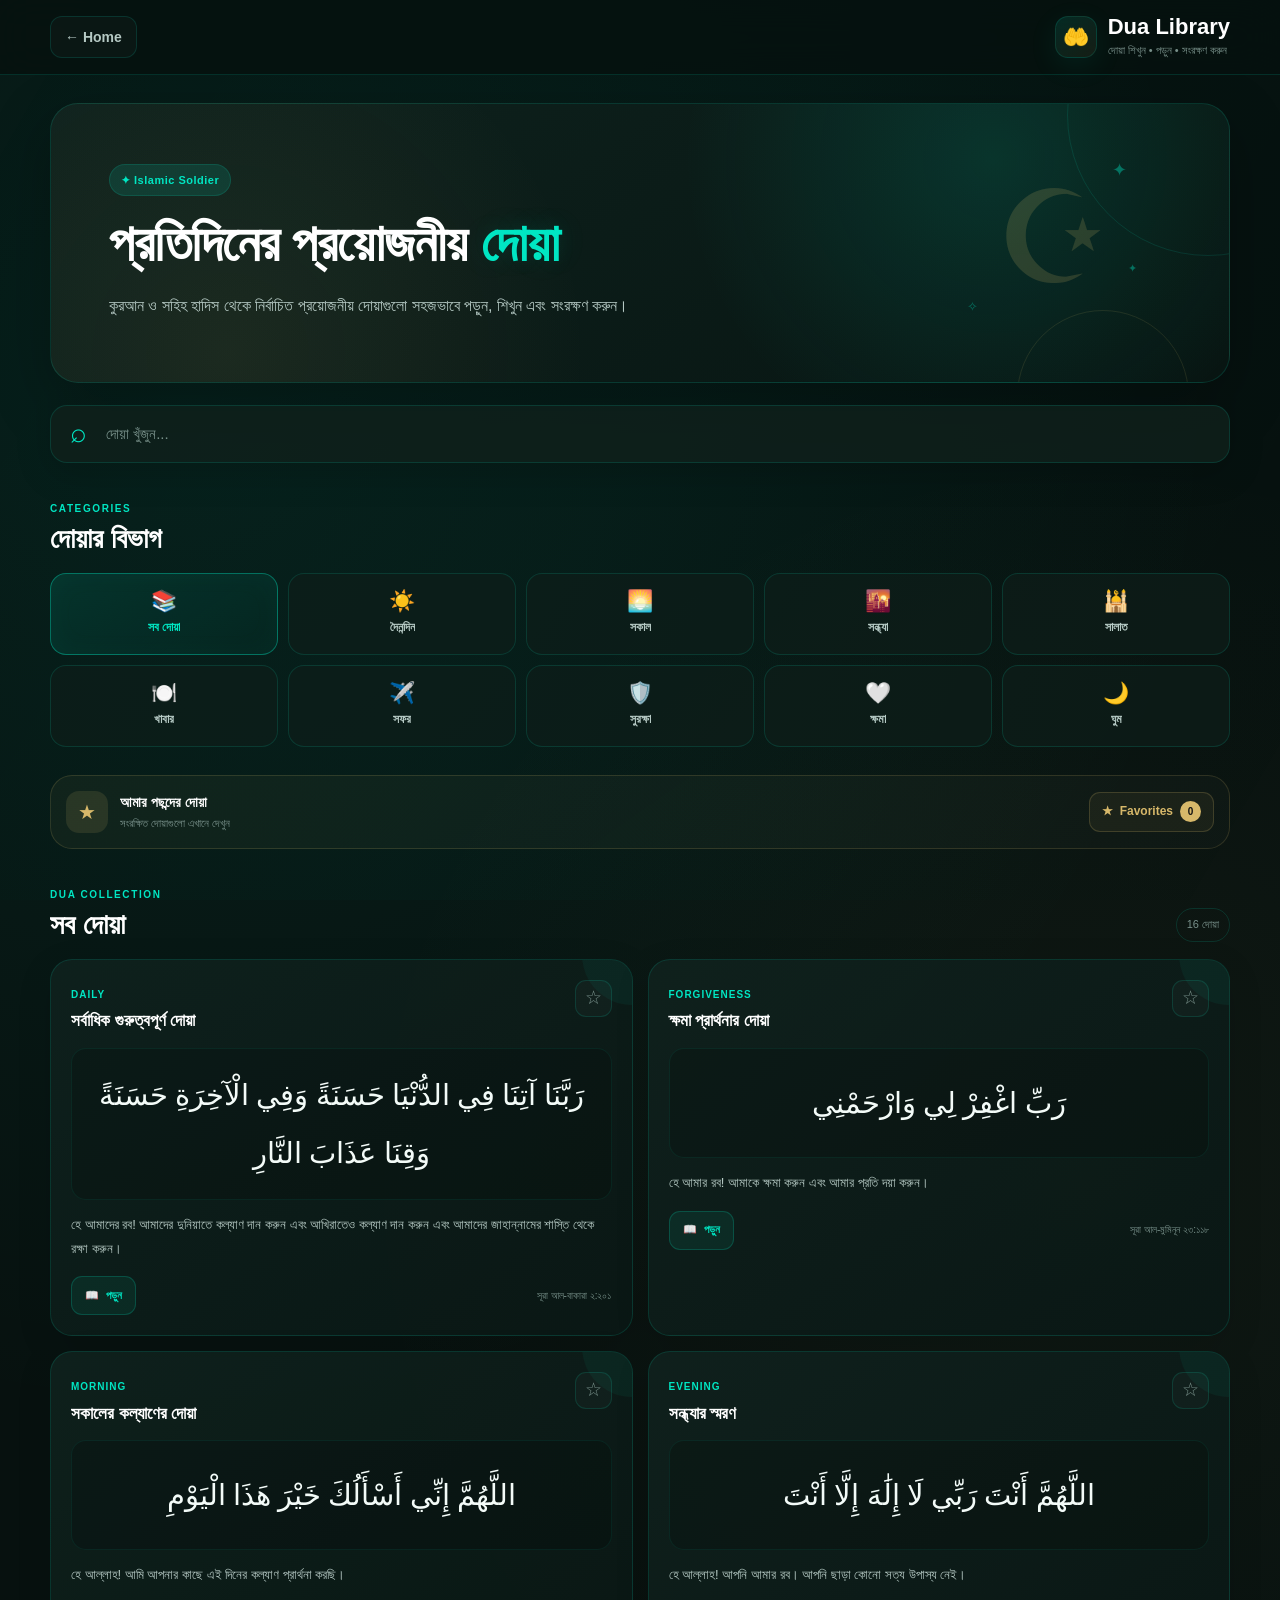
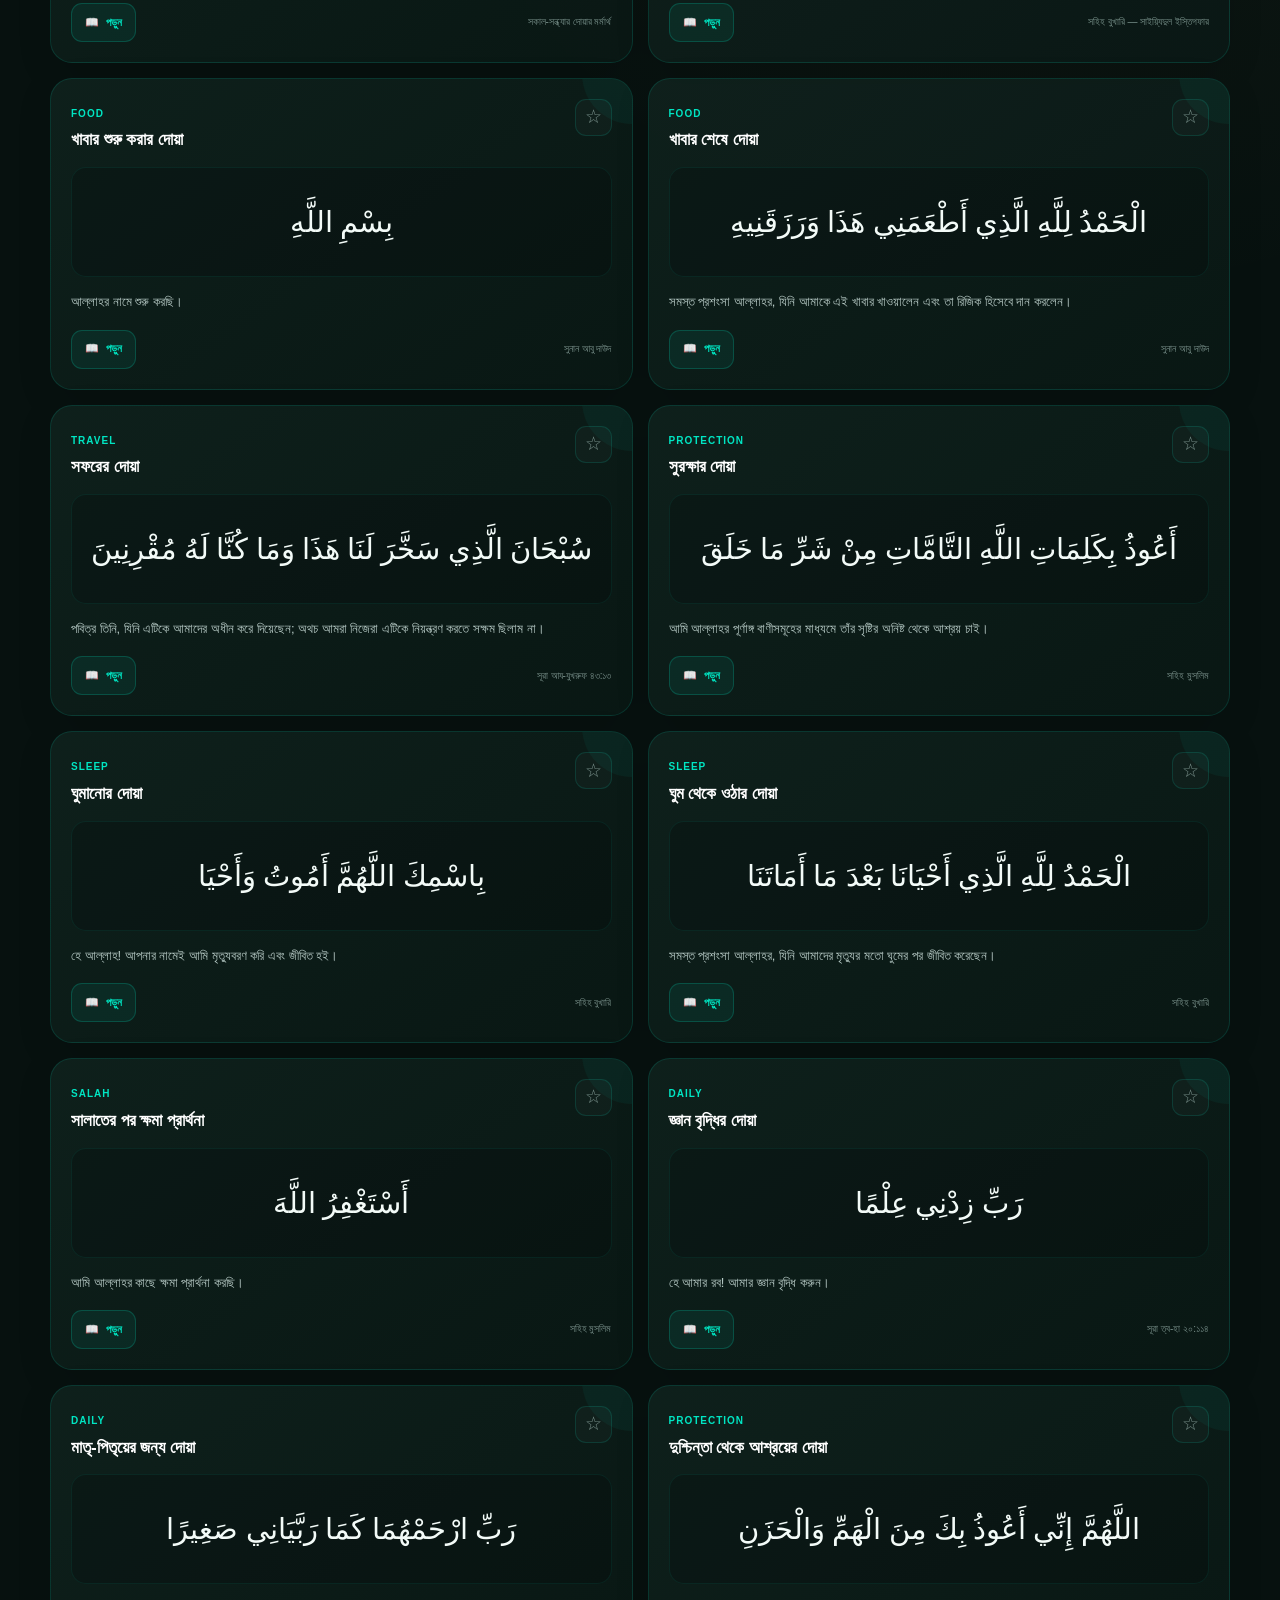
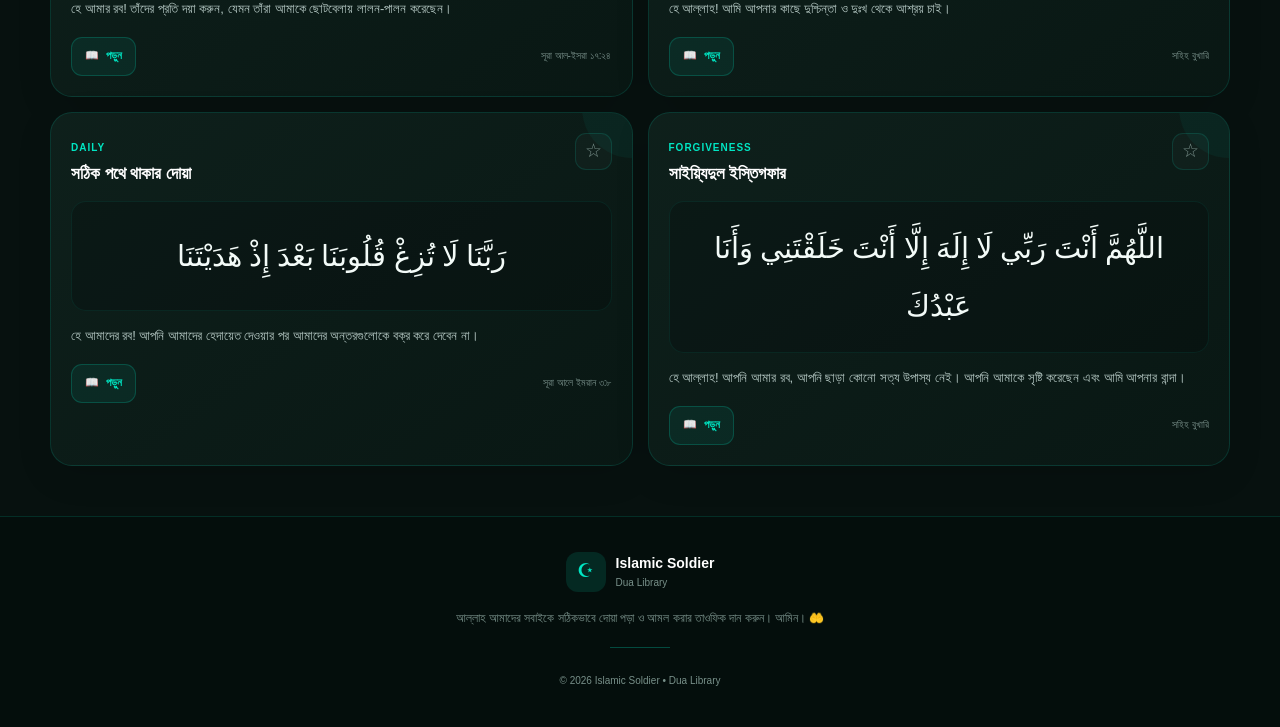
<file: dua.html>
<!DOCTYPE html>
<html lang="bn">
<head>
    <meta charset="UTF-8">

    <meta
        name="viewport"
        content="width=device-width, initial-scale=1.0"
    >

    <meta
        name="description"
        content="Islamic Soldier - Authentic Dua Library"
    >

    <title>Dua Library | Islamic Soldier</title>

    <link rel="stylesheet" href="dua.css">
</head>

<body>

    <!-- =========================
         PAGE HEADER
    ========================== -->
    <header class="dua-header">

        <div class="header-inner">

            <a href="index.html" class="back-btn">
                ← Home
            </a>

            <div class="header-title">
                <span class="header-icon">🤲</span>

                <div>
                    <h1>Dua Library</h1>
                    <p>দোয়া শিখুন • পড়ুন • সংরক্ষণ করুন</p>
                </div>
            </div>

        </div>

    </header>


    <!-- =========================
         MAIN
    ========================== -->
    <main class="dua-main">

        <!-- =========================
             HERO
        ========================== -->
        <section class="dua-hero">

            <div class="hero-content">

                <span class="hero-badge">
                    ✦ Islamic Soldier
                </span>

                <h2>
                    প্রতিদিনের প্রয়োজনীয়
                    <span>দোয়া</span>
                </h2>

                <p>
                    কুরআন ও সহিহ হাদিস থেকে নির্বাচিত
                    প্রয়োজনীয় দোয়াগুলো সহজভাবে পড়ুন,
                    শিখুন এবং সংরক্ষণ করুন।
                </p>

            </div>

            <div class="hero-decoration">
                <div class="crescent">☪</div>
                <div class="star star-one">✦</div>
                <div class="star star-two">✧</div>
                <div class="star star-three">✦</div>
            </div>

        </section>


        <!-- =========================
             SEARCH
        ========================== -->
        <section class="search-section">

            <div class="search-box">

                <span class="search-icon">⌕</span>

                <input
                    type="search"
                    id="duaSearch"
                    placeholder="দোয়া খুঁজুন..."
                    autocomplete="off"
                >

                <button
                    type="button"
                    id="clearSearch"
                    class="clear-search"
                    aria-label="Clear search"
                >
                    ×
                </button>

            </div>

        </section>


        <!-- =========================
             CATEGORY SECTION
        ========================== -->
        <section class="category-section">

            <div class="section-heading">

                <div>
                    <span class="section-label">
                        CATEGORIES
                    </span>

                    <h2>দোয়ার বিভাগ</h2>
                </div>

            </div>


            <div class="category-grid" id="categoryGrid">

                <button
                    type="button"
                    class="category-btn active"
                    data-category="all"
                >
                    <span>📚</span>
                    <strong>সব দোয়া</strong>
                </button>


                <button
                    type="button"
                    class="category-btn"
                    data-category="daily"
                >
                    <span>☀️</span>
                    <strong>দৈনন্দিন</strong>
                </button>


                <button
                    type="button"
                    class="category-btn"
                    data-category="morning"
                >
                    <span>🌅</span>
                    <strong>সকাল</strong>
                </button>


                <button
                    type="button"
                    class="category-btn"
                    data-category="evening"
                >
                    <span>🌇</span>
                    <strong>সন্ধ্যা</strong>
                </button>


                <button
                    type="button"
                    class="category-btn"
                    data-category="salah"
                >
                    <span>🕌</span>
                    <strong>সালাত</strong>
                </button>


                <button
                    type="button"
                    class="category-btn"
                    data-category="food"
                >
                    <span>🍽️</span>
                    <strong>খাবার</strong>
                </button>


                <button
                    type="button"
                    class="category-btn"
                    data-category="travel"
                >
                    <span>✈️</span>
                    <strong>সফর</strong>
                </button>


                <button
                    type="button"
                    class="category-btn"
                    data-category="protection"
                >
                    <span>🛡️</span>
                    <strong>সুরক্ষা</strong>
                </button>


                <button
                    type="button"
                    class="category-btn"
                    data-category="forgiveness"
                >
                    <span>🤍</span>
                    <strong>ক্ষমা</strong>
                </button>


                <button
                    type="button"
                    class="category-btn"
                    data-category="sleep"
                >
                    <span>🌙</span>
                    <strong>ঘুম</strong>
                </button>

            </div>

        </section>


        <!-- =========================
             FAVORITES BAR
        ========================== -->
        <section class="favorites-bar">

            <div class="favorites-info">

                <span class="favorites-icon">
                    ★
                </span>

                <div>
                    <strong>আমার পছন্দের দোয়া</strong>

                    <small>
                        সংরক্ষিত দোয়াগুলো এখানে দেখুন
                    </small>
                </div>

            </div>


            <button
                type="button"
                id="favoritesToggle"
                class="favorites-toggle"
            >
                <span>★</span>

                <span>
                    Favorites
                </span>

                <b id="favoriteCount">0</b>
            </button>

        </section>


        <!-- =========================
             DUA LIST HEADER
        ========================== -->
        <section class="dua-list-section">

            <div class="list-header">

                <div>
                    <span class="section-label">
                        DUA COLLECTION
                    </span>

                    <h2 id="listTitle">
                        সব দোয়া
                    </h2>
                </div>

                <span
                    class="dua-count"
                    id="duaCount"
                >
                    0 দোয়া
                </span>

            </div>


            <!-- =========================
                 DUA CARDS
            ========================== -->
            <div
                class="dua-grid"
                id="duaGrid"
            >
                <!-- JavaScript will insert dua cards here -->
            </div>


            <!-- =========================
                 EMPTY STATE
            ========================== -->
            <div
                class="empty-state"
                id="emptyState"
                hidden
            >

                <div class="empty-icon">
                    🔎
                </div>

                <h3>
                    কোনো দোয়া পাওয়া যায়নি
                </h3>

                <p>
                    অন্য কোনো শব্দ দিয়ে আবার চেষ্টা করুন।
                </p>

            </div>

        </section>

    </main>


    <!-- =========================
         DUA READING MODAL
    ========================== -->
    <div
        class="dua-modal"
        id="duaModal"
        aria-hidden="true"
    >

        <div class="modal-overlay" id="modalOverlay"></div>


        <div
            class="modal-content"
            role="dialog"
            aria-modal="true"
            aria-labelledby="modalTitle"
        >

            <!-- Modal Header -->
            <div class="modal-header">

                <div>
                    <span
                        class="modal-category"
                        id="modalCategory"
                    >
                        Daily
                    </span>

                    <h2 id="modalTitle">
                        Dua
                    </h2>
                </div>


                <button
                    type="button"
                    id="closeModal"
                    class="close-modal"
                    aria-label="Close"
                >
                    ×
                </button>

            </div>


            <!-- Arabic -->
            <div class="reading-block arabic-block">

                <div class="block-label">
                    <span>عربي</span>
                    <span>Arabic</span>
                </div>

                <p
                    id="modalArabic"
                    class="arabic-text"
                    dir="rtl"
                >
                </p>

            </div>


            <!-- Transliteration -->
            <div class="reading-block">

                <div class="block-label">
                    <span>উচ্চারণ</span>
                    <span>Transliteration</span>
                </div>

                <p
                    id="modalTransliteration"
                    class="transliteration-text"
                >
                </p>

            </div>


            <!-- Bangla Meaning -->
            <div class="reading-block">

                <div class="block-label">
                    <span>বাংলা অর্থ</span>
                    <span>Meaning</span>
                </div>

                <p
                    id="modalMeaning"
                    class="meaning-text"
                >
                </p>

            </div>


            <!-- Reference -->
            <div class="reference-box">

                <span class="reference-icon">
                    📖
                </span>

                <div>
                    <small>Reference</small>

                    <p id="modalReference">
                        —
                    </p>
                </div>

            </div>


            <!-- Modal Actions -->
            <div class="modal-actions">

                <button
                    type="button"
                    id="modalFavorite"
                    class="modal-action favorite-action"
                >
                    <span>☆</span>
                    <span>Favorite</span>
                </button>


                <button
                    type="button"
                    id="modalListen"
                    class="modal-action listen-action"
                >
                    <span id="listenIcon">🔊</span>
                    <span id="listenText">Listen</span>
                </button>

            </div>

        </div>

    </div>


    <!-- =========================
         FOOTER
    ========================== -->
    <footer class="dua-footer">

        <div class="footer-inner">

            <div class="footer-logo">
                <span>☪</span>

                <div>
                    <strong>Islamic Soldier</strong>
                    <small>Dua Library</small>
                </div>
            </div>

            <p>
                আল্লাহ আমাদের সবাইকে সঠিকভাবে দোয়া
                পড়া ও আমল করার তাওফিক দান করুন। আমিন। 🤲
            </p>

            <span class="footer-line"></span>

            <small>
                © 2026 Islamic Soldier • Dua Library
            </small>

        </div>

    </footer>


    <!-- =========================
         JAVASCRIPT
    ========================== -->
    <script src="dua.js"></script>

</body>
</html>
</file>
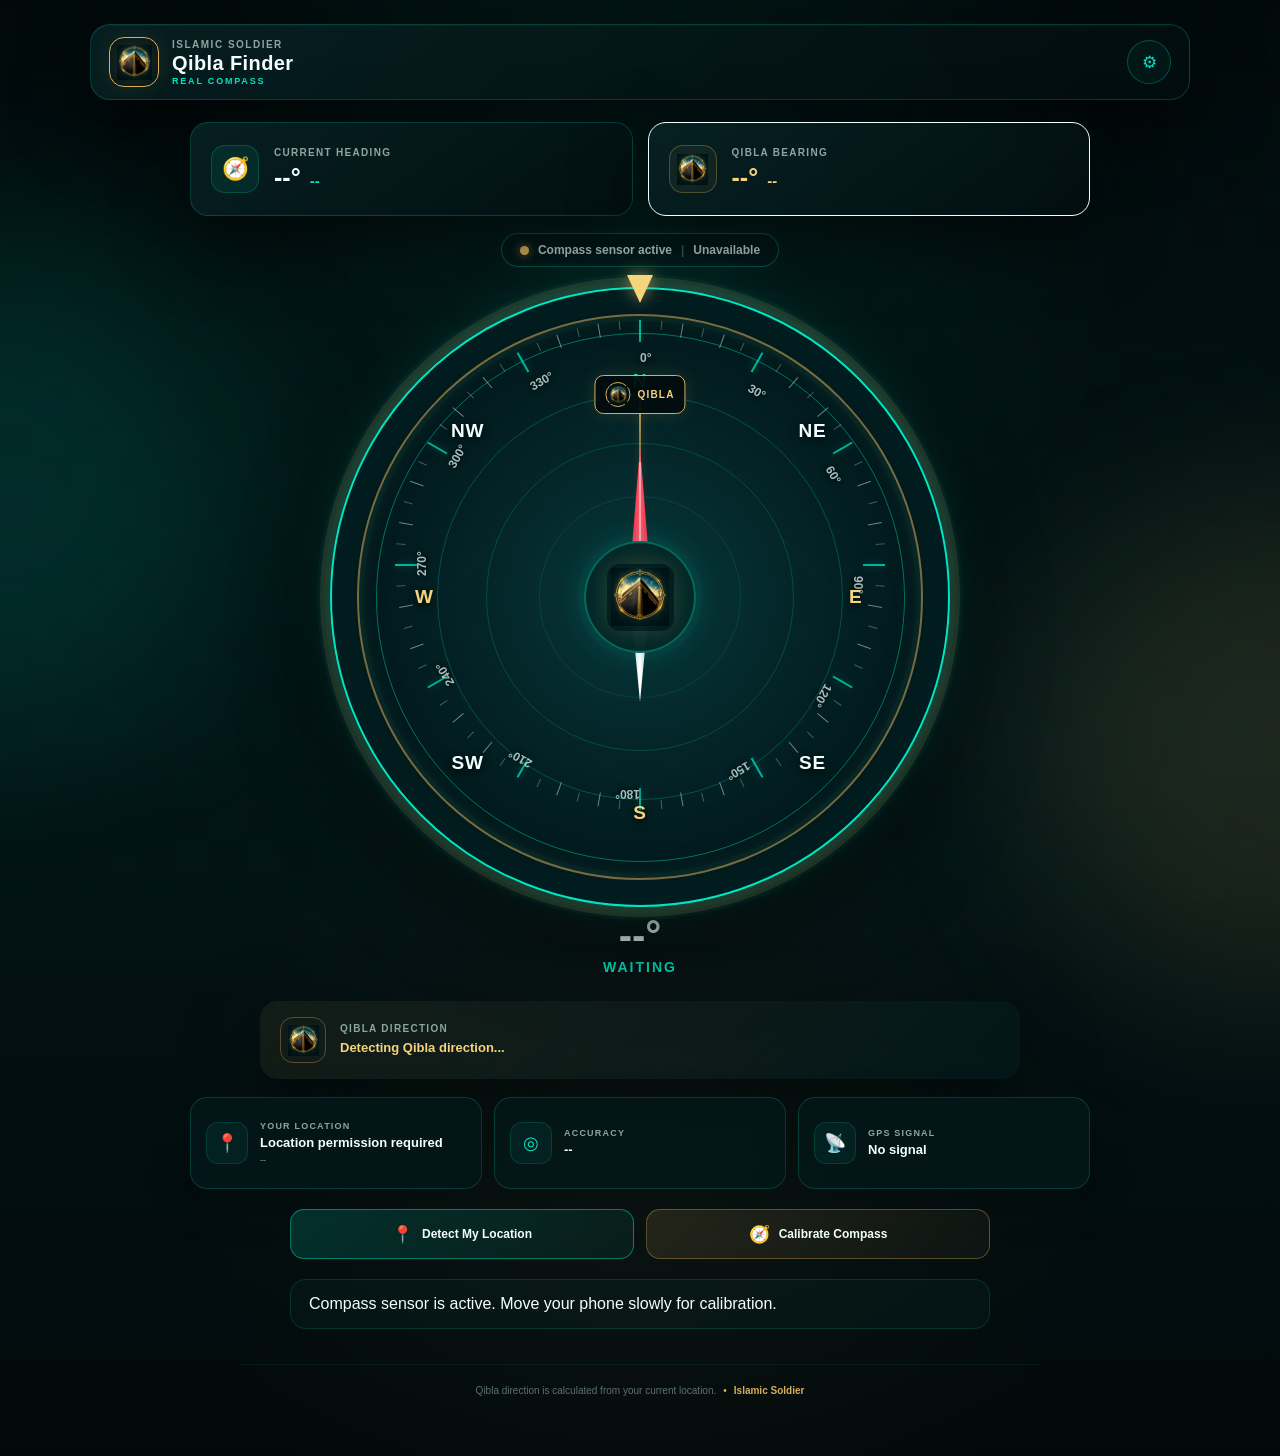
<file: qibla.html>
<!DOCTYPE html>
<html lang="en">
<head>
    <meta charset="UTF-8">
    <meta name="viewport" content="width=device-width, initial-scale=1.0">
    <meta name="theme-color" content="#020b0d">

    <title>Qibla Finder | Islamic Soldier</title>

    <link rel="stylesheet" href="qibla.css">
</head>

<body>

    <!-- =========================================
         QIBLA COMPASS APP
    ========================================== -->

    <main class="qibla-app">

        <!-- Background -->
        <div class="background-glow glow-left"></div>
        <div class="background-glow glow-right"></div>
        <div class="islamic-pattern"></div>


        <!-- =====================================
             HEADER
        ====================================== -->

        <header class="app-header">

            <div class="brand">

                <div class="brand-kaaba">
                    <img src="kaabaa.png" alt="Kaaba">
                </div>

                <div class="brand-info">

                    <span class="brand-small">
                        ISLAMIC SOLDIER
                    </span>

                    <h1>
                        Qibla Finder
                    </h1>

                    <span class="brand-tag">
                        REAL COMPASS
                    </span>

                </div>

            </div>


            <button
                type="button"
                class="settings-btn"
                id="settingsBtn"
                aria-label="Compass settings"
            >
                ⚙
            </button>

        </header>



        <!-- =====================================
             TOP STATUS
        ====================================== -->

        <section class="heading-cards">

            <!-- Current Heading -->

            <div class="heading-card">

                <div class="heading-card-icon compass-icon">
                    🧭
                </div>

                <div class="heading-card-content">

                    <span class="card-label">
                        CURRENT HEADING
                    </span>

                    <div class="heading-value">

                        <strong id="headingDegree">
                            --°
                        </strong>

                        <span id="headingDirection">
                            --
                        </span>

                    </div>

                </div>

            </div>


            <!-- Qibla Bearing -->

            <div class="heading-card qibla-heading-card">

                <div class="heading-card-icon kaaba-icon">
                    <img src="kaabaa.png" alt="Kaaba">
                </div>

                <div class="heading-card-content">

                    <span class="card-label">
                        QIBLA BEARING
                    </span>

                    <div class="heading-value qibla-value">

                        <strong id="qiblaDegree">
                            --°
                        </strong>

                        <span id="qiblaDirection">
                            --
                        </span>

                    </div>

                </div>

            </div>

        </section>



        <!-- =====================================
             COMPASS STATUS
        ====================================== -->

        <div class="compass-status">

            <span class="status-indicator" id="statusIndicator"></span>

            <span id="compassState">
                Compass waiting...
            </span>

            <span class="status-separator">
                |
            </span>

            <span id="gpsStateTop">
                GPS waiting...
            </span>

        </div>



        <!-- =====================================
             REAL COMPASS
        ====================================== -->

        <section class="compass-area">

            <div class="compass-wrapper">


                <!-- Fixed top direction marker -->

                <div class="fixed-direction-marker">

                    <span class="marker-arrow"></span>

                </div>



                <!-- Outer Compass -->

                <div
                    class="real-compass"
                    id="compass"
                >


                    <!-- Outer glow -->

                    <div class="compass-outer-glow"></div>


                    <!-- Metallic outer ring -->

                    <div class="compass-metal-ring">

                        <div class="metal-ring-inner"></div>

                    </div>



                    <!-- =================================
                         ROTATING COMPASS DIAL
                    ================================== -->

                    <div
                        class="compass-dial"
                        id="compassDial"
                    >


                        <!-- Degree ticks -->

                        <div
                            class="degree-ticks"
                            id="degreeTicks"
                        ></div>


                        <!-- Degree numbers -->

                        <div
                            class="degree-numbers"
                            id="degreeNumbers"
                        ></div>


                        <!-- Cardinal directions -->

                        <div
                            class="cardinal-direction north"
                            data-direction="N"
                        >
                            N
                        </div>

                        <div
                            class="cardinal-direction north-east"
                            data-direction="NE"
                        >
                            NE
                        </div>

                        <div
                            class="cardinal-direction east"
                            data-direction="E"
                        >
                            E
                        </div>

                        <div
                            class="cardinal-direction south-east"
                            data-direction="SE"
                        >
                            SE
                        </div>

                        <div
                            class="cardinal-direction south"
                            data-direction="S"
                        >
                            S
                        </div>

                        <div
                            class="cardinal-direction south-west"
                            data-direction="SW"
                        >
                            SW
                        </div>

                        <div
                            class="cardinal-direction west"
                            data-direction="W"
                        >
                            W
                        </div>

                        <div
                            class="cardinal-direction north-west"
                            data-direction="NW"
                        >
                            NW
                        </div>



                        <!-- Compass face -->

                        <div class="compass-face">

                            <div class="compass-star"></div>

                            <div class="inner-compass-ring"></div>

                            <div class="inner-compass-ring second"></div>

                        </div>

                    </div>



                    <!-- =================================
                         QIBLA INDICATOR
                    ================================== -->

                    <div
                        class="qibla-indicator"
                        id="qiblaIndicator"
                    >

                        <div class="qibla-line"></div>

                        <div class="qibla-marker">

                            <div class="qibla-marker-icon">
                                <img
                                    src="kaabaa.png"
                                    alt="Qibla"
                                >
                            </div>

                            <span>
                                QIBLA
                            </span>

                        </div>

                    </div>



                    <!-- =================================
                         COMPASS NEEDLE
                    ================================== -->

                    <div
                        class="compass-needle"
                        id="compassNeedle"
                    >

                        <div class="needle-north">
                            <span></span>
                        </div>

                        <div class="needle-south">
                            <span></span>
                        </div>

                        <div class="needle-center">

                            <div class="needle-center-inner"></div>

                        </div>

                    </div>



                    <!-- Center -->

                    <div class="compass-center">

                        <div class="center-glow"></div>

                        <div class="center-kaaba">

                            <img
                                src="kaabaa.png"
                                alt="Holy Kaaba"
                            >

                        </div>

                    </div>


                </div>

            </div>


            <!-- =================================
                 CURRENT DIRECTION
            ================================== -->

            <div class="direction-readout">

                <strong id="largeHeading">
                    --°
                </strong>

                <span id="largeDirection">
                    Waiting
                </span>

            </div>

        </section>



        <!-- =====================================
             QIBLA MESSAGE
        ====================================== -->

        <section class="qibla-message">

            <div class="qibla-message-icon">

                <img
                    src="kaabaa.png"
                    alt="Kaaba"
                >

            </div>

            <div class="qibla-message-content">

                <span>
                    QIBLA DIRECTION
                </span>

                <strong id="qiblaInstruction">
                    Detecting Qibla direction...
                </strong>

            </div>

        </section>



        <!-- =====================================
             DEVICE / GPS STATUS
        ====================================== -->

        <section class="device-info">

            <!-- Location -->

            <div class="info-card location-card">

                <div class="info-icon">
                    📍
                </div>

                <div class="info-content">

                    <span>
                        YOUR LOCATION
                    </span>

                    <strong id="locationText">
                        Detecting location...
                    </strong>

                    <small id="coordinatesText">
                        --° N, --° E
                    </small>

                </div>

            </div>



            <!-- Accuracy -->

            <div class="info-card">

                <div class="info-icon">
                    ◎
                </div>

                <div class="info-content">

                    <span>
                        ACCURACY
                    </span>

                    <strong id="accuracyState">
                        --
                    </strong>

                </div>

            </div>



            <!-- GPS -->

            <div class="info-card">

                <div class="info-icon">
                    📡
                </div>

                <div class="info-content">

                    <span>
                        GPS SIGNAL
                    </span>

                    <strong id="gpsSignal">
                        Waiting
                    </strong>

                </div>

            </div>

        </section>



        <!-- =====================================
             ACTION BUTTONS
        ====================================== -->

        <section class="compass-actions">

            <button
                type="button"
                class="action-btn primary-btn"
                id="detectBtn"
            >

                <span class="action-icon">
                    📍
                </span>

                <span>
                    Detect My Location
                </span>

            </button>


            <button
                type="button"
                class="action-btn secondary-btn"
                id="calibrateBtn"
            >

                <span class="action-icon">
                    🧭
                </span>

                <span>
                    Calibrate Compass
                </span>

            </button>

        </section>



        <!-- =====================================
             SENSOR MESSAGE
        ====================================== -->

        <section
            class="sensor-message"
            id="sensorMessage"
        >

            <div class="sensor-message-icon">
                ✦
            </div>

            <div>

                <strong>
                    Compass Calibration
                </strong>

                <p>
                    If the compass direction seems inaccurate,
                    slowly move your phone in a figure-8 motion.
                </p>

            </div>

        </section>



        <!-- =====================================
             FOOTER
        ====================================== -->

        <footer class="app-footer">

            <span>
                Qibla direction is calculated from your current location.
            </span>

            <span class="footer-dot">
                •
            </span>

            <strong>
                Islamic Soldier
            </strong>

        </footer>


    </main>


    <!-- =========================================
         JAVASCRIPT
    ========================================== -->

    <script src="qibla.js"></script>

</body>
</html>
</file>
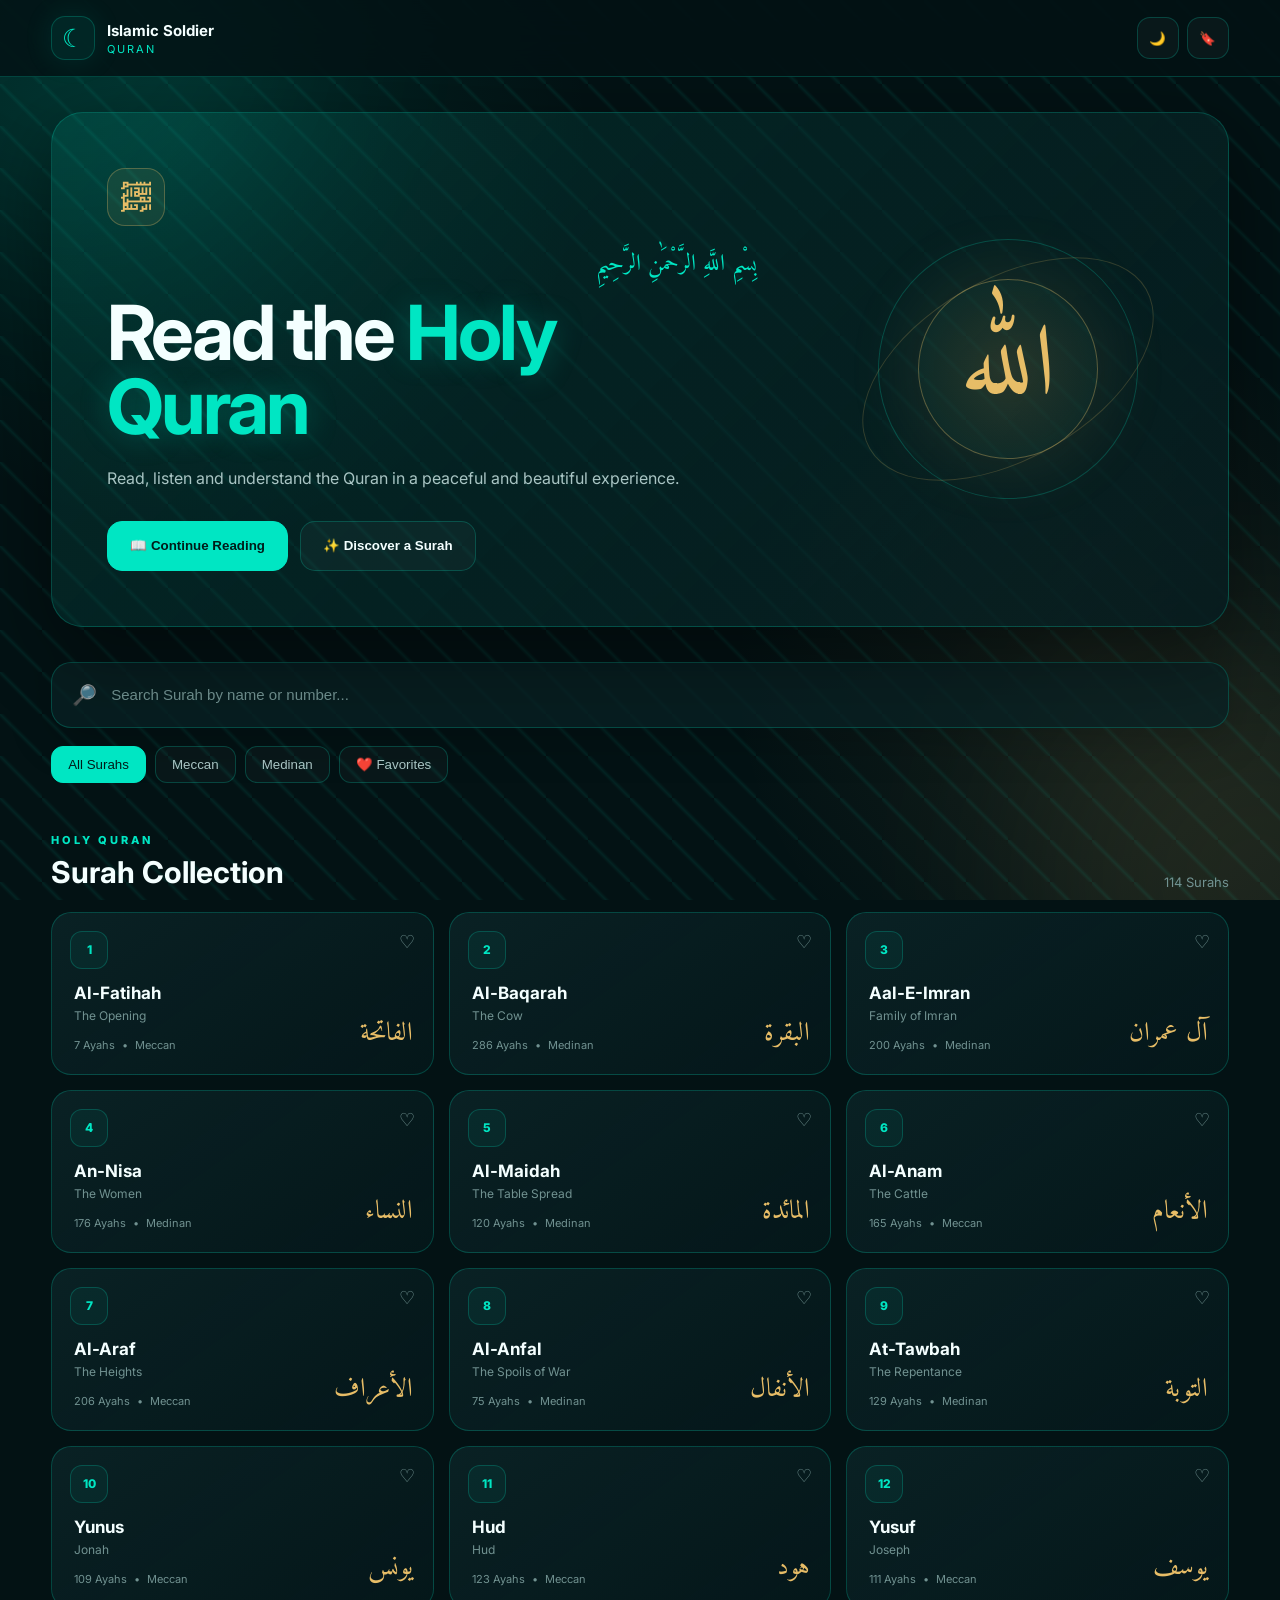
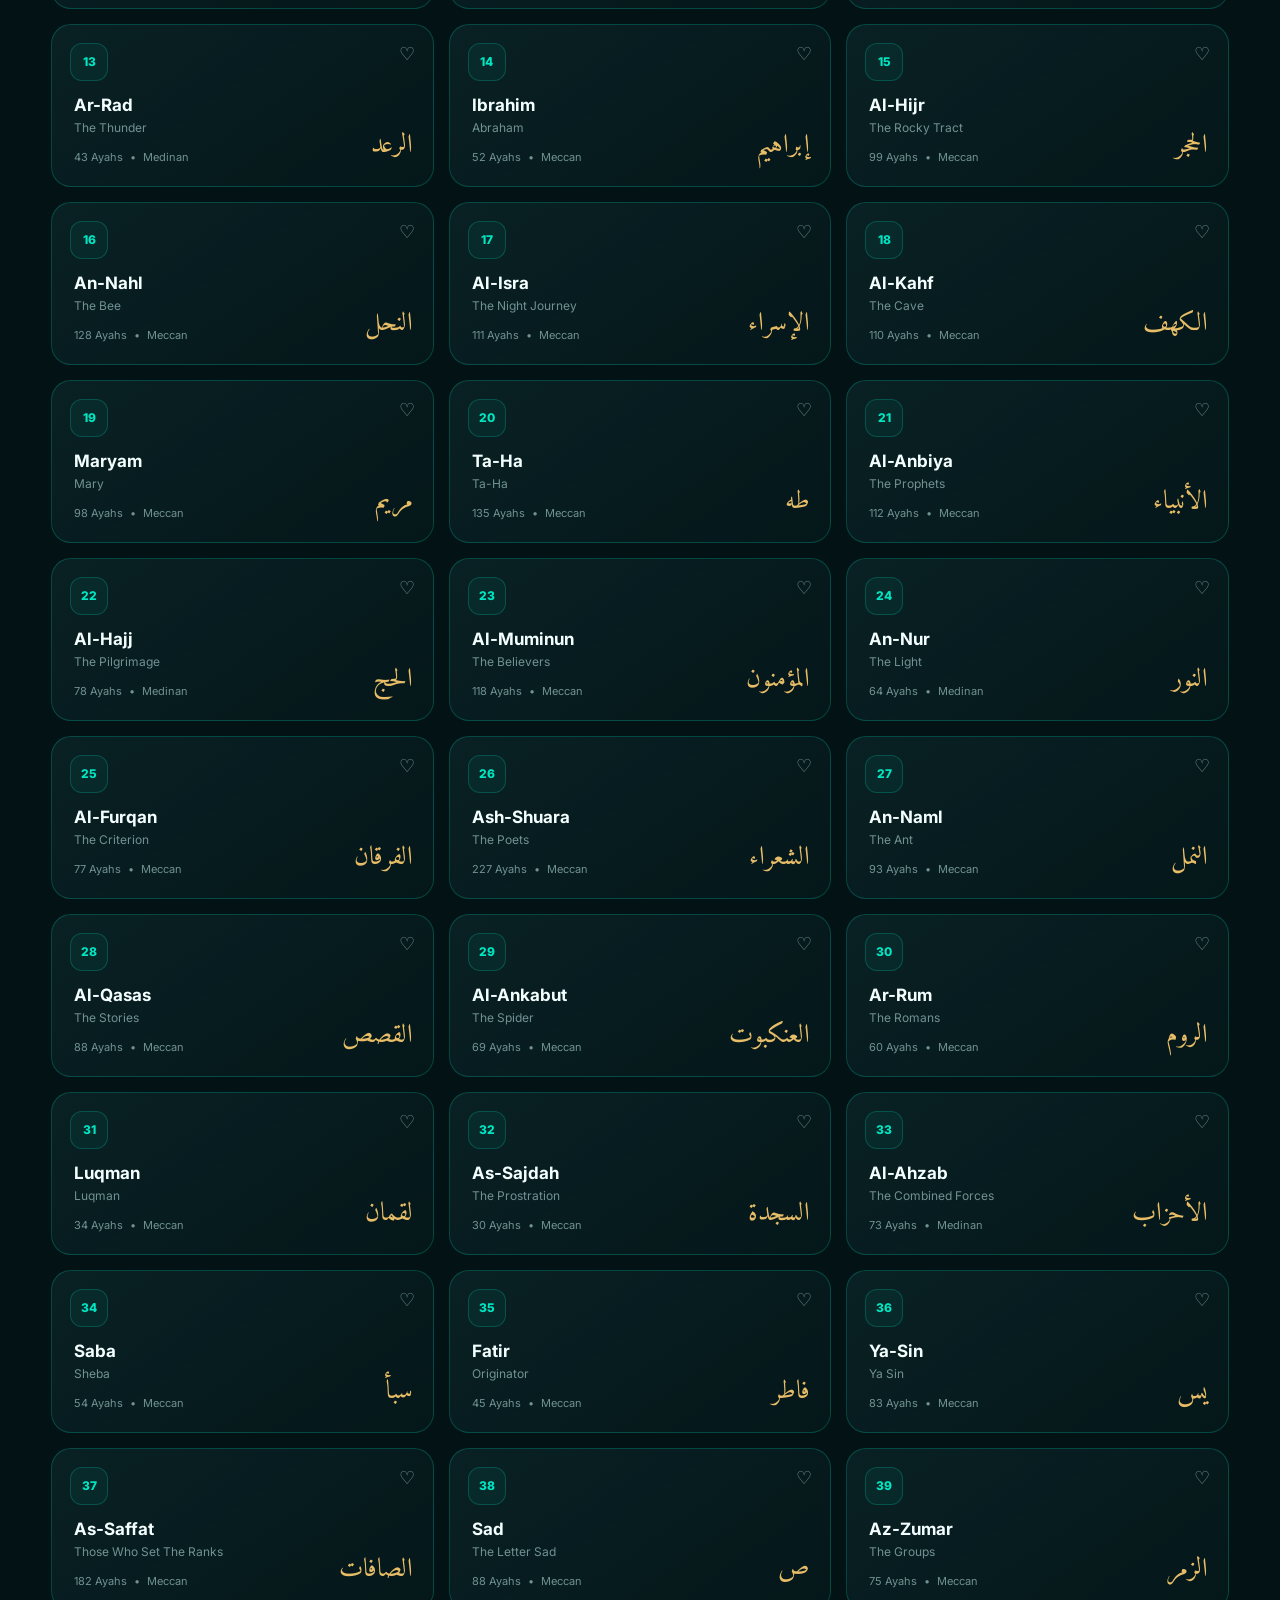
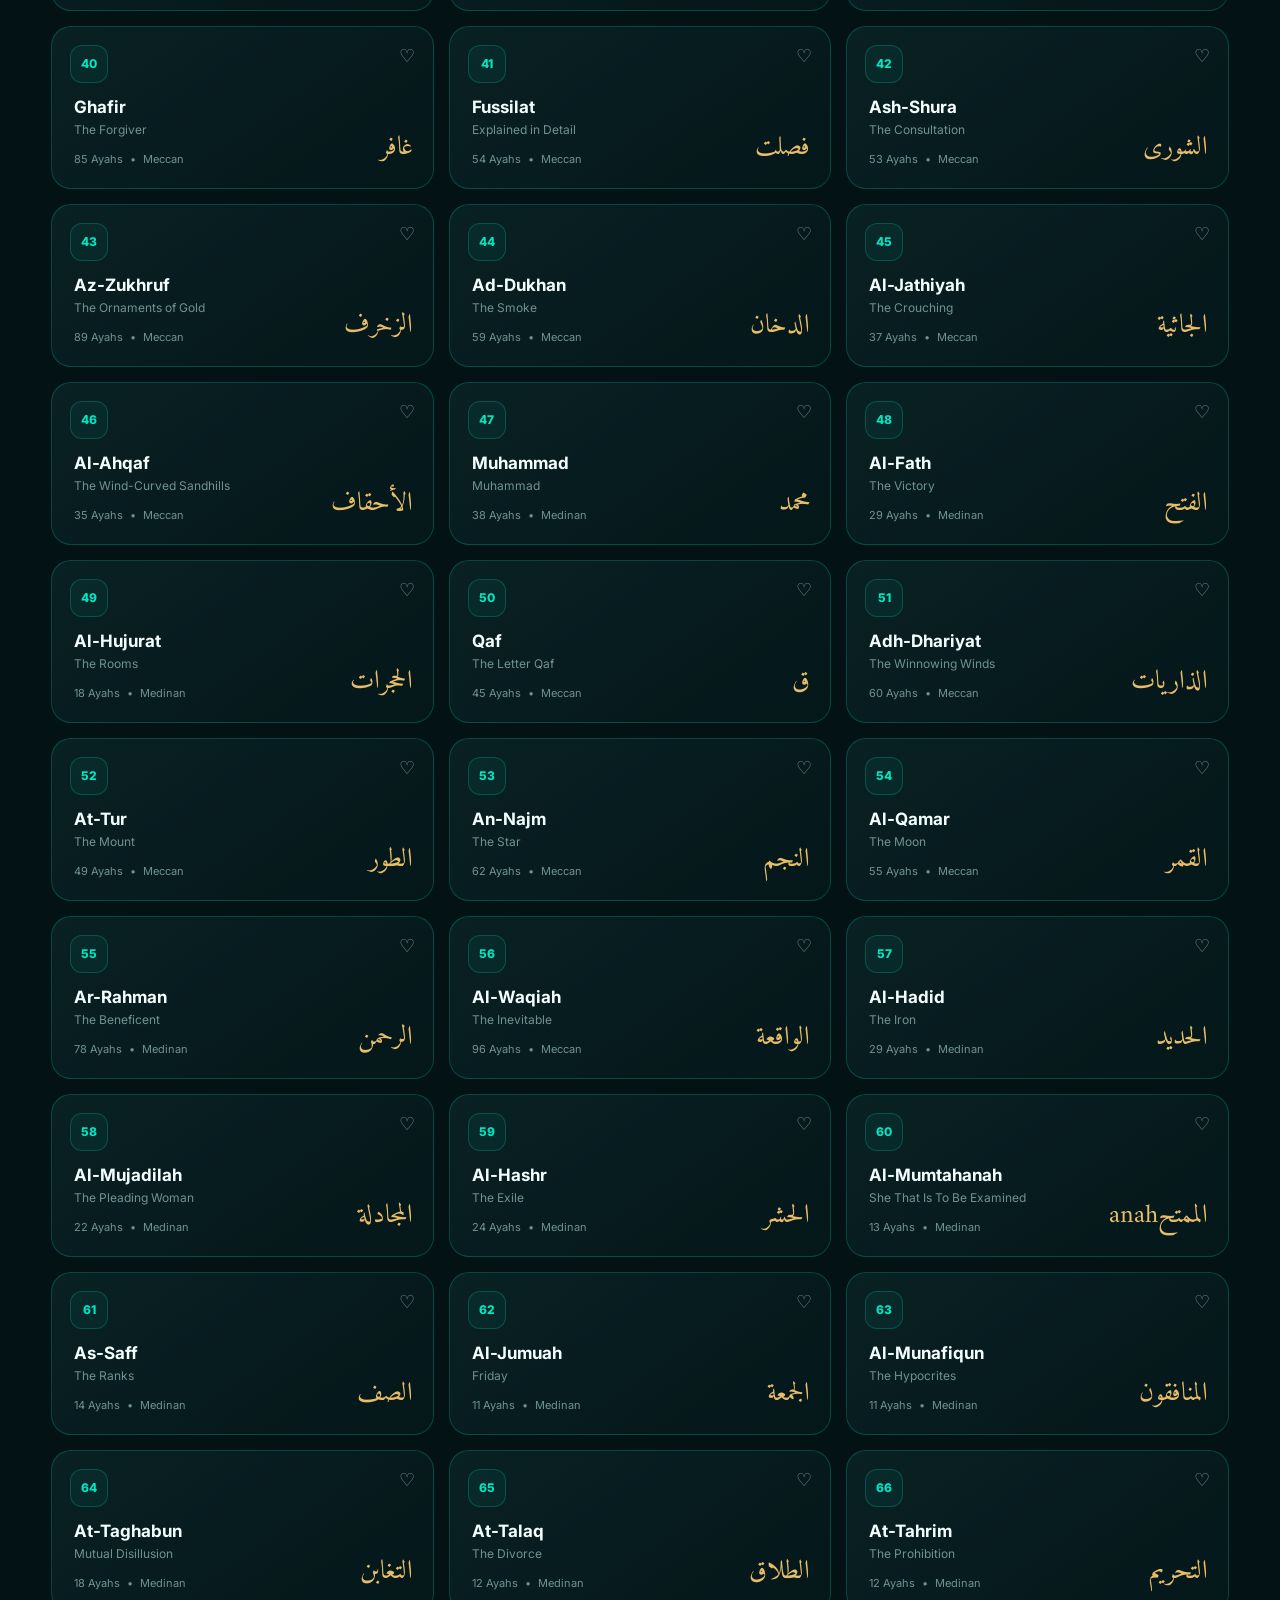
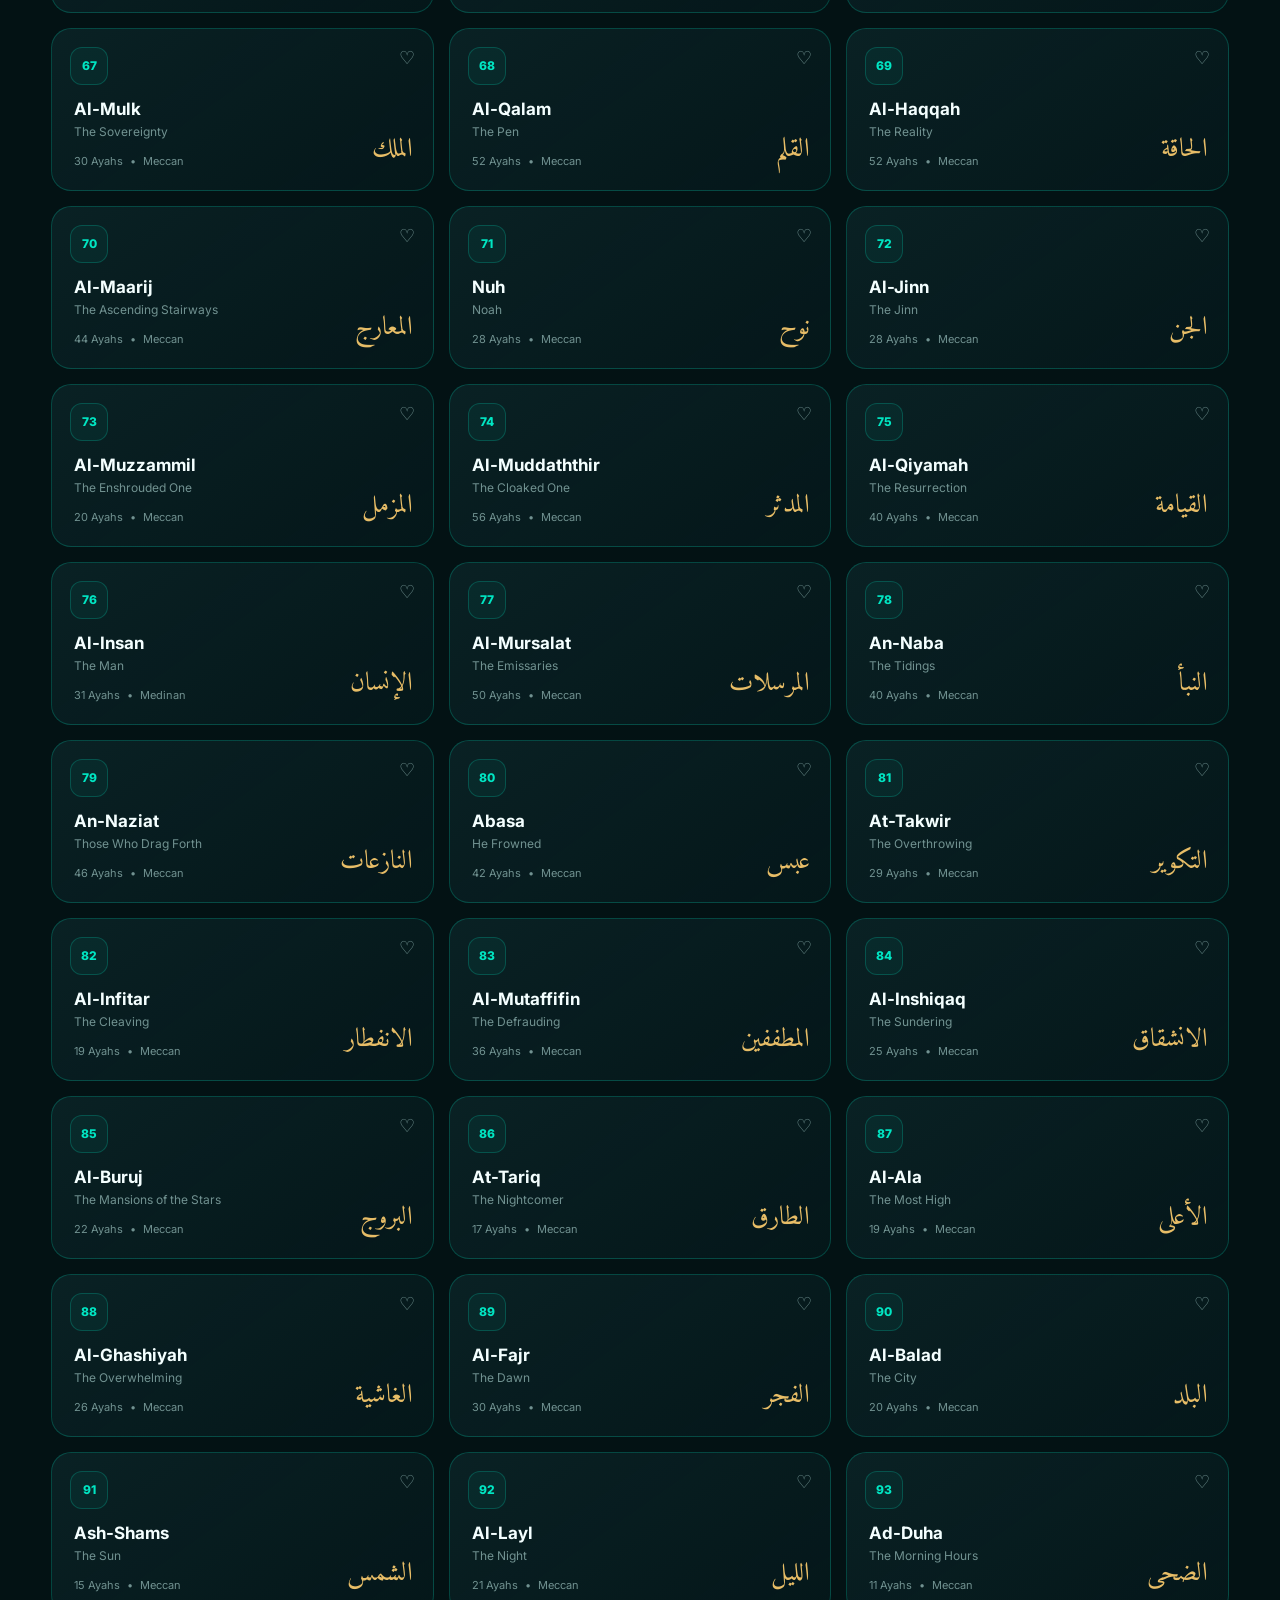
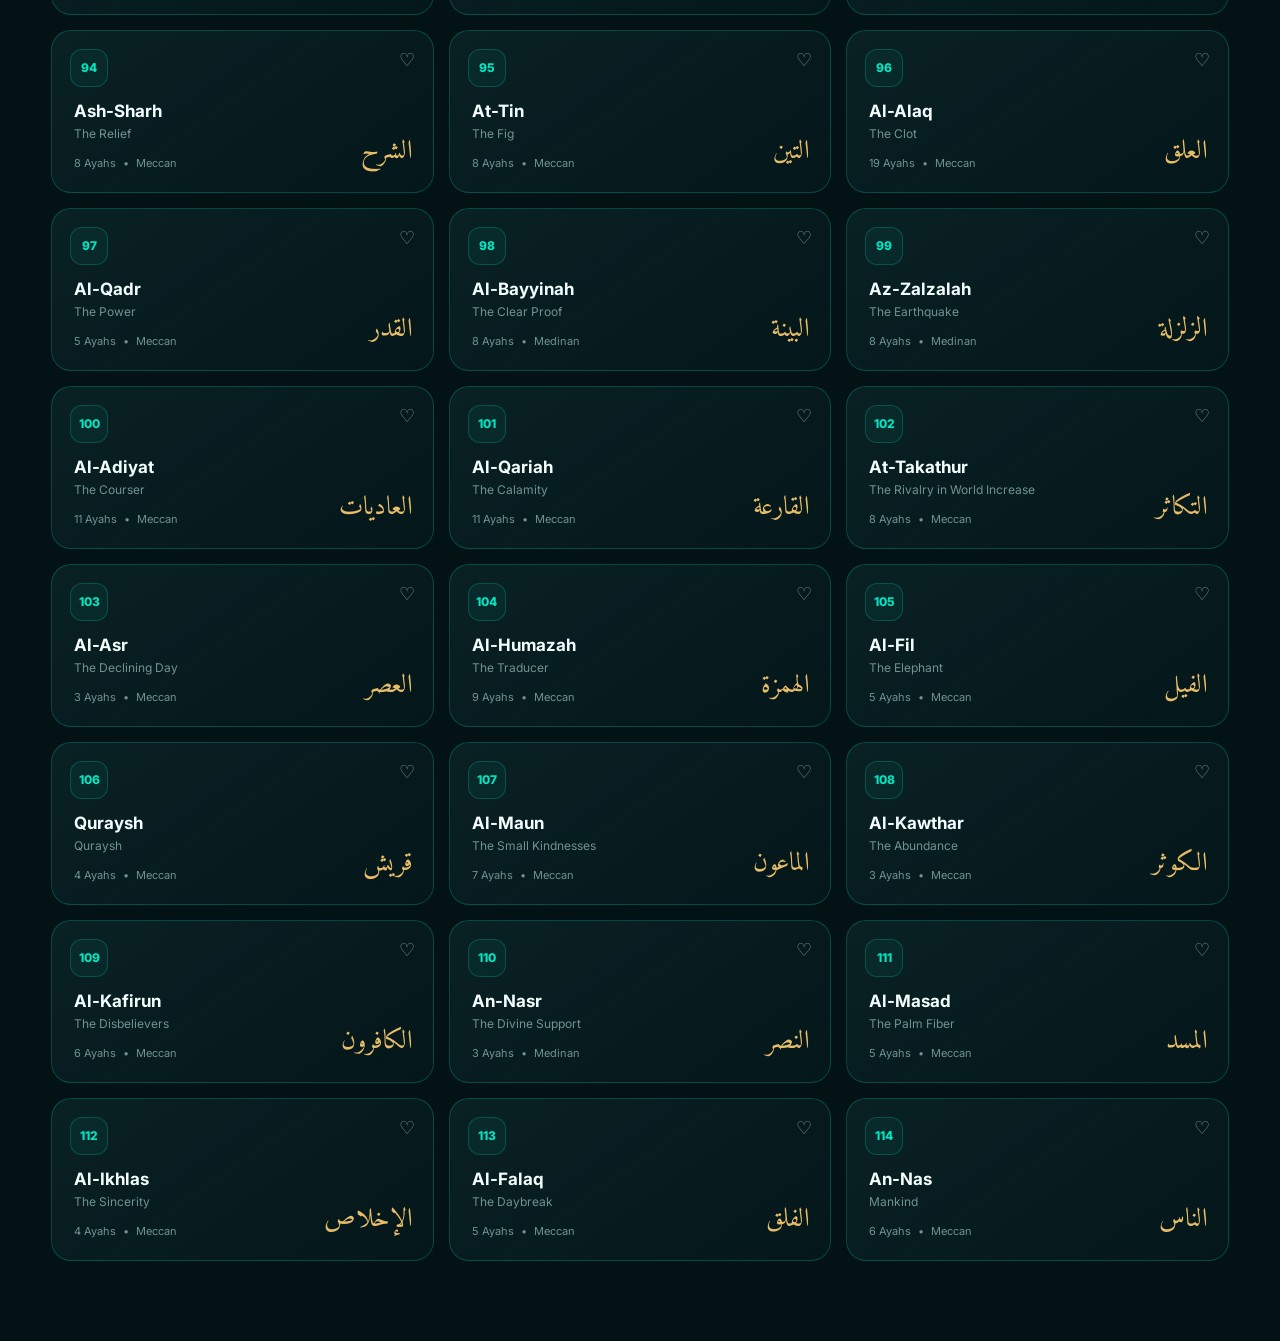
<file: quran.html>
<!DOCTYPE html>
<html lang="en">
<head>
    <meta charset="UTF-8">

    <meta name="viewport"
          content="width=device-width, initial-scale=1.0">

    <meta name="description"
          content="Islamic Soldier Quran — Read, Listen and Explore the Holy Quran">

    <title>Quran | Islamic Soldier</title>

    <!-- Google Fonts -->
    <link rel="preconnect" href="https://fonts.googleapis.com">
    <link rel="preconnect" href="https://fonts.gstatic.com" crossorigin>

    <link href="https://fonts.googleapis.com/css2?family=Amiri:wght@400;700&family=Inter:wght@400;500;600;700;800&display=swap"
          rel="stylesheet">

    <!-- Quran CSS -->
    <link rel="stylesheet" href="quran.css">
</head>

<body>

<!-- =====================================================
     BACKGROUND
===================================================== -->

<div class="quran-bg">
    <div class="bg-pattern"></div>
    <div class="bg-glow glow-one"></div>
    <div class="bg-glow glow-two"></div>
</div>


<!-- =====================================================
     HEADER
===================================================== -->

<header class="quran-header">

    <div class="header-inner">

        <a href="../index.html" class="brand">

            <div class="brand-icon">
                ☾
            </div>

            <div>
                <strong>Islamic Soldier</strong>
                <span>Quran</span>
            </div>

        </a>


        <div class="header-actions">

            <button
                class="icon-btn"
                id="themeBtn"
                title="Change Theme">
                🌙
            </button>

            <button
                class="icon-btn"
                id="bookmarkBtn"
                title="Bookmarks">
                🔖
            </button>

        </div>

    </div>

</header>



<!-- =====================================================
     MAIN
===================================================== -->

<main class="quran-container">


<!-- =====================================================
     HERO
===================================================== -->

<section class="quran-hero">

    <div class="hero-content">

        <div class="hero-badge">
            ﷽
        </div>

        <p class="arabic-subtitle">
            بِسْمِ اللَّهِ الرَّحْمَٰنِ الرَّحِيمِ
        </p>

        <h1>
            Read the
            <span>Holy Quran</span>
        </h1>

        <p class="hero-description">
            Read, listen and understand the Quran
            in a peaceful and beautiful experience.
        </p>

        <div class="hero-buttons">

            <button
                class="primary-btn"
                id="continueReadingBtn">
                📖 Continue Reading
            </button>

            <button
                class="secondary-btn"
                id="randomSurahBtn">
                ✨ Discover a Surah
            </button>

        </div>

    </div>


    <div class="hero-decoration">

        <div class="quran-orbit orbit-one"></div>
        <div class="quran-orbit orbit-two"></div>

        <div class="hero-quran-symbol">
            ﷲ
        </div>

    </div>

</section>



<!-- =====================================================
     SEARCH
===================================================== -->

<section class="search-section">

    <div class="search-box">

        <span class="search-icon">
            🔎
        </span>

        <input
            type="search"
            id="surahSearch"
            placeholder="Search Surah by name or number..."
            autocomplete="off">

        <button
            id="clearSearch"
            class="clear-search">
            ×
        </button>

    </div>

</section>



<!-- =====================================================
     QUICK FILTERS
===================================================== -->

<section class="quick-section">

    <button
        class="filter-btn active"
        data-filter="all">
        All Surahs
    </button>

    <button
        class="filter-btn"
        data-filter="meccan">
        Meccan
    </button>

    <button
        class="filter-btn"
        data-filter="medinan">
        Medinan
    </button>

    <button
        class="filter-btn"
        data-filter="favorite">
        ❤️ Favorites
    </button>

</section>



<!-- =====================================================
     SURAH AREA
===================================================== -->

<section class="surah-section">

    <div class="section-heading">

        <div>
            <span class="section-label">
                HOLY QURAN
            </span>

            <h2>
                Surah Collection
            </h2>
        </div>

        <span
            id="surahCount"
            class="surah-count">
            114 Surahs
        </span>

    </div>


    <div
        id="surahGrid"
        class="surah-grid">

        <!-- Surahs generated by JavaScript -->

    </div>


    <div
        id="emptyState"
        class="empty-state hidden">

        <div class="empty-icon">
            🔎
        </div>

        <h3>
            No Surah Found
        </h3>

        <p>
            Try another Surah name or number.
        </p>

    </div>

</section>

</main>



<!-- =====================================================
     READING MODAL
===================================================== -->

<div
    id="readingModal"
    class="reading-modal hidden">

    <div class="reading-panel">


        <!-- Reading Header -->

        <div class="reading-header">

            <button
                id="closeReading"
                class="close-btn">
                ×
            </button>


            <div class="reading-title">

                <span id="readingSurahNumber">
                    1
                </span>

                <div>

                    <h2 id="readingSurahName">
                        Al-Fatihah
                    </h2>

                    <p id="readingSurahInfo">
                        The Opening • 7 Ayahs
                    </p>

                </div>

            </div>


            <div class="reading-actions">

                <button
                    id="fontDecrease"
                    class="small-action">
                    A-
                </button>

                <button
                    id="fontIncrease"
                    class="small-action">
                    A+
                </button>

                <button
                    id="translationToggle"
                    class="small-action active">
                    বাংলা
                </button>

            </div>

        </div>



        <!-- Bismillah -->

        <div
            id="bismillah"
            class="bismillah">
            بِسْمِ اللَّهِ الرَّحْمَٰنِ الرَّحِيمِ
        </div>



        <!-- Loading -->

        <div
            id="ayahLoading"
            class="ayah-loading">

            <div class="loader"></div>

            <p>
                Loading Quran...
            </p>

        </div>



        <!-- Ayah Container -->

        <div
            id="ayahContainer"
            class="ayah-container">

        </div>



        <!-- Reading Footer -->

        <div class="reading-footer">

            <button
                id="previousSurah"
                class="nav-surah-btn">
                ← Previous
            </button>

            <div
                id="readingProgress"
                class="reading-progress">
                0%
            </div>

            <button
                id="nextSurah"
                class="nav-surah-btn">
                Next →
            </button>

        </div>

    </div>

</div>



<!-- =====================================================
     BOOKMARK PANEL
===================================================== -->

<div
    id="bookmarkPanel"
    class="bookmark-panel hidden">

    <div class="bookmark-box">

        <div class="bookmark-header">

            <h3>
                🔖 Your Bookmarks
            </h3>

            <button
                id="closeBookmark"
                class="close-btn">
                ×
            </button>

        </div>

        <div
            id="bookmarkList"
            class="bookmark-list">

        </div>

    </div>

</div>



<!-- =====================================================
     TOAST
===================================================== -->

<div
    id="toast"
    class="toast">
    Saved
</div>



<!-- =====================================================
     JAVASCRIPT
===================================================== -->

<script src="quran.js"></script>

</body>
</html>
</file>
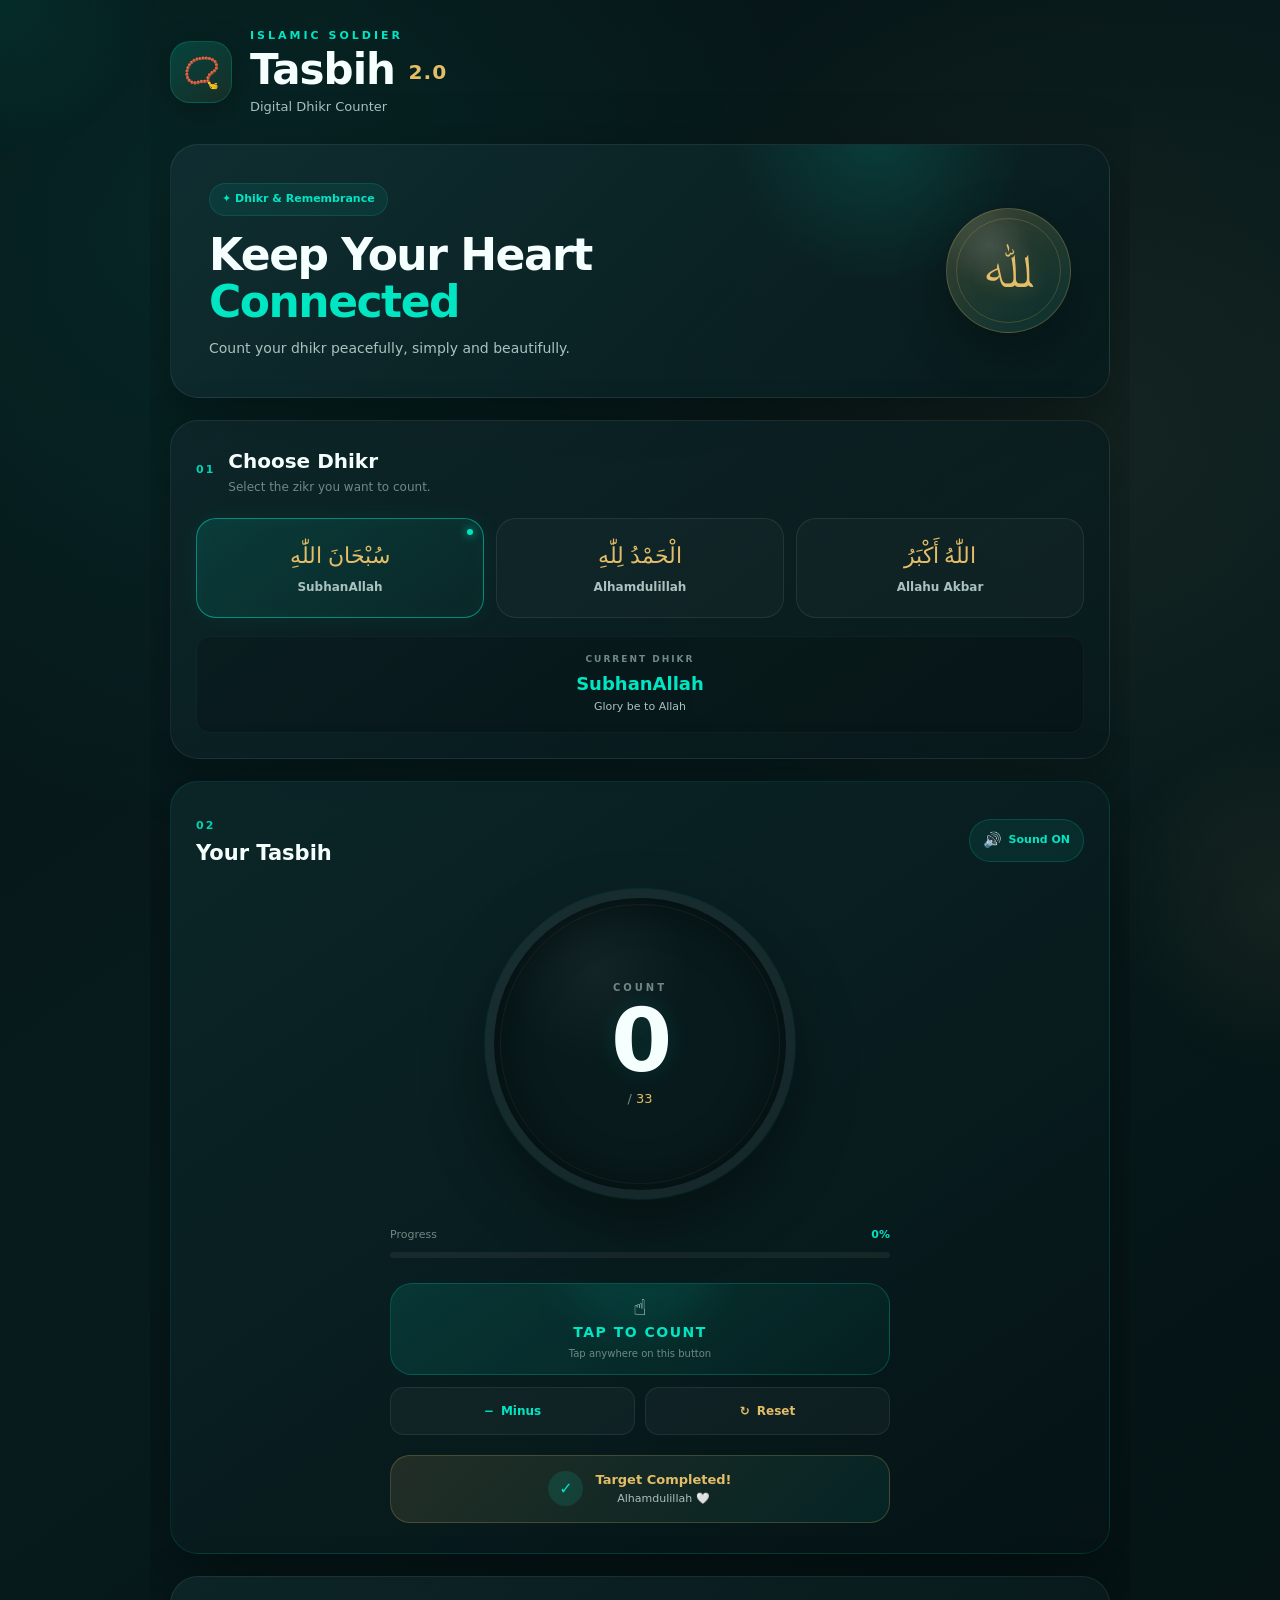
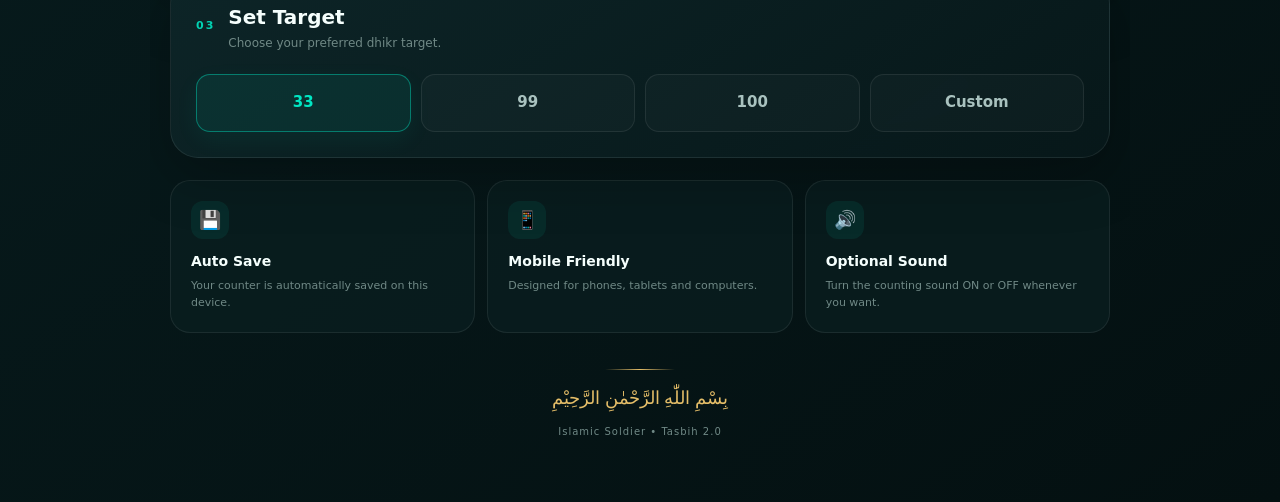
<file: tasbih.html>
<!DOCTYPE html>
<html lang="en">
<head>
    <meta charset="UTF-8">

    <meta
        name="viewport"
        content="width=device-width, initial-scale=1.0"
    >

    <meta
        name="theme-color"
        content="#071a1d"
    >

    <title>Tasbih 2.0 | Islamic Soldier</title>

    <link
        rel="stylesheet"
        href="tasbih.css"
    >
</head>

<body>

    <!-- =========================================
         MAIN WRAPPER
    ========================================== -->

    <main class="tasbih-page">

        <!-- =====================================
             HEADER
        ====================================== -->

        <header class="tasbih-header">

            <div class="header-icon">
                📿
            </div>

            <div class="header-content">

                <p class="eyebrow">
                    ISLAMIC SOLDIER
                </p>

                <h1>
                    Tasbih
                    <span>2.0</span>
                </h1>

                <p class="header-subtitle">
                    Digital Dhikr Counter
                </p>

            </div>

        </header>


        <!-- =====================================
             INTRO / VISUAL AREA
        ====================================== -->

        <section class="tasbih-intro">

            <div class="intro-glow"></div>

            <div class="intro-content">

                <span class="intro-badge">
                    ✦ Dhikr & Remembrance
                </span>

                <h2>
                    Keep Your Heart
                    <strong>Connected</strong>
                </h2>

                <p>
                    Count your dhikr peacefully,
                    simply and beautifully.
                </p>

            </div>

            <div class="intro-symbol">
                <span>ﷲ</span>
            </div>

        </section>


        <!-- =====================================
             ZIKR SELECTION
        ====================================== -->

        <section class="panel">

            <div class="section-heading">

                <span class="section-number">
                    01
                </span>

                <div>
                    <h2>
                        Choose Dhikr
                    </h2>

                    <p>
                        Select the zikr you want to count.
                    </p>
                </div>

            </div>


            <div class="zikr-grid">

                <button
                    type="button"
                    class="zikr-btn active"
                    data-zikr="SubhanAllah"
                    data-meaning="Glory be to Allah"
                >
                    <span class="zikr-arabic">
                        سُبْحَانَ اللّٰهِ
                    </span>

                    <span class="zikr-name">
                        SubhanAllah
                    </span>
                </button>


                <button
                    type="button"
                    class="zikr-btn"
                    data-zikr="Alhamdulillah"
                    data-meaning="All praise is due to Allah"
                >
                    <span class="zikr-arabic">
                        الْحَمْدُ لِلّٰهِ
                    </span>

                    <span class="zikr-name">
                        Alhamdulillah
                    </span>
                </button>


                <button
                    type="button"
                    class="zikr-btn"
                    data-zikr="Allahu Akbar"
                    data-meaning="Allah is the Greatest"
                >
                    <span class="zikr-arabic">
                        اللّٰهُ أَكْبَرُ
                    </span>

                    <span class="zikr-name">
                        Allahu Akbar
                    </span>
                </button>

            </div>


            <div class="current-zikr">

                <span class="current-label">
                    CURRENT DHIKR
                </span>

                <strong id="currentZikr">
                    SubhanAllah
                </strong>

                <span id="currentMeaning">
                    Glory be to Allah
                </span>

            </div>

        </section>


        <!-- =====================================
             COUNTER
        ====================================== -->

        <section class="counter-panel">

            <div class="counter-top">

                <div>
                    <span class="section-number">
                        02
                    </span>

                    <h2>
                        Your Tasbih
                    </h2>
                </div>


                <!-- SOUND TOGGLE -->

                <button
                    type="button"
                    id="soundToggle"
                    class="sound-toggle"
                    aria-label="Toggle sound"
                    aria-pressed="true"
                >

                    <span
                        id="soundIcon"
                        class="sound-icon"
                    >
                        🔊
                    </span>

                    <span
                        id="soundText"
                    >
                        Sound ON
                    </span>

                </button>

            </div>


            <!-- COUNTER RING -->

            <div
                class="counter-ring"
                id="counterRing"
            >

                <div class="counter-inner">

                    <span
                        class="counter-label"
                    >
                        COUNT
                    </span>

                    <strong
                        id="countDisplay"
                    >
                        0
                    </strong>

                    <span
                        class="target-display"
                    >
                        / <span id="targetDisplay">33</span>
                    </span>

                </div>

            </div>


            <!-- PROGRESS -->

            <div class="progress-area">

                <div class="progress-info">

                    <span>
                        Progress
                    </span>

                    <span>
                        <strong id="progressPercent">
                            0%
                        </strong>
                    </span>

                </div>


                <div class="progress-track">

                    <div
                        class="progress-fill"
                        id="progressFill"
                    ></div>

                </div>

            </div>


            <!-- MAIN TAP BUTTON -->

            <button
                type="button"
                id="tapButton"
                class="tap-button"
            >

                <span class="tap-icon">
                    ☝
                </span>

                <span class="tap-title">
                    TAP TO COUNT
                </span>

                <span class="tap-subtitle">
                    Tap anywhere on this button
                </span>

            </button>


            <!-- SECONDARY BUTTONS -->

            <div class="counter-actions">

                <button
                    type="button"
                    id="minusButton"
                    class="action-btn"
                >
                    −
                    <span>Minus</span>
                </button>


                <button
                    type="button"
                    id="resetButton"
                    class="action-btn reset"
                >
                    ↻
                    <span>Reset</span>
                </button>

            </div>


            <!-- COMPLETION MESSAGE -->

            <div
                id="completionMessage"
                class="completion-message"
                hidden
            >

                <span class="completion-icon">
                    ✓
                </span>

                <div>

                    <strong>
                        Target Completed!
                    </strong>

                    <p>
                        Alhamdulillah 🤍
                    </p>

                </div>

            </div>

        </section>


        <!-- =====================================
             TARGET SELECTION
        ====================================== -->

        <section class="panel">

            <div class="section-heading">

                <span class="section-number">
                    03
                </span>

                <div>

                    <h2>
                        Set Target
                    </h2>

                    <p>
                        Choose your preferred dhikr target.
                    </p>

                </div>

            </div>


            <div class="target-grid">

                <button
                    type="button"
                    class="target-btn active"
                    data-target="33"
                >
                    33
                </button>


                <button
                    type="button"
                    class="target-btn"
                    data-target="99"
                >
                    99
                </button>


                <button
                    type="button"
                    class="target-btn"
                    data-target="100"
                >
                    100
                </button>


                <button
                    type="button"
                    id="customTargetButton"
                    class="target-btn"
                >
                    Custom
                </button>

            </div>


            <div
                id="customTargetArea"
                class="custom-target-area"
                hidden
            >

                <label for="customTarget">
                    Enter target
                </label>

                <div class="custom-target-row">

                    <input
                        type="number"
                        id="customTarget"
                        min="1"
                        max="99999"
                        placeholder="Example: 500"
                    >

                    <button
                        type="button"
                        id="applyCustomTarget"
                    >
                        Apply
                    </button>

                </div>

            </div>

        </section>


        <!-- =====================================
             INFORMATION CARDS
        ====================================== -->

        <section class="info-grid">

            <article class="info-card">

                <span class="info-icon">
                    💾
                </span>

                <h3>
                    Auto Save
                </h3>

                <p>
                    Your counter is automatically
                    saved on this device.
                </p>

            </article>


            <article class="info-card">

                <span class="info-icon">
                    📱
                </span>

                <h3>
                    Mobile Friendly
                </h3>

                <p>
                    Designed for phones,
                    tablets and computers.
                </p>

            </article>


            <article class="info-card">

                <span class="info-icon">
                    🔊
                </span>

                <h3>
                    Optional Sound
                </h3>

                <p>
                    Turn the counting sound
                    ON or OFF whenever you want.
                </p>

            </article>

        </section>


        <!-- =====================================
             FOOTER
        ====================================== -->

        <footer class="tasbih-footer">

            <div class="footer-line"></div>

            <p>
                بِسْمِ اللّٰهِ الرَّحْمٰنِ الرَّحِيْمِ
            </p>

            <span>
                Islamic Soldier • Tasbih 2.0
            </span>

        </footer>

    </main>


    <!-- =========================================
         JAVASCRIPT
    ========================================== -->

    <script
        src="tasbih.js"
        defer
    ></script>

</body>
</html>
</file>
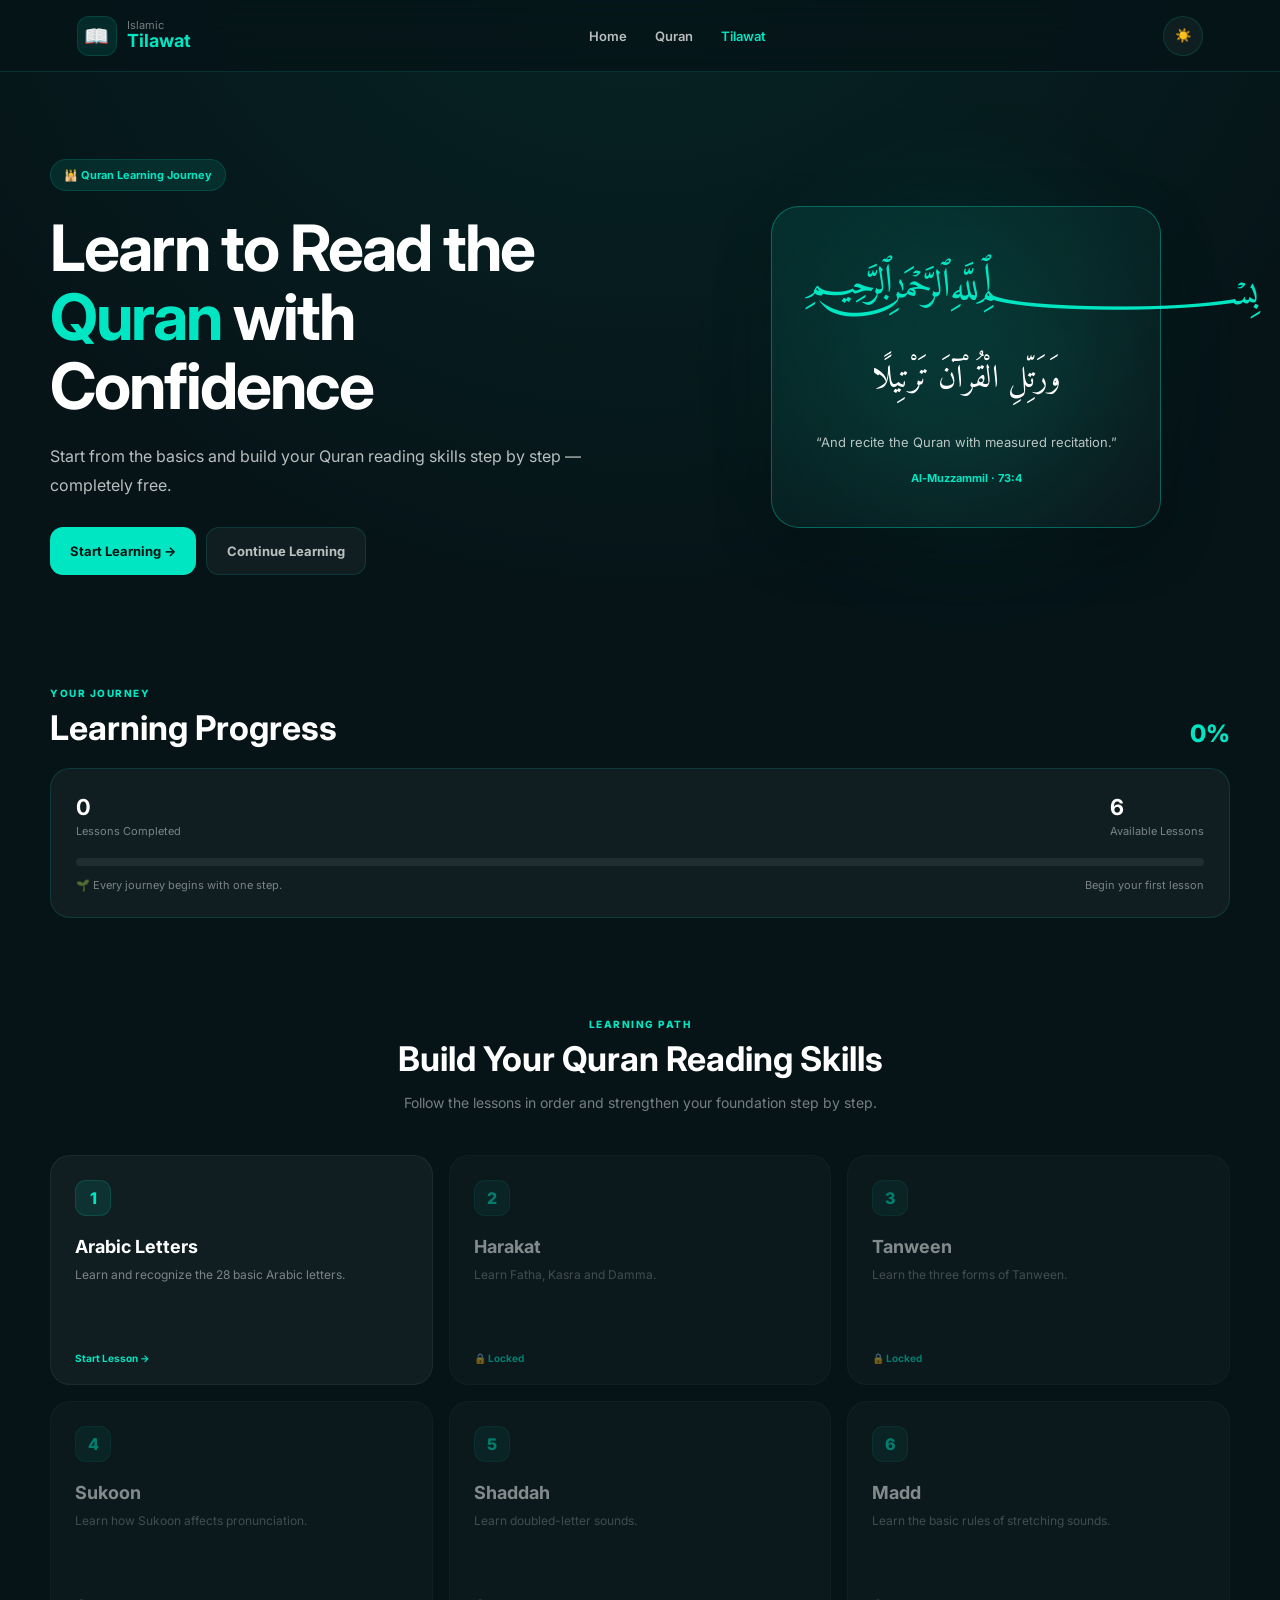
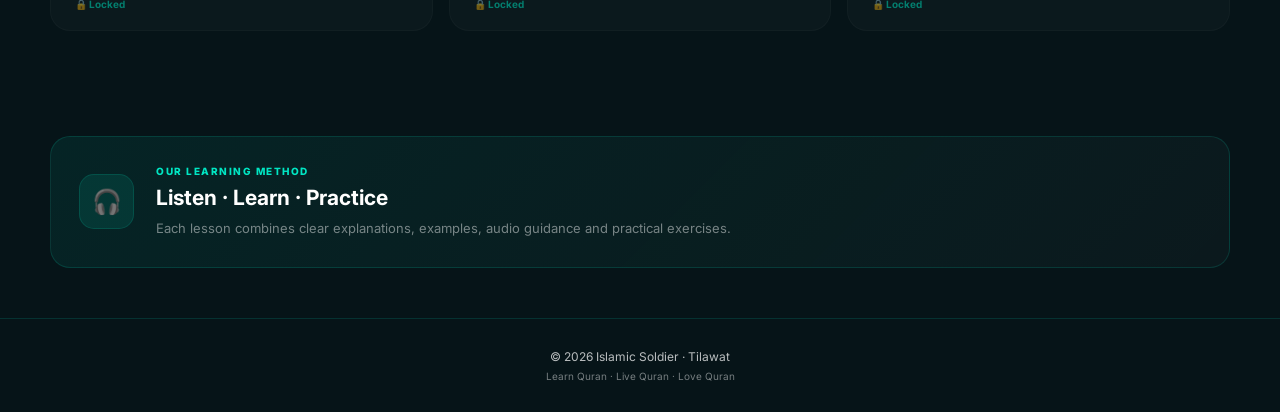
<file: tilawat.html>
<!DOCTYPE html>

<html lang="en">

<head>


<meta charset="UTF-8">

<meta
    name="viewport"
    content="width=device-width, initial-scale=1.0"
>

<title>Tilawat — Islamic Soldier</title>

<link
    rel="preconnect"
    href="https://fonts.googleapis.com"
>

<link
    rel="preconnect"
    href="https://fonts.gstatic.com"
    crossorigin
>

<link
    href="https://fonts.googleapis.com/css2?family=Amiri:wght@400;700&family=Inter:wght@400;500;600;700;800&display=swap"
    rel="stylesheet"
>

<link
    rel="stylesheet"
    href="tilawat.css"
>


</head>

<body>

<!-- ================= HEADER ================= -->

<header class="tilawat-header">


<div class="tilawat-brand">

    <div class="brand-icon">
        📖
    </div>

    <div class="brand-text">

        <span>
            Islamic
        </span>

        <strong>
            Tilawat
        </strong>

    </div>

</div>


<nav class="tilawat-nav">

    <a href="index.html">
        Home
    </a>

    <a href="quran.html">
        Quran
    </a>

    <a
        href="#learning-path"
        class="active"
    >
        Tilawat
    </a>

</nav>


<button
    class="theme-btn"
    id="themeBtn"
    aria-label="Toggle theme"
>
    🌙
</button>


</header>

<!-- ================= MAIN ================= -->

<main class="tilawat-main">

<!-- ================= HERO ================= -->

<section class="tilawat-hero">


<div class="hero-content">

    <span class="hero-badge">
        🕌 Quran Learning Journey
    </span>


    <h1>

        Learn to Read the
        <span>Quran</span>
        with Confidence

    </h1>


    <p>

        Start from the basics and build your
        Quran reading skills step by step —
        completely free.

    </p>


    <div class="hero-actions">

        <button
            class="primary-btn"
            id="startLearningBtn"
        >

            Start Learning
            <span>→</span>

        </button>


        <button
            class="secondary-btn"
            id="continueBtn"
        >

            Continue Learning

        </button>

    </div>

</div>



<div class="hero-visual">

    <div class="quran-glow"></div>


    <div class="quran-card">

        <div class="quran-card-top">
            ﷽
        </div>


        <div class="quran-arabic">

            وَرَتِّلِ الْقُرْآنَ تَرْتِيلًا

        </div>


        <div class="quran-meaning">

            “And recite the Quran with measured
            recitation.”

        </div>


        <div class="quran-reference">

            Al-Muzzammil · 73:4

        </div>

    </div>

</div>


</section>

<!-- ================= PROGRESS ================= -->

<section class="progress-section">


<div class="section-heading">

    <div>

        <span class="eyebrow">
            YOUR JOURNEY
        </span>

        <h2>
            Learning Progress
        </h2>

    </div>


    <span
        class="progress-percent"
        id="progressPercent"
    >
        0%
    </span>

</div>


<div class="progress-card">

    <div class="progress-info">

        <div>

            <strong id="completedLessons">
                0
            </strong>

            <span>
                Lessons Completed
            </span>

        </div>


        <div>

            <strong id="totalLessons">
                6
            </strong>

            <span>
                Available Lessons
            </span>

        </div>

    </div>


    <div class="progress-track">

        <div
            class="progress-fill"
            id="progressFill"
        ></div>

    </div>


    <div class="progress-message">

        <span>
            🌱 Every journey begins with one step.
        </span>

        <span id="progressStatus">
            Begin your first lesson
        </span>

    </div>

</div>


</section>

<!-- ================= LEARNING PATH ================= -->

<section
    class="learning-section"
    id="learning-path"
>


<div class="section-heading centered">

    <span class="eyebrow">
        LEARNING PATH
    </span>

    <h2>
        Build Your Quran Reading Skills
    </h2>

    <p>
        Follow the lessons in order and
        strengthen your foundation step by step.
    </p>

</div>


<div
    class="learning-path"
    id="learningPath"
>

</div>


</section>

<!-- ================= LESSON AREA ================= -->

<section
    class="lesson-area"
    id="lessonArea"
>


<div class="lesson-header">

    <div>

        <span class="eyebrow">
            CURRENT LESSON
        </span>

        <h2 id="lessonTitle">
            Arabic Letters
        </h2>

        <p id="lessonDescription">
            Learn the 28 basic Arabic letters.
        </p>

    </div>


    <button
        class="close-lesson"
        id="closeLesson"
    >
        ✕
    </button>

</div>



<!-- LETTERS -->

<div
    class="letters-grid"
    id="lettersGrid"
>
</div>



<!-- PRACTICE -->

<div class="practice-card">

    <div class="practice-icon">
        🎯
    </div>

    <div class="practice-content">

        <span class="eyebrow">
            PRACTICE
        </span>

        <h3>
            Practice What You Learned
        </h3>

        <p>
            Click any letter to hear its name.
            Read each letter aloud and practice
            recognizing its shape.
        </p>

    </div>

</div>



<button
    class="complete-btn"
    id="completeLessonBtn"
>

    ✓ Mark Lesson as Completed

</button>


</section>

<!-- ================= PRINCIPLE ================= -->

<section class="principle-section">


<div class="principle-card">

    <div class="principle-icon">
        🎧
    </div>


    <div>

        <span class="eyebrow">
            OUR LEARNING METHOD
        </span>

        <h2>
            Listen · Learn · Practice
        </h2>

        <p>
            Each lesson combines clear explanations,
            examples, audio guidance and practical
            exercises.
        </p>

    </div>

</div>


</section>

</main>

<!-- ================= FOOTER ================= -->

<footer class="tilawat-footer">


<p>
    © 2026 Islamic Soldier · Tilawat
</p>

<span>
    Learn Quran · Live Quran · Love Quran
</span>


</footer>

<script src="tilawat.js"></script>

</body>

</html>
</file>
<file: dua.css>
/* =========================================================
   ISLAMIC SOLDIER — DUA 2.0
   Premium • Responsive • Mobile First
   Supports:
   📱 iPhone / Android
   📱 Small phones
   📱 Large phones
   📲 iPad / Tablets
   💻 Laptop
   🖥️ Desktop
   ========================================================= */


/* =========================================================
   1. ROOT VARIABLES
   ========================================================= */

:root {
    --bg-main: #07110f;
    --bg-secondary: #0b1916;
    --bg-card: rgba(17, 34, 30, 0.78);
    --bg-card-solid: #10221e;

    --border: rgba(0, 230, 195, 0.14);
    --border-hover: rgba(0, 230, 195, 0.38);

    --primary: #00e6c3;
    --primary-soft: rgba(0, 230, 195, 0.12);

    --gold: #d7b86a;
    --gold-soft: rgba(215, 184, 106, 0.12);

    --white: #ffffff;
    --text-main: #edf8f5;
    --text-soft: #b5c9c4;
    --text-muted: #78908a;

    --danger: #ff6b6b;

    --shadow:
        0 20px 60px rgba(0, 0, 0, 0.28);

    --shadow-soft:
        0 10px 35px rgba(0, 0, 0, 0.18);

    --radius-xl: 28px;
    --radius-lg: 22px;
    --radius-md: 16px;
    --radius-sm: 12px;

    --max-width: 1180px;

    --safe-bottom: env(safe-area-inset-bottom, 0px);
    --safe-top: env(safe-area-inset-top, 0px);
}


/* =========================================================
   2. RESET
   ========================================================= */

* {
    margin: 0;
    padding: 0;
    box-sizing: border-box;
}


html {
    width: 100%;
    min-height: 100%;
    scroll-behavior: smooth;
    -webkit-text-size-adjust: 100%;
}


body {
    width: 100%;
    min-height: 100vh;

    background:
        radial-gradient(
            circle at 15% 10%,
            rgba(0, 230, 195, 0.07),
            transparent 28%
        ),
        radial-gradient(
            circle at 85% 30%,
            rgba(215, 184, 106, 0.045),
            transparent 25%
        ),
        var(--bg-main);

    color: var(--text-main);

    font-family:
        "Noto Sans Bengali",
        "Nirmala UI",
        "Segoe UI",
        Arial,
        sans-serif;

    line-height: 1.6;

    overflow-x: hidden;

    -webkit-font-smoothing: antialiased;
    text-rendering: optimizeLegibility;
}


body::before {
    content: "";

    position: fixed;
    inset: 0;

    pointer-events: none;
    z-index: -1;

    background:
        linear-gradient(
            120deg,
            transparent 0%,
            rgba(0, 230, 195, 0.018) 50%,
            transparent 100%
        );
}


button,
input {
    font: inherit;
}


button {
    border: 0;
    cursor: pointer;
}


a {
    color: inherit;
    text-decoration: none;
}


img {
    display: block;
    max-width: 100%;
}


::selection {
    background: var(--primary);
    color: #04100d;
}


/* =========================================================
   3. HEADER
   ========================================================= */

.dua-header {
    width: 100%;

    position: sticky;
    top: 0;

    z-index: 100;

    padding:
        calc(14px + var(--safe-top))
        16px
        14px;

    background:
        rgba(7, 17, 15, 0.84);

    border-bottom: 1px solid var(--border);

    backdrop-filter: blur(18px);
    -webkit-backdrop-filter: blur(18px);
}


.header-inner {
    width: min(100%, var(--max-width));

    margin: 0 auto;

    display: flex;
    align-items: center;
    justify-content: space-between;

    gap: 16px;
}


.back-btn {
    min-height: 42px;

    padding: 9px 14px;

    display: inline-flex;
    align-items: center;
    justify-content: center;

    border: 1px solid var(--border);
    border-radius: 12px;

    background: rgba(255, 255, 255, 0.025);

    color: var(--text-soft);

    font-size: 14px;
    font-weight: 600;

    transition:
        transform 0.25s ease,
        color 0.25s ease,
        border-color 0.25s ease,
        background 0.25s ease;
}


.back-btn:hover {
    color: var(--primary);

    border-color: var(--border-hover);

    background: var(--primary-soft);

    transform: translateX(-2px);
}


.header-title {
    display: flex;
    align-items: center;

    gap: 11px;

    min-width: 0;
}


.header-icon {
    width: 42px;
    height: 42px;

    flex: 0 0 42px;

    display: flex;
    align-items: center;
    justify-content: center;

    border: 1px solid var(--border);

    border-radius: 13px;

    background:
        linear-gradient(
            145deg,
            rgba(0, 230, 195, 0.12),
            rgba(215, 184, 106, 0.08)
        );

    font-size: 21px;

    box-shadow:
        0 8px 30px rgba(0, 230, 195, 0.08);
}


.header-title h1 {
    color: var(--white);

    font-size: clamp(17px, 2vw, 22px);

    line-height: 1.15;

    white-space: nowrap;
}


.header-title p {
    margin-top: 3px;

    color: var(--text-muted);

    font-size: 11px;

    white-space: nowrap;
}


/* =========================================================
   4. MAIN
   ========================================================= */

.dua-main {
    width: min(
        calc(100% - 32px),
        var(--max-width)
    );

    margin: 0 auto;

    padding:
        28px
        0
        calc(50px + var(--safe-bottom));
}


/* =========================================================
   5. HERO
   ========================================================= */

.dua-hero {
    position: relative;

    min-height: 280px;

    display: flex;
    align-items: center;

    padding: clamp(28px, 6vw, 58px);

    overflow: hidden;

    border:
        1px solid
        var(--border);

    border-radius: var(--radius-xl);

    background:
        radial-gradient(
            circle at 80% 20%,
            rgba(0, 230, 195, 0.13),
            transparent 32%
        ),
        radial-gradient(
            circle at 15% 90%,
            rgba(215, 184, 106, 0.08),
            transparent 35%
        ),
        linear-gradient(
            145deg,
            rgba(15, 35, 30, 0.95),
            rgba(8, 21, 18, 0.94)
        );

    box-shadow: var(--shadow);
}


.dua-hero::before {
    content: "";

    position: absolute;

    width: 280px;
    height: 280px;

    right: -120px;
    top: -130px;

    border: 1px solid rgba(0, 230, 195, 0.12);

    border-radius: 50%;
}


.dua-hero::after {
    content: "";

    position: absolute;

    width: 170px;
    height: 170px;

    right: 40px;
    bottom: -100px;

    border: 1px solid rgba(215, 184, 106, 0.12);

    border-radius: 50%;
}


.hero-content {
    position: relative;

    z-index: 2;

    width: min(100%, 690px);
}


.hero-badge {
    display: inline-flex;
    align-items: center;

    min-height: 32px;

    padding: 6px 11px;

    border: 1px solid var(--border);

    border-radius: 999px;

    background: var(--primary-soft);

    color: var(--primary);

    font-size: 11px;
    font-weight: 700;

    letter-spacing: 0.5px;
}


.hero-content h2 {
    margin-top: 18px;

    color: var(--white);

    font-size: clamp(
        29px,
        5vw,
        52px
    );

    line-height: 1.15;

    letter-spacing: -1px;
}


.hero-content h2 span {
    color: var(--primary);

    text-shadow:
        0 0 28px rgba(0, 230, 195, 0.15);
}


.hero-content p {
    max-width: 650px;

    margin-top: 17px;

    color: var(--text-soft);

    font-size: clamp(
        13px,
        1.7vw,
        16px
    );

    line-height: 1.9;
}


.hero-decoration {
    position: absolute;

    right: 7%;
    top: 50%;

    width: 210px;
    height: 210px;

    transform: translateY(-50%);

    pointer-events: none;

    opacity: 0.8;
}


.crescent {
    position: absolute;

    right: 35px;
    top: 35px;

    color: rgba(215, 184, 106, 0.22);

    font-size: 130px;

    line-height: 1;
}


.star {
    position: absolute;

    color: rgba(0, 230, 195, 0.5);

    font-size: 18px;
}


.star-one {
    top: 18px;
    right: 20px;
}


.star-two {
    bottom: 30px;
    left: 30px;

    font-size: 13px;
}


.star-three {
    bottom: 70px;
    right: 10px;

    font-size: 11px;
}


/* =========================================================
   6. SEARCH
   ========================================================= */

.search-section {
    margin-top: 22px;
}


.search-box {
    width: 100%;

    min-height: 58px;

    position: relative;

    display: flex;
    align-items: center;

    border:
        1px solid
        var(--border);

    border-radius: 17px;

    background:
        rgba(15, 32, 28, 0.82);

    box-shadow: var(--shadow-soft);

    transition:
        border-color 0.25s ease,
        box-shadow 0.25s ease;
}


.search-box:focus-within {
    border-color: var(--border-hover);

    box-shadow:
        0 0 0 4px
        rgba(0, 230, 195, 0.05),
        var(--shadow-soft);
}


.search-icon {
    width: 55px;

    flex: 0 0 55px;

    display: flex;
    align-items: center;
    justify-content: center;

    color: var(--primary);

    font-size: 28px;
}


.search-box input {
    width: 100%;
    min-width: 0;

    height: 56px;

    border: 0;
    outline: 0;

    background: transparent;

    color: var(--white);

    font-size: 15px;
}


.search-box input::placeholder {
    color: var(--text-muted);
}


.clear-search {
    width: 42px;
    height: 42px;

    flex: 0 0 42px;

    margin-right: 7px;

    display: flex;
    align-items: center;
    justify-content: center;

    border-radius: 12px;

    background: transparent;

    color: var(--text-muted);

    font-size: 23px;

    opacity: 0;

    pointer-events: none;

    transition:
        opacity 0.2s ease,
        background 0.2s ease,
        color 0.2s ease;
}


.clear-search.show {
    opacity: 1;

    pointer-events: auto;
}


.clear-search:hover {
    background: rgba(255, 255, 255, 0.05);

    color: var(--white);
}


/* =========================================================
   7. SECTION HEADING
   ========================================================= */

.category-section,
.dua-list-section {
    margin-top: 38px;
}


.section-heading,
.list-header {
    display: flex;
    align-items: flex-end;
    justify-content: space-between;

    gap: 18px;

    margin-bottom: 17px;
}


.section-label {
    display: block;

    color: var(--primary);

    font-size: 10px;
    font-weight: 800;

    letter-spacing: 1.6px;

    text-transform: uppercase;
}


.section-heading h2,
.list-header h2 {
    margin-top: 4px;

    color: var(--white);

    font-size: clamp(
        21px,
        3vw,
        28px
    );

    line-height: 1.25;
}


/* =========================================================
   8. CATEGORY GRID
   ========================================================= */

.category-grid {
    display: grid;

    grid-template-columns:
        repeat(5, minmax(0, 1fr));

    gap: 10px;
}


.category-btn {
    min-width: 0;

    min-height: 82px;

    padding: 13px 8px;

    display: flex;
    flex-direction: column;
    align-items: center;
    justify-content: center;

    gap: 7px;

    border:
        1px solid
        var(--border);

    border-radius: var(--radius-md);

    background:
        rgba(14, 30, 26, 0.72);

    color: var(--text-soft);

    transition:
        transform 0.22s ease,
        border-color 0.22s ease,
        background 0.22s ease,
        color 0.22s ease,
        box-shadow 0.22s ease;
}


.category-btn span {
    font-size: 21px;

    line-height: 1;
}


.category-btn strong {
    max-width: 100%;

    overflow: hidden;

    text-overflow: ellipsis;

    white-space: nowrap;

    font-size: 12px;
}


.category-btn:hover {
    transform: translateY(-3px);

    color: var(--white);

    border-color: var(--border-hover);

    background:
        rgba(0, 230, 195, 0.07);

    box-shadow:
        0 12px 28px rgba(0, 0, 0, 0.18);
}


.category-btn.active {
    color: var(--primary);

    border-color:
        rgba(0, 230, 195, 0.38);

    background:
        linear-gradient(
            145deg,
            rgba(0, 230, 195, 0.11),
            rgba(0, 230, 195, 0.035)
        );

    box-shadow:
        inset 0 0 30px
        rgba(0, 230, 195, 0.035);
}


/* =========================================================
   9. FAVORITES BAR
   ========================================================= */

.favorites-bar {
    margin-top: 28px;

    padding: 15px;

    display: flex;
    align-items: center;
    justify-content: space-between;

    gap: 15px;

    border:
        1px solid
        rgba(215, 184, 106, 0.16);

    border-radius: var(--radius-lg);

    background:
        linear-gradient(
            145deg,
            rgba(215, 184, 106, 0.055),
            rgba(255, 255, 255, 0.018)
        );
}


.favorites-info {
    min-width: 0;

    display: flex;
    align-items: center;

    gap: 12px;
}


.favorites-icon {
    width: 42px;
    height: 42px;

    flex: 0 0 42px;

    display: flex;
    align-items: center;
    justify-content: center;

    border-radius: 13px;

    background: var(--gold-soft);

    color: var(--gold);

    font-size: 20px;
}


.favorites-info strong {
    display: block;

    color: var(--white);

    font-size: 14px;
}


.favorites-info small {
    display: block;

    margin-top: 2px;

    color: var(--text-muted);

    font-size: 11px;
}


.favorites-toggle {
    min-height: 40px;

    padding: 8px 12px;

    display: inline-flex;
    align-items: center;

    gap: 7px;

    flex: 0 0 auto;

    border:
        1px solid
        rgba(215, 184, 106, 0.2);

    border-radius: 11px;

    background:
        rgba(215, 184, 106, 0.06);

    color: var(--gold);

    font-size: 12px;
    font-weight: 700;

    transition:
        background 0.2s ease,
        border-color 0.2s ease,
        transform 0.2s ease;
}


.favorites-toggle:hover {
    transform: translateY(-1px);

    background:
        rgba(215, 184, 106, 0.1);

    border-color:
        rgba(215, 184, 106, 0.34);
}


.favorites-toggle b {
    min-width: 21px;
    height: 21px;

    display: flex;
    align-items: center;
    justify-content: center;

    border-radius: 50%;

    background: var(--gold);

    color: #111;

    font-size: 10px;
}


/* =========================================================
   10. DUA LIST
   ========================================================= */

.dua-count {
    flex: 0 0 auto;

    padding: 7px 10px;

    border:
        1px solid
        var(--border);

    border-radius: 999px;

    color: var(--text-muted);

    font-size: 11px;
}


.dua-grid {
    display: grid;

    grid-template-columns:
        repeat(2, minmax(0, 1fr));

    gap: 15px;
}


/* =========================================================
   11. DUA CARD
   ========================================================= */

.dua-card {
    min-width: 0;

    position: relative;

    padding: 20px;

    overflow: hidden;

    border:
        1px solid
        var(--border);

    border-radius: var(--radius-lg);

    background:
        linear-gradient(
            145deg,
            rgba(16, 34, 30, 0.88),
            rgba(10, 24, 21, 0.88)
        );

    box-shadow:
        0 10px 35px rgba(0, 0, 0, 0.12);

    transition:
        transform 0.25s ease,
        border-color 0.25s ease,
        box-shadow 0.25s ease;
}


.dua-card::before {
    content: "";

    position: absolute;

    width: 100px;
    height: 100px;

    top: -55px;
    right: -50px;

    border-radius: 50%;

    background:
        rgba(0, 230, 195, 0.05);
}


.dua-card:hover {
    transform: translateY(-4px);

    border-color: var(--border-hover);

    box-shadow:
        0 20px 45px rgba(0, 0, 0, 0.2);
}


.dua-card-header {
    position: relative;

    display: flex;
    align-items: flex-start;
    justify-content: space-between;

    gap: 10px;

    margin-bottom: 15px;
}


.dua-card-category {
    color: var(--primary);

    font-size: 10px;
    font-weight: 800;

    letter-spacing: 1px;

    text-transform: uppercase;
}


.dua-card h3 {
    margin-top: 4px;

    color: var(--white);

    font-size: 17px;

    line-height: 1.4;
}


.favorite-card-btn {
    width: 37px;
    height: 37px;

    flex: 0 0 37px;

    display: flex;
    align-items: center;
    justify-content: center;

    border:
        1px solid
        var(--border);

    border-radius: 11px;

    background:
        rgba(255, 255, 255, 0.025);

    color: var(--text-muted);

    font-size: 19px;

    transition:
        color 0.2s ease,
        background 0.2s ease,
        border-color 0.2s ease,
        transform 0.2s ease;
}


.favorite-card-btn:hover {
    transform: scale(1.05);

    color: var(--gold);

    border-color:
        rgba(215, 184, 106, 0.3);

    background: var(--gold-soft);
}


.favorite-card-btn.active {
    color: var(--gold);

    border-color:
        rgba(215, 184, 106, 0.28);

    background:
        rgba(215, 184, 106, 0.09);
}


/* =========================================================
   12. CARD ARABIC PREVIEW
   ========================================================= */

.dua-card-arabic {
    position: relative;

    min-height: 110px;

    padding: 17px;

    display: flex;
    align-items: center;
    justify-content: center;

    border:
        1px solid
        rgba(0, 230, 195, 0.08);

    border-radius: 15px;

    background:
        rgba(0, 0, 0, 0.16);

    color: #f3fbf8;

    font-family:
        "Amiri",
        "Scheherazade New",
        "Noto Naskh Arabic",
        "Traditional Arabic",
        serif;

    font-size: clamp(
        21px,
        2.6vw,
        29px
    );

    line-height: 2;

    text-align: center;

    direction: rtl;

    overflow-wrap: anywhere;
}


.dua-card-meaning {
    margin-top: 13px;

    color: var(--text-soft);

    font-size: 13px;

    line-height: 1.8;

    display: -webkit-box;
    -webkit-box-orient: vertical;
    -webkit-line-clamp: 3;

    overflow: hidden;
}


.dua-card-footer {
    margin-top: 16px;

    display: flex;
    align-items: center;
    justify-content: space-between;

    gap: 10px;
}


.read-dua-btn {
    min-height: 39px;

    padding: 8px 13px;

    display: inline-flex;
    align-items: center;
    justify-content: center;

    gap: 7px;

    border:
        1px solid
        rgba(0, 230, 195, 0.2);

    border-radius: 11px;

    background:
        rgba(0, 230, 195, 0.07);

    color: var(--primary);

    font-size: 11px;
    font-weight: 700;

    transition:
        background 0.2s ease,
        transform 0.2s ease,
        border-color 0.2s ease;
}


.read-dua-btn:hover {
    transform: translateY(-1px);

    background:
        rgba(0, 230, 195, 0.12);

    border-color:
        rgba(0, 230, 195, 0.35);
}


.dua-reference {
    max-width: 48%;

    color: var(--text-muted);

    font-size: 10px;

    text-align: right;

    overflow: hidden;
    text-overflow: ellipsis;
    white-space: nowrap;
}


/* =========================================================
   13. EMPTY STATE
   ========================================================= */

.empty-state {
    padding: 60px 20px;

    text-align: center;

    border:
        1px dashed
        var(--border);

    border-radius: var(--radius-lg);

    background:
        rgba(255, 255, 255, 0.015);
}


.empty-icon {
    width: 64px;
    height: 64px;

    margin: 0 auto 15px;

    display: flex;
    align-items: center;
    justify-content: center;

    border-radius: 20px;

    background: var(--primary-soft);

    font-size: 27px;
}


.empty-state h3 {
    color: var(--white);

    font-size: 18px;
}


.empty-state p {
    margin-top: 6px;

    color: var(--text-muted);

    font-size: 13px;
}


/* =========================================================
   14. MODAL
   ========================================================= */

.dua-modal {
    position: fixed;

    inset: 0;

    z-index: 1000;

    display: none;

    padding:
        18px
        16px
        calc(18px + var(--safe-bottom));

    align-items: center;
    justify-content: center;
}


.dua-modal.show {
    display: flex;
}


.modal-overlay {
    position: absolute;

    inset: 0;

    background:
        rgba(0, 0, 0, 0.74);

    backdrop-filter: blur(8px);
    -webkit-backdrop-filter: blur(8px);
}


.modal-content {
    width: min(
        100%,
        760px
    );

    max-height:
        calc(
            100vh
            - 36px
            - var(--safe-top)
            - var(--safe-bottom)
        );

    position: relative;

    z-index: 2;

    overflow-y: auto;
    overflow-x: hidden;

    padding: clamp(
        20px,
        4vw,
        32px
    );

    border:
        1px solid
        rgba(0, 230, 195, 0.2);

    border-radius: 25px;

    background:
        linear-gradient(
            145deg,
            #10231f,
            #091612
        );

    box-shadow:
        0 30px 100px rgba(0, 0, 0, 0.5);

    scrollbar-width: thin;
}


.modal-header {
    display: flex;
    align-items: flex-start;
    justify-content: space-between;

    gap: 16px;

    padding-bottom: 20px;

    border-bottom:
        1px solid
        var(--border);
}


.modal-category {
    color: var(--primary);

    font-size: 10px;
    font-weight: 800;

    letter-spacing: 1.2px;

    text-transform: uppercase;
}


.modal-header h2 {
    margin-top: 4px;

    color: var(--white);

    font-size: clamp(
        21px,
        4vw,
        30px
    );

    line-height: 1.3;
}


.close-modal {
    width: 42px;
    height: 42px;

    flex: 0 0 42px;

    display: flex;
    align-items: center;
    justify-content: center;

    border:
        1px solid
        var(--border);

    border-radius: 12px;

    background:
        rgba(255, 255, 255, 0.025);

    color: var(--text-soft);

    font-size: 25px;

    transition:
        color 0.2s ease,
        background 0.2s ease,
        border-color 0.2s ease;
}


.close-modal:hover {
    color: var(--white);

    background:
        rgba(255, 107, 107, 0.08);

    border-color:
        rgba(255, 107, 107, 0.2);
}


/* =========================================================
   15. READING BLOCKS
   ========================================================= */

.reading-block {
    margin-top: 18px;

    padding: 17px;

    border:
        1px solid
        var(--border);

    border-radius: 17px;

    background:
        rgba(0, 0, 0, 0.13);
}


.block-label {
    display: flex;
    align-items: center;
    justify-content: space-between;

    gap: 10px;

    margin-bottom: 10px;

    color: var(--text-muted);

    font-size: 10px;
    font-weight: 700;

    letter-spacing: 0.8px;

    text-transform: uppercase;
}


.block-label span:first-child {
    color: var(--primary);
}


.arabic-block {
    padding:
        clamp(18px, 4vw, 28px);
}


.arabic-text {
    color: #f8fffc;

    font-family:
        "Amiri",
        "Scheherazade New",
        "Noto Naskh Arabic",
        "Traditional Arabic",
        serif;

    font-size: clamp(
        27px,
        5vw,
        40px
    );

    line-height: 2.15;

    text-align: right;

    overflow-wrap: anywhere;
}


.transliteration-text {
    color: var(--gold);

    font-size: clamp(
        14px,
        2vw,
        16px
    );

    font-style: italic;

    line-height: 1.9;
}


.meaning-text {
    color: var(--text-soft);

    font-size: clamp(
        14px,
        2vw,
        16px
    );

    line-height: 1.95;
}


/* =========================================================
   16. REFERENCE
   ========================================================= */

.reference-box {
    margin-top: 18px;

    padding: 14px;

    display: flex;
    align-items: center;

    gap: 12px;

    border:
        1px solid
        rgba(215, 184, 106, 0.15);

    border-radius: 15px;

    background:
        rgba(215, 184, 106, 0.045);
}


.reference-icon {
    width: 39px;
    height: 39px;

    flex: 0 0 39px;

    display: flex;
    align-items: center;
    justify-content: center;

    border-radius: 11px;

    background: var(--gold-soft);

    font-size: 17px;
}


.reference-box small {
    display: block;

    color: var(--text-muted);

    font-size: 9px;

    letter-spacing: 1px;

    text-transform: uppercase;
}


.reference-box p {
    margin-top: 2px;

    color: var(--gold);

    font-size: 12px;

    overflow-wrap: anywhere;
}


/* =========================================================
   17. MODAL ACTIONS
   ========================================================= */

.modal-actions {
    margin-top: 20px;

    display: grid;

    grid-template-columns:
        repeat(2, minmax(0, 1fr));

    gap: 10px;
}


.modal-action {
    min-height: 48px;

    padding: 10px 14px;

    display: flex;
    align-items: center;
    justify-content: center;

    gap: 8px;

    border-radius: 13px;

    font-size: 13px;
    font-weight: 700;

    transition:
        transform 0.2s ease,
        background 0.2s ease,
        border-color 0.2s ease;
}


.modal-action:hover {
    transform: translateY(-2px);
}


.favorite-action {
    border:
        1px solid
        rgba(215, 184, 106, 0.2);

    background:
        rgba(215, 184, 106, 0.06);

    color: var(--gold);
}


.favorite-action.active {
    background:
        rgba(215, 184, 106, 0.12);
}


.listen-action {
    border:
        1px solid
        rgba(0, 230, 195, 0.2);

    background:
        rgba(0, 230, 195, 0.07);

    color: var(--primary);
}


/* =========================================================
   18. FOOTER
   ========================================================= */

.dua-footer {
    width: 100%;

    padding:
        35px
        16px
        calc(35px + var(--safe-bottom));

    border-top:
        1px solid
        var(--border);

    background:
        rgba(5, 14, 12, 0.72);

    text-align: center;
}


.footer-inner {
    width: min(
        100%,
        700px
    );

    margin: 0 auto;
}


.footer-logo {
    display: inline-flex;
    align-items: center;

    gap: 10px;

    text-align: left;
}


.footer-logo > span {
    width: 40px;
    height: 40px;

    display: flex;
    align-items: center;
    justify-content: center;

    border-radius: 12px;

    background: var(--primary-soft);

    color: var(--primary);

    font-size: 19px;
}


.footer-logo strong {
    display: block;

    color: var(--white);

    font-size: 14px;
}


.footer-logo small {
    display: block;

    color: var(--text-muted);

    font-size: 10px;
}


.footer-inner > p {
    max-width: 600px;

    margin: 16px auto;

    color: var(--text-muted);

    font-size: 12px;

    line-height: 1.8;
}


.footer-line {
    display: block;

    width: 60px;
    height: 1px;

    margin: 18px auto;

    background:
        rgba(0, 230, 195, 0.28);
}


.footer-inner > small {
    color: var(--text-muted);

    font-size: 10px;
}


/* =========================================================
   19. TABLET — iPad / Android TABLETS
   ========================================================= */

@media (max-width: 950px) {

    .category-grid {
        grid-template-columns:
            repeat(4, minmax(0, 1fr));
    }


    .hero-decoration {
        right: 3%;
        opacity: 0.5;
    }

}


/* =========================================================
   20. TABLET / LARGE MOBILE
   ========================================================= */

@media (max-width: 760px) {

    .dua-main {
        width: min(
            calc(100% - 24px),
            680px
        );

        padding-top: 18px;
    }


    .dua-hero {
        min-height: 250px;

        padding: 30px 24px;
    }


    .hero-decoration {
        right: -30px;

        opacity: 0.3;

        transform:
            translateY(-50%)
            scale(0.8);
    }


    .category-grid {
        grid-template-columns:
            repeat(3, minmax(0, 1fr));
    }


    .dua-grid {
        grid-template-columns:
            repeat(2, minmax(0, 1fr));
    }

}


/* =========================================================
   21. MOBILE
   ========================================================= */

@media (max-width: 600px) {

    .dua-header {
        padding-left: 12px;
        padding-right: 12px;
    }


    .header-inner {
        gap: 10px;
    }


    .back-btn {
        min-height: 40px;

        padding:
            8px
            11px;

        font-size: 12px;
    }


    .header-icon {
        width: 39px;
        height: 39px;

        flex-basis: 39px;

        font-size: 19px;
    }


    .header-title {
        gap: 8px;
    }


    .header-title h1 {
        font-size: 16px;
    }


    .header-title p {
        font-size: 9px;
    }


    .dua-main {
        width: min(
            calc(100% - 20px),
            560px
        );

        padding-bottom: 40px;
    }


    .dua-hero {
        min-height: 235px;

        padding:
            26px
            20px;

        border-radius: 22px;
    }


    .hero-content h2 {
        font-size: clamp(
            27px,
            8vw,
            38px
        );
    }


    .hero-content p {
        font-size: 12px;

        line-height: 1.8;
    }


    .hero-decoration {
        display: none;
    }


    .category-section,
    .dua-list-section {
        margin-top: 30px;
    }


    .category-grid {
        grid-template-columns:
            repeat(3, minmax(0, 1fr));

        gap: 8px;
    }


    .category-btn {
        min-height: 72px;

        padding: 10px 5px;

        border-radius: 13px;
    }


    .category-btn span {
        font-size: 19px;
    }


    .category-btn strong {
        font-size: 10px;
    }


    .favorites-bar {
        padding: 12px;

        border-radius: 17px;
    }


    .favorites-info {
        gap: 9px;
    }


    .favorites-icon {
        width: 37px;
        height: 37px;

        flex-basis: 37px;

        font-size: 17px;
    }


    .favorites-info strong {
        font-size: 12px;
    }


    .favorites-info small {
        font-size: 9px;
    }


    .favorites-toggle {
        padding:
            7px
            9px;

        font-size: 10px;
    }


    .dua-grid {
        grid-template-columns: 1fr;

        gap: 12px;
    }


    .dua-card {
        padding: 16px;

        border-radius: 18px;
    }


    .dua-card h3 {
        font-size: 15px;
    }


    .dua-card-arabic {
        min-height: 100px;

        font-size: 24px;
    }


    .dua-card-meaning {
        font-size: 12px;
    }


    .list-header {
        align-items: center;
    }


    .list-header h2 {
        font-size: 21px;
    }


    .dua-count {
        font-size: 9px;
    }


    .modal-content {
        max-height:
            calc(
                100vh
                - 20px
                - var(--safe-top)
                - var(--safe-bottom)
            );

        padding: 18px;

        border-radius: 21px;
    }


    .dua-modal {
        padding:
            10px
            10px
            calc(
                10px
                + var(--safe-bottom)
            );
    }


    .arabic-text {
        font-size: 27px;

        line-height: 2.1;
    }


    .reading-block {
        padding: 14px;

        border-radius: 15px;
    }


    .modal-actions {
        grid-template-columns: 1fr;
    }

}


/* =========================================================
   22. SMALL PHONES — iPhone SE etc.
   ========================================================= */

@media (max-width: 400px) {

    .dua-main {
        width: calc(100% - 14px);
    }


    .dua-hero {
        padding: 23px 17px;

        border-radius: 19px;
    }


    .hero-badge {
        font-size: 9px;
    }


    .hero-content h2 {
        font-size: 26px;

        letter-spacing: -0.5px;
    }


    .hero-content p {
        font-size: 11px;
    }


    .category-grid {
        grid-template-columns:
            repeat(2, minmax(0, 1fr));
    }


    .category-btn {
        min-height: 68px;
    }


    .favorites-bar {
        align-items: flex-start;

        flex-direction: column;
    }


    .favorites-toggle {
        width: 100%;

        justify-content: center;
    }


    .dua-card-footer {
        align-items: stretch;

        flex-direction: column;
    }


    .read-dua-btn {
        width: 100%;
    }


    .dua-reference {
        max-width: 100%;

        text-align: left;
    }


    .modal-header h2 {
        font-size: 20px;
    }


    .close-modal {
        width: 38px;
        height: 38px;

        flex-basis: 38px;
    }

}


/* =========================================================
   23. VERY SMALL PHONES
   ========================================================= */

@media (max-width: 320px) {

    .dua-main {
        width: calc(100% - 10px);
    }


    .header-title p {
        display: none;
    }


    .header-title h1 {
        font-size: 14px;
    }


    .back-btn {
        font-size: 11px;

        padding:
            7px
            9px;
    }


    .dua-hero {
        padding: 20px 14px;
    }


    .hero-content h2 {
        font-size: 23px;
    }


    .category-btn strong {
        font-size: 9px;
    }


    .dua-card {
        padding: 13px;
    }


    .dua-card-arabic {
        font-size: 21px;
    }


    .arabic-text {
        font-size: 24px;
    }

}


/* =========================================================
   24. LANDSCAPE MOBILE
   ========================================================= */

@media (max-height: 500px) and (orientation: landscape) {

    .dua-header {
        position: relative;
    }


    .dua-hero {
        min-height: 210px;
    }


    .dua-modal {
        align-items: flex-start;

        padding-top: 10px;
    }


    .modal-content {
        max-height:
            calc(100vh - 20px);
    }

}


/* =========================================================
   25. TOUCH DEVICES
   ========================================================= */

@media (hover: none) {

    .category-btn:hover,
    .dua-card:hover,
    .read-dua-btn:hover,
    .modal-action:hover {
        transform: none;
    }


    .category-btn:active,
    .read-dua-btn:active,
    .modal-action:active,
    .favorites-toggle:active {
        transform: scale(0.98);
    }

}


/* =========================================================
   26. REDUCED MOTION
   ========================================================= */

@media (prefers-reduced-motion: reduce) {

    *,
    *::before,
    *::after {
        scroll-behavior: auto !important;

        transition-duration: 0.01ms !important;

        animation-duration: 0.01ms !important;
        animation-iteration-count: 1 !important;
    }

}


/* =========================================================
   27. DARK MODE SAFETY
   ========================================================= */

@media (prefers-color-scheme: dark) {

    input {
        color-scheme: dark;
    }

}


/* =========================================================
   28. SAFE FOCUS
   ========================================================= */

button:focus-visible,
input:focus-visible,
a:focus-visible {
    outline: 2px solid var(--primary);

    outline-offset: 3px;
}


/* =========================================================
   END — DUA 2.0 CSS
   ========================================================= */
</file>
<file: qibla.css>
/* =========================================================
   ISLAMIC SOLDIER — QIBLA FINDER
   PREMIUM REAL COMPASS DESIGN
   MATCHED WITH CURRENT QIBLA.HTML
   ========================================================= */

:root {
    --bg: #020b0d;
    --bg-soft: #061719;

    --panel: rgba(5, 25, 27, 0.88);
    --panel-light: rgba(9, 35, 37, 0.78);

    --teal: #00e6c3;
    --teal-soft: rgba(0, 230, 195, 0.15);
    --teal-line: rgba(0, 230, 195, 0.30);

    --gold: #d9ae5b;
    --gold-light: #f5d47d;
    --gold-soft: rgba(217, 174, 91, 0.16);

    --white: #f3fffc;
    --text: #d9e9e6;
    --muted: #8ca6a2;

    --red: #ff4055;

    --border: rgba(0, 230, 195, 0.20);
    --shadow: 0 25px 70px rgba(0, 0, 0, 0.55);
}


/* =========================================================
   RESET
   ========================================================= */

* {
    margin: 0;
    padding: 0;
    box-sizing: border-box;
}

html {
    scroll-behavior: smooth;
}

body {
    min-height: 100vh;

    background:
        radial-gradient(
            circle at 50% 15%,
            rgba(0, 230, 195, 0.08),
            transparent 35%
        ),
        radial-gradient(
            circle at 50% 80%,
            rgba(217, 174, 91, 0.045),
            transparent 35%
        ),
        linear-gradient(
            180deg,
            #02090b 0%,
            #031517 50%,
            #02090b 100%
        );

    color: var(--white);

    font-family:
        "Segoe UI",
        Arial,
        sans-serif;

    overflow-x: hidden;
}


/* =========================================================
   MAIN APP
   ========================================================= */

.qibla-app {
    position: relative;

    width: 100%;
    min-height: 100vh;

    padding:
        24px
        20px
        60px;

    overflow: hidden;
}


/* =========================================================
   BACKGROUND GLOW
   ========================================================= */

.background-glow {
    position: fixed;

    width: 500px;
    height: 500px;

    border-radius: 50%;

    pointer-events: none;

    filter: blur(90px);

    opacity: 0.12;

    z-index: -3;
}

.glow-left {
    left: -250px;
    top: 25%;

    background: var(--teal);
}

.glow-right {
    right: -250px;
    top: 55%;

    background: var(--gold);
}


/* =========================================================
   ISLAMIC BACKGROUND PATTERN
   ========================================================= */

.islamic-pattern {
    position: fixed;

    inset: 0;

    z-index: -2;

    opacity: 0.12;

    pointer-events: none;

    background-image:
        linear-gradient(
            45deg,
            rgba(0, 230, 195, 0.07) 25%,
            transparent 25%,
            transparent 75%,
            rgba(0, 230, 195, 0.07) 75%
        ),
        linear-gradient(
            45deg,
            rgba(0, 230, 195, 0.07) 25%,
            transparent 25%,
            transparent 75%,
            rgba(0, 230, 195, 0.07) 75%
        );

    background-position:
        0 0,
        35px 35px;

    background-size:
        70px 70px;
}


/* =========================================================
   HEADER
   ========================================================= */

.app-header {
    width: min(1100px, 100%);

    min-height: 76px;

    margin: 0 auto 22px;

    padding:
        12px
        18px;

    display: flex;

    align-items: center;

    justify-content: space-between;

    gap: 15px;

    border:
        1px solid var(--border);

    border-radius: 20px;

    background:
        linear-gradient(
            135deg,
            rgba(7, 32, 34, 0.92),
            rgba(2, 13, 15, 0.94)
        );

    box-shadow:
        var(--shadow),
        inset 0 1px 0 rgba(255,255,255,0.035);

    backdrop-filter: blur(18px);
    -webkit-backdrop-filter: blur(18px);
}


/* =========================================================
   BRAND
   ========================================================= */

.brand {
    display: flex;

    align-items: center;

    gap: 13px;
}

.brand-kaaba {
    width: 50px;
    height: 50px;

    display: flex;

    align-items: center;
    justify-content: center;

    border-radius: 15px;

    border:
        1px solid var(--gold);

    background:
        radial-gradient(
            circle,
            rgba(217,174,91,0.14),
            rgba(0,0,0,0.30)
        );

    box-shadow:
        0 0 22px rgba(217,174,91,0.10);
}

.brand-kaaba img {
    width: 35px;
    height: 35px;

    object-fit: contain;
}

.brand-info {
    display: flex;

    flex-direction: column;

    gap: 2px;
}

.brand-small {
    color: var(--muted);

    font-size: 10px;

    font-weight: 700;

    letter-spacing: 1.5px;
}

.brand-info h1 {
    color: var(--white);

    font-size: 20px;

    line-height: 1.1;

    letter-spacing: 0.4px;
}

.brand-tag {
    color: var(--teal);

    font-size: 9px;

    font-weight: 700;

    letter-spacing: 1.8px;
}


/* =========================================================
   SETTINGS
   ========================================================= */

.settings-btn {
    width: 44px;
    height: 44px;

    border-radius: 50%;

    border:
        1px solid rgba(0,230,195,0.28);

    background:
        rgba(0,230,195,0.045);

    color: var(--teal);

    font-size: 17px;

    cursor: pointer;

    transition:
        0.25s ease;
}

.settings-btn:hover {
    transform: rotate(30deg);

    background:
        rgba(0,230,195,0.12);

    box-shadow:
        0 0 20px rgba(0,230,195,0.15);
}


/* =========================================================
   TOP HEADING CARDS
   ========================================================= */

.heading-cards {
    width: min(900px, 100%);

    margin: 0 auto 17px;

    display: grid;

    grid-template-columns:
        repeat(2, 1fr);

    gap: 15px;
}

.heading-card {
    min-height: 94px;

    padding: 17px 20px;

    display: flex;

    align-items: center;

    gap: 15px;

    border:
        1px solid var(--border);

    border-radius: 18px;

    background:
        linear-gradient(
            145deg,
            rgba(7,34,36,0.88),
            rgba(2,15,17,0.94)
        );

    box-shadow:
        var(--shadow);

    backdrop-filter: blur(16px);
    -webkit-backdrop-filter: blur(16px);
}

.heading-card:hover {
    border-color:
        rgba(0,230,195,0.38);
}

.qibla-heading-card {
    border-color:
        var(--gold-border);
}

.heading-card-icon {
    width: 48px;
    height: 48px;

    flex: 0 0 48px;

    display: flex;

    align-items: center;
    justify-content: center;

    border-radius: 14px;

    background:
        rgba(0,230,195,0.07);

    border:
        1px solid rgba(0,230,195,0.20);

    font-size: 22px;
}

.kaaba-icon {
    border-color:
        rgba(217,174,91,0.30);

    background:
        rgba(217,174,91,0.06);
}

.kaaba-icon img {
    width: 31px;
    height: 31px;

    object-fit: contain;
}

.heading-card-content {
    display: flex;

    flex-direction: column;

    gap: 5px;
}

.card-label {
    color: var(--muted);

    font-size: 10px;

    font-weight: 800;

    letter-spacing: 1.3px;
}

.heading-value {
    display: flex;

    align-items: baseline;

    gap: 9px;
}

.heading-value strong {
    color: var(--white);

    font-size: 25px;

    font-weight: 900;
}

.heading-value span {
    color: var(--teal);

    font-size: 15px;

    font-weight: 800;
}

.qibla-value strong {
    color: var(--gold-light);
}

.qibla-value span {
    color: var(--gold-light);
}


/* =========================================================
   COMPASS STATUS
   ========================================================= */

.compass-status {
    width: fit-content;

    max-width: 100%;

    margin: 14px auto 20px;

    padding:
        9px
        18px;

    display: flex;

    align-items: center;

    justify-content: center;

    gap: 9px;

    border-radius: 999px;

    border:
        1px solid rgba(0,230,195,0.30);

    background:
        rgba(4,25,27,0.82);

    color: #b8cbc8;

    font-size: 12px;

    font-weight: 700;

    box-shadow:
        0 0 25px rgba(0,230,195,0.05);
}

.status-indicator {
    width: 9px;
    height: 9px;

    flex: 0 0 9px;

    border-radius: 50%;

    background: var(--gold);

    box-shadow:
        0 0 10px rgba(217,174,91,0.65);
}

.status-indicator.active {
    background: var(--teal);

    box-shadow:
        0 0 12px rgba(0,230,195,0.8);
}

.status-separator {
    color: rgba(255,255,255,0.25);
}


/* =========================================================
   COMPASS AREA
   ========================================================= */

.compass-area {
    width: 100%;

    display: flex;

    flex-direction: column;

    align-items: center;
}


/* =========================================================
   COMPASS WRAPPER
   ========================================================= */

.compass-wrapper {
    position: relative;

    width: min(620px, 90vw);

    aspect-ratio: 1 / 1;

    display: flex;

    align-items: center;
    justify-content: center;
}


/* =========================================================
   FIXED TOP MARKER
   ========================================================= */

.fixed-direction-marker {
    position: absolute;

    left: 50%;
    top: -12px;

    z-index: 100;

    width: 34px;
    height: 40px;

    transform:
        translateX(-50%);
}

.marker-arrow {
    position: absolute;

    left: 50%;
    top: 0;

    transform:
        translateX(-50%);

    width: 0;
    height: 0;

    border-left:
        13px solid transparent;

    border-right:
        13px solid transparent;

    border-top:
        28px solid var(--gold-light);

    filter:
        drop-shadow(
            0 0 8px rgba(217,174,91,0.7)
        );
}


/* =========================================================
   REAL COMPASS
   ========================================================= */

.real-compass {
    position: relative;

    width: 100%;
    height: 100%;

    border-radius: 50%;

    background:
        radial-gradient(
            circle at center,
            #07383a 0%,
            #04272a 32%,
            #021a1d 60%,
            #010c0f 100%
        );

    border:
        2px solid var(--teal);

    box-shadow:
        0 0 0 6px rgba(0,230,195,0.035),
        0 0 0 10px rgba(217,174,91,0.13),
        0 0 0 13px rgba(0,230,195,0.035),
        0 0 45px rgba(0,230,195,0.18),
        0 35px 90px rgba(0,0,0,0.70),
        inset 0 0 70px rgba(0,230,195,0.07);

    overflow: hidden;
}


/* =========================================================
   OUTER GLOW
   ========================================================= */

.compass-outer-glow {
    position: absolute;

    inset: -5%;

    z-index: 0;

    border-radius: 50%;

    pointer-events: none;

    box-shadow:
        0 0 45px rgba(0,230,195,0.15);

    opacity: 0.9;
}


/* =========================================================
   METALLIC RING
   ========================================================= */

.compass-metal-ring {
    position: absolute;

    inset: 4%;

    z-index: 2;

    border-radius: 50%;

    border:
        2px solid rgba(217,174,91,0.55);

    box-shadow:
        inset 0 0 0 5px rgba(0,230,195,0.035),
        inset 0 0 20px rgba(217,174,91,0.08);
}

.metal-ring-inner {
    position: absolute;

    inset: 3%;

    border-radius: 50%;

    border:
        1px solid rgba(0,230,195,0.42);
}


/* =========================================================
   ROTATING DIAL
   ========================================================= */

.compass-dial {
    position: absolute;

    inset: 0;

    z-index: 5;

    width: 100%;
    height: 100%;

    border-radius: 50%;

    transform-origin: center center;

    will-change: transform;
}


/* =========================================================
   DEGREE TICKS
   ========================================================= */

.degree-ticks {
    position: absolute;

    inset: 0;

    width: 100%;
    height: 100%;

    border-radius: 50%;

    pointer-events: none;
}

.degree-tick {
    position: absolute;

    left: 50%;
    top: 5%;

    width: 1px;
    height: 9px;

    margin-left: -0.5px;

    transform-origin:
        50% 245px;

    background:
        rgba(220,244,241,0.40);

    opacity: 0.75;
}

.degree-tick.medium {
    height: 14px;

    background:
        rgba(220,244,241,0.65);
}

.degree-tick.major {
    width: 2px;
    height: 22px;

    margin-left: -1px;

    background:
        var(--teal);

    box-shadow:
        0 0 8px rgba(0,230,195,0.45);
}


/* =========================================================
   DEGREE NUMBERS
   ========================================================= */

.degree-numbers {
    position: absolute;

    inset: 0;

    width: 100%;
    height: 100%;

    border-radius: 50%;

    pointer-events: none;
}

.degree-number {
    position: absolute;

    left: 50%;
    top: 10%;

    width: 0;

    transform-origin:
        0 225px;

    color:
        rgba(225,245,242,0.75);

    font-size: 12px;

    font-weight: 800;

    white-space: nowrap;

    text-shadow:
        0 1px 5px rgba(0,0,0,0.9);
}


/* =========================================================
   CARDINAL DIRECTIONS
   ========================================================= */

.cardinal-direction {
    position: absolute;

    z-index: 15;

    font-weight: 900;

    font-size: 19px;

    letter-spacing: 0.7px;

    text-shadow:
        0 2px 8px rgba(0,0,0,0.9);

    transform: translate(-50%, -50%);
}


/* N */

.cardinal-direction.north {
    left: 50%;
    top: 15%;

    color: var(--teal);
}


/* NE */

.cardinal-direction.north-east {
    left: 78%;
    top: 23%;

    color: var(--white);
}


/* E */

.cardinal-direction.east {
    left: 85%;
    top: 50%;

    color: var(--gold-light);
}


/* SE */

.cardinal-direction.south-east {
    left: 78%;
    top: 77%;

    color: var(--white);
}


/* S */

.cardinal-direction.south {
    left: 50%;
    top: 85%;

    color: var(--gold-light);
}


/* SW */

.cardinal-direction.south-west {
    left: 22%;
    top: 77%;

    color: var(--white);
}


/* W */

.cardinal-direction.west {
    left: 15%;
    top: 50%;

    color: var(--gold-light);
}


/* NW */

.cardinal-direction.north-west {
    left: 22%;
    top: 23%;

    color: var(--white);
}


/* =========================================================
   COMPASS FACE
   ========================================================= */

.compass-face {
    position: absolute;

    inset: 17%;

    z-index: 7;

    border-radius: 50%;

    border:
        1px solid rgba(0,230,195,0.25);

    pointer-events: none;
}

.compass-star {
    position: absolute;

    left: 50%;
    top: 50%;

    width: 70%;
    height: 70%;

    transform:
        translate(-50%, -50%)
        rotate(45deg);

    border:
        1px solid rgba(0,230,195,0.05);

    opacity: 0.7;
}

.inner-compass-ring {
    position: absolute;

    inset: 12%;

    border-radius: 50%;

    border:
        1px solid rgba(0,230,195,0.20);
}

.inner-compass-ring.second {
    inset: 25%;

    border-color:
        rgba(0,230,195,0.13);
}


/* =========================================================
   QIBLA INDICATOR
   ========================================================= */

.qibla-indicator {
    position: absolute;

    left: 50%;
    top: 50%;

    z-index: 30;

    width: 0;
    height: 0;

    transform-origin:
        center center;

    pointer-events: none;

    will-change: transform;
}


/* Qibla line */

.qibla-line {
    position: absolute;

    left: -1px;
    top: -205px;

    width: 2px;
    height: 150px;

    background:
        linear-gradient(
            180deg,
            rgba(217,174,91,0.95),
            rgba(217,174,91,0.05)
        );

    box-shadow:
        0 0 10px rgba(217,174,91,0.30);
}


/* Qibla marker */

.qibla-marker {
    position: absolute;

    left: 50%;
    top: -222px;

    transform:
        translateX(-50%);

    display: flex;

    align-items: center;

    gap: 7px;

    padding:
        6px
        10px;

    border-radius: 9px;

    border:
        1px solid var(--gold);

    background:
        rgba(2,12,14,0.94);

    color:
        var(--gold-light);

    font-size: 10px;

    font-weight: 900;

    letter-spacing: 1.2px;

    white-space: nowrap;

    box-shadow:
        0 0 18px rgba(217,174,91,0.14);
}

.qibla-marker-icon {
    width: 25px;
    height: 25px;

    display: flex;

    align-items: center;
    justify-content: center;

    border-radius: 50%;

    border:
        1px solid var(--gold);
}

.qibla-marker-icon img {
    width: 18px;
    height: 18px;

    object-fit: contain;
}


/* =========================================================
   COMPASS NEEDLE
   ========================================================= */

.compass-needle {
    position: absolute;

    left: 50%;
    top: 50%;

    z-index: 45;

    width: 0;
    height: 0;

    transform:
        translate(-50%, -50%);

    pointer-events: none;
}


/* North needle */

.needle-north {
    position: absolute;

    left: -12px;
    top: -150px;

    width: 24px;
    height: 150px;

    clip-path:
        polygon(
            50% 0%,
            100% 100%,
            50% 87%,
            0% 100%
        );

    background:
        linear-gradient(
            90deg,
            #e61d3d,
            #ff5669,
            #e61d3d
        );

    filter:
        drop-shadow(
            0 0 8px rgba(255,50,75,0.5)
        );
}

.needle-north span {
    position: absolute;

    left: 50%;
    top: 15px;

    width: 2px;
    height: 100px;

    transform:
        translateX(-50%);

    background:
        rgba(255,255,255,0.45);
}


/* South needle */

.needle-south {
    position: absolute;

    left: -10px;
    top: 0;

    width: 20px;
    height: 105px;

    clip-path:
        polygon(
            50% 100%,
            100% 0%,
            50% 15%,
            0% 0%
        );

    background:
        linear-gradient(
            90deg,
            #c8d7d5,
            #ffffff,
            #a5b8b6
        );

    filter:
        drop-shadow(
            0 0 6px rgba(255,255,255,0.25)
        );
}

.needle-south span {
    position: absolute;

    left: 50%;
    bottom: 10px;

    width: 2px;
    height: 65px;

    transform:
        translateX(-50%);

    background:
        rgba(255,255,255,0.5);
}


/* Needle center */

.needle-center {
    position: absolute;

    left: 50%;
    top: 50%;

    width: 30px;
    height: 30px;

    transform:
        translate(-50%, -50%);

    display: flex;

    align-items: center;
    justify-content: center;

    border-radius: 50%;

    background:
        radial-gradient(
            circle,
            var(--gold-light),
            var(--gold)
        );

    border:
        2px solid #071719;

    box-shadow:
        0 0 15px rgba(217,174,91,0.55);
}

.needle-center-inner {
    width: 9px;
    height: 9px;

    border-radius: 50%;

    background:
        #031214;
}


/* =========================================================
   COMPASS CENTER
   ========================================================= */

.compass-center {
    position: absolute;

    left: 50%;
    top: 50%;

    z-index: 50;

    width: 112px;
    height: 112px;

    transform:
        translate(-50%, -50%);

    display: flex;

    align-items: center;
    justify-content: center;

    border-radius: 50%;

    background:
        radial-gradient(
            circle,
            rgba(8,48,49,0.98),
            rgba(2,17,19,0.98)
        );

    border:
        2px solid rgba(0,230,195,0.38);

    box-shadow:
        0 0 0 7px rgba(0,230,195,0.025),
        0 0 35px rgba(0,230,195,0.14),
        inset 0 0 30px rgba(0,230,195,0.10);
}

.center-glow {
    position: absolute;

    inset: -15px;

    border-radius: 50%;

    background:
        radial-gradient(
            circle,
            rgba(0,230,195,0.10),
            transparent 65%
        );

    pointer-events: none;
}

.center-kaaba {
    position: relative;

    z-index: 2;

    width: 67px;
    height: 67px;

    display: flex;

    align-items: center;
    justify-content: center;

    border-radius: 13px;

    background:
        rgba(0,0,0,0.30);

    box-shadow:
        0 0 20px rgba(217,174,91,0.16);
}

.center-kaaba img {
    width: 58px;
    height: 58px;

    object-fit: contain;
}


/* =========================================================
   DIRECTION READOUT
   ========================================================= */

.direction-readout {
    margin-top: 8px;

    display: flex;

    flex-direction: column;

    align-items: center;

    gap: 4px;
}

#largeHeading {
    color: var(--white);

    font-size: 40px;

    line-height: 1;

    font-weight: 900;
}

#largeDirection {
    color: var(--teal);

    font-size: 14px;

    font-weight: 800;

    letter-spacing: 2px;

    text-transform: uppercase;
}


/* =========================================================
   QIBLA MESSAGE
   ========================================================= */

.qibla-message {
    width: min(760px, 100%);

    margin: 26px auto 18px;

    padding:
        16px
        20px;

    display: flex;

    align-items: center;

    gap: 14px;

    border:
        1px solid var(--gold-border);

    border-radius: 18px;

    background:
        linear-gradient(
            135deg,
            rgba(217,174,91,0.07),
            rgba(4,24,26,0.88)
        );

    box-shadow:
        var(--shadow);
}

.qibla-message-icon {
    width: 46px;
    height: 46px;

    flex: 0 0 46px;

    display: flex;

    align-items: center;
    justify-content: center;

    border-radius: 13px;

    border:
        1px solid rgba(217,174,91,0.35);
}

.qibla-message-icon img {
    width: 31px;
    height: 31px;

    object-fit: contain;
}

.qibla-message-content {
    display: flex;

    flex-direction: column;

    gap: 4px;
}

.qibla-message-content span {
    color: var(--muted);

    font-size: 10px;

    font-weight: 800;

    letter-spacing: 1.3px;
}

.qibla-message-content strong {
    color: var(--gold-light);

    font-size: 13px;

    line-height: 1.5;
}


/* =========================================================
   DEVICE INFO
   ========================================================= */

.device-info {
    width: min(900px, 100%);

    margin: 18px auto;

    display: grid;

    grid-template-columns:
        repeat(3, 1fr);

    gap: 12px;
}

.info-card {
    min-height: 92px;

    padding:
        15px;

    display: flex;

    align-items: center;

    gap: 12px;

    border:
        1px solid var(--border);

    border-radius: 17px;

    background:
        rgba(4,23,25,0.84);

    box-shadow:
        0 15px 40px rgba(0,0,0,0.25);
}

.info-icon {
    width: 42px;
    height: 42px;

    flex: 0 0 42px;

    display: flex;

    align-items: center;
    justify-content: center;

    border-radius: 12px;

    color: var(--teal);

    background:
        rgba(0,230,195,0.06);

    border:
        1px solid rgba(0,230,195,0.15);

    font-size: 18px;
}

.info-content {
    min-width: 0;

    display: flex;

    flex-direction: column;

    gap: 4px;
}

.info-content span {
    color: var(--muted);

    font-size: 9px;

    font-weight: 800;

    letter-spacing: 1.2px;
}

.info-content strong {
    color: var(--white);

    font-size: 13px;

    line-height: 1.3;

    overflow-wrap: anywhere;
}

.info-content small {
    color: var(--muted);

    font-size: 9px;
}


/* =========================================================
   ACTION BUTTONS
   ========================================================= */

.compass-actions {
    width: min(700px, 100%);

    margin: 20px auto;

    display: grid;

    grid-template-columns:
        repeat(2, 1fr);

    gap: 12px;
}

.action-btn {
    min-height: 50px;

    padding:
        0
        20px;

    display: flex;

    align-items: center;
    justify-content: center;

    gap: 9px;

    border-radius: 14px;

    cursor: pointer;

    color: var(--white);

    font-size: 12px;

    font-weight: 800;

    transition:
        transform 0.2s ease,
        box-shadow 0.2s ease,
        border-color 0.2s ease,
        background 0.2s ease;
}

.primary-btn {
    border:
        1px solid rgba(0,230,195,0.45);

    background:
        linear-gradient(
            135deg,
            rgba(0,230,195,0.16),
            rgba(0,230,195,0.05)
        );
}

.secondary-btn {
    border:
        1px solid rgba(217,174,91,0.35);

    background:
        linear-gradient(
            135deg,
            rgba(217,174,91,0.12),
            rgba(217,174,91,0.04)
        );
}

.action-btn:hover {
    transform:
        translateY(-2px);

    box-shadow:
        0 10px 30px rgba(0,0,0,0.25);
}

.primary-btn:hover {
    border-color:
        var(--teal);

    box-shadow:
        0 0 25px rgba(0,230,195,0.12);
}

.secondary-btn:hover {
    border-color:
        var(--gold);

    box-shadow:
        0 0 25px rgba(217,174,91,0.10);
}

.action-icon {
    font-size: 17px;
}


/* =========================================================
   SENSOR MESSAGE
   ========================================================= */

.sensor-message {
    width: min(700px, 100%);

    margin: 18px auto;

    padding:
        15px
        18px;

    display: flex;

    align-items: flex-start;

    gap: 12px;

    border:
        1px solid rgba(0,230,195,0.14);

    border-radius: 16px;

    background:
        rgba(0,230,195,0.035);
}

.sensor-message-icon {
    width: 35px;
    height: 35px;

    flex: 0 0 35px;

    display: flex;

    align-items: center;
    justify-content: center;

    border-radius: 10px;

    color: var(--gold);

    background:
        rgba(217,174,91,0.07);

    border:
        1px solid rgba(217,174,91,0.18);
}

.sensor-message strong {
    display: block;

    margin-bottom: 4px;

    color: var(--white);

    font-size: 12px;
}

.sensor-message p {
    color: var(--muted);

    font-size: 11px;

    line-height: 1.6;
}


/* =========================================================
   FOOTER
   ========================================================= */

.app-footer {
    width: min(800px, 100%);

    margin: 35px auto 0;

    padding-top: 20px;

    display: flex;

    align-items: center;
    justify-content: center;

    flex-wrap: wrap;

    gap: 7px;

    border-top:
        1px solid rgba(0,230,195,0.08);

    color:
        rgba(140,166,162,0.65);

    font-size: 10px;

    text-align: center;
}

.footer-dot {
    color: var(--gold);
}

.app-footer strong {
    color: var(--gold);
}


/* =========================================================
   ACTIVE COMPASS
   ========================================================= */

.real-compass.sensor-active {
    border-color:
        rgba(0,230,195,0.95);

    box-shadow:
        0 0 0 6px rgba(0,230,195,0.045),
        0 0 0 10px rgba(217,174,91,0.13),
        0 0 55px rgba(0,230,195,0.24),
        0 35px 90px rgba(0,0,0,0.70),
        inset 0 0 80px rgba(0,230,195,0.09);
}


/* =========================================================
   TABLET
   ========================================================= */

@media (max-width: 800px) {

    .qibla-app {
        padding:
            18px
            14px
            45px;
    }

    .compass-wrapper {
        width: min(590px, 90vw);
    }

    .degree-tick {
        transform-origin:
            50% 220px;
    }

    .degree-number {
        transform-origin:
            0 202px;
    }
}


/* =========================================================
   MOBILE
   ========================================================= */

@media (max-width: 600px) {

    .qibla-app {
        padding:
            12px
            10px
            40px;
    }

    .app-header {
        min-height: 65px;

        padding:
            10px
            12px;

        border-radius: 16px;
    }

    .brand-kaaba {
        width: 42px;
        height: 42px;
    }

    .brand-kaaba img {
        width: 29px;
        height: 29px;
    }

    .brand-info h1 {
        font-size: 17px;
    }

    .heading-cards {
        grid-template-columns:
            1fr;

        gap: 10px;
    }

    .heading-card {
        min-height: 78px;

        padding:
            12px
            14px;
    }

    .heading-card-icon {
        width: 42px;
        height: 42px;

        flex-basis: 42px;
    }

    .heading-value strong {
        font-size: 22px;
    }

    .compass-status {
        padding:
            8px
            13px;

        font-size: 10px;
    }

    .compass-wrapper {
        width: 88vw;
    }

    .degree-tick {
        transform-origin:
            50% 38vw;
    }

    .degree-number {
        top: 10%;

        transform-origin:
            0 35vw;

        font-size: 8px;
    }

    .cardinal-direction {
        font-size: 15px;
    }

    .compass-center {
        width: 88px;
        height: 88px;
    }

    .center-kaaba {
        width: 55px;
        height: 55px;
    }

    .center-kaaba img {
        width: 47px;
        height: 47px;
    }

    .needle-north {
        top: -120px;

        height: 120px;
    }

    .needle-south {
        height: 82px;
    }

    .qibla-line {
        top: -165px;

        height: 120px;
    }

    .qibla-marker {
        top: -181px;

        font-size: 8px;
    }

    .qibla-marker-icon {
        width: 21px;
        height: 21px;
    }

    .qibla-marker-icon img {
        width: 15px;
        height: 15px;
    }

    .qibla-message {
        padding:
            13px;
    }

    .device-info {
        grid-template-columns:
            1fr;
    }

    .compass-actions {
        grid-template-columns:
            1fr;
    }

    #largeHeading {
        font-size: 34px;
    }
}


/* =========================================================
   SMALL PHONE
   ========================================================= */

@media (max-width: 380px) {

    .brand-small {
        font-size: 8px;
    }

    .brand-info h1 {
        font-size: 15px;
    }

    .brand-tag {
        font-size: 8px;
    }

    .settings-btn {
        width: 39px;
        height: 39px;
    }

    .compass-wrapper {
        width: 91vw;
    }

    .cardinal-direction {
        font-size: 13px;
    }

    .degree-number {
        font-size: 7px;
    }

    .compass-center {
        width: 76px;
        height: 76px;
    }

    .center-kaaba {
        width: 48px;
        height: 48px;
    }

    .center-kaaba img {
        width: 40px;
        height: 40px;
    }

    .needle-north {
        top: -105px;

        height: 105px;
    }

    .needle-south {
        height: 72px;
    }
}


/* =========================================================
   SAFETY
   ========================================================= */

img {
    max-width: 100%;
}

button {
    font-family: inherit;
}
</file>
<file: quran.css>
/* =====================================================
   ISLAMIC SOLDIER — QURAN 2.0
===================================================== */

:root {

    --bg: #031214;
    --bg-secondary: #071c1f;

    --card: rgba(10, 34, 37, 0.82);
    --card-solid: #0b2528;

    --border: rgba(0, 230, 195, 0.22);

    --primary: #00e6c3;
    --primary-dark: #00bda5;

    --gold: #e7bd67;

    --text: #f4ffff;
    --text-soft: #a9c5c4;
    --text-muted: #719291;

    --danger: #ff647c;

    --shadow:
        0 25px 80px rgba(0, 0, 0, 0.45);

    --radius: 24px;

    --arabic-size: 34px;
}


* {
    margin: 0;
    padding: 0;
    box-sizing: border-box;
}


html {
    scroll-behavior: smooth;
}


body {

    min-height: 100vh;

    font-family: "Inter", sans-serif;

    background: var(--bg);

    color: var(--text);

    overflow-x: hidden;
}


/* =====================================================
   BACKGROUND
===================================================== */

.quran-bg {

    position: fixed;

    inset: 0;

    z-index: -10;

    overflow: hidden;

    background:
        radial-gradient(
            circle at 15% 15%,
            rgba(0, 230, 195, 0.10),
            transparent 30%
        ),
        radial-gradient(
            circle at 85% 75%,
            rgba(231, 189, 103, 0.07),
            transparent 28%
        ),
        var(--bg);
}


.bg-pattern {

    position: absolute;

    inset: 0;

    opacity: 0.08;

    background-image:
        linear-gradient(
            45deg,
            transparent 45%,
            var(--primary) 50%,
            transparent 55%
        );

    background-size: 42px 42px;
}


.bg-glow {

    position: absolute;

    width: 450px;
    height: 450px;

    border-radius: 50%;

    filter: blur(100px);

    opacity: 0.10;
}


.glow-one {

    top: -200px;
    left: -150px;

    background: var(--primary);
}


.glow-two {

    right: -200px;
    bottom: -200px;

    background: var(--gold);
}



/* =====================================================
   HEADER
===================================================== */

.quran-header {

    position: sticky;

    top: 0;

    z-index: 100;

    border-bottom: 1px solid var(--border);

    background:
        rgba(3, 18, 20, 0.82);

    backdrop-filter: blur(20px);
}


.header-inner {

    width: min(1200px, 92%);

    margin: auto;

    min-height: 76px;

    display: flex;

    align-items: center;

    justify-content: space-between;
}


.brand {

    display: flex;

    align-items: center;

    gap: 12px;

    color: var(--text);

    text-decoration: none;
}


.brand-icon {

    width: 44px;
    height: 44px;

    display: grid;

    place-items: center;

    border-radius: 14px;

    color: var(--primary);

    font-size: 25px;

    border: 1px solid var(--border);

    background:
        rgba(0, 230, 195, 0.08);

    box-shadow:
        0 0 30px rgba(0, 230, 195, 0.10);
}


.brand strong {

    display: block;

    font-size: 15px;
}


.brand span {

    display: block;

    margin-top: 2px;

    font-size: 11px;

    color: var(--primary);

    text-transform: uppercase;

    letter-spacing: 2px;
}


.header-actions {

    display: flex;

    gap: 8px;
}


.icon-btn {

    width: 42px;
    height: 42px;

    border: 1px solid var(--border);

    border-radius: 13px;

    background: rgba(255,255,255,0.03);

    color: var(--text);

    cursor: pointer;

    transition: 0.25s;
}


.icon-btn:hover {

    border-color: var(--primary);

    color: var(--primary);

    transform: translateY(-2px);
}



/* =====================================================
   MAIN
===================================================== */

.quran-container {

    width: min(1200px, 92%);

    margin: auto;

    padding-bottom: 80px;
}



/* =====================================================
   HERO
===================================================== */

.quran-hero {

    min-height: 440px;

    margin-top: 35px;

    padding: 55px;

    position: relative;

    overflow: hidden;

    display: flex;

    align-items: center;

    justify-content: space-between;

    border: 1px solid var(--border);

    border-radius: 32px;

    background:
        linear-gradient(
            135deg,
            rgba(0, 230, 195, 0.10),
            rgba(7, 28, 31, 0.88)
        );

    box-shadow: var(--shadow);
}


.hero-content {

    max-width: 650px;

    position: relative;

    z-index: 2;
}


.hero-badge {

    width: 58px;
    height: 58px;

    display: grid;

    place-items: center;

    border-radius: 18px;

    color: var(--gold);

    font-size: 30px;

    border: 1px solid rgba(231,189,103,0.3);

    background: rgba(231,189,103,0.08);

    margin-bottom: 18px;
}


.arabic-subtitle {

    margin-bottom: 10px;

    color: var(--primary);

    font-family: "Amiri", serif;

    font-size: 23px;

    direction: rtl;
}


.quran-hero h1 {

    font-size: clamp(44px, 6vw, 76px);

    line-height: 0.98;

    letter-spacing: -3px;

    max-width: 700px;
}


.quran-hero h1 span {

    color: var(--primary);

    text-shadow:
        0 0 30px rgba(0,230,195,0.25);
}


.hero-description {

    max-width: 580px;

    margin-top: 20px;

    color: var(--text-soft);

    line-height: 1.8;

    font-size: 16px;
}


.hero-buttons {

    display: flex;

    gap: 12px;

    margin-top: 28px;

    flex-wrap: wrap;
}


.primary-btn,
.secondary-btn {

    min-height: 50px;

    padding: 0 22px;

    border-radius: 15px;

    cursor: pointer;

    font-weight: 700;

    transition: 0.25s;
}


.primary-btn {

    border: 1px solid var(--primary);

    background: var(--primary);

    color: #001c19;
}


.primary-btn:hover {

    transform: translateY(-3px);

    box-shadow:
        0 12px 35px rgba(0,230,195,0.20);
}


.secondary-btn {

    border: 1px solid var(--border);

    background: rgba(255,255,255,0.03);

    color: var(--text);
}


.secondary-btn:hover {

    border-color: var(--primary);

    color: var(--primary);
}



/* =====================================================
   HERO DECORATION
===================================================== */

.hero-decoration {

    width: 330px;
    height: 330px;

    position: relative;

    display: grid;

    place-items: center;
}


.hero-quran-symbol {

    width: 180px;
    height: 180px;

    display: grid;

    place-items: center;

    border-radius: 50%;

    font-family: "Amiri", serif;

    font-size: 100px;

    color: var(--gold);

    border: 1px solid rgba(231,189,103,0.35);

    background:
        radial-gradient(
            circle,
            rgba(231,189,103,0.15),
            rgba(0,230,195,0.04)
        );

    box-shadow:
        0 0 80px rgba(231,189,103,0.12);
}


.quran-orbit {

    position: absolute;

    border: 1px solid var(--border);

    border-radius: 50%;
}


.orbit-one {

    width: 260px;
    height: 260px;

    transform: rotate(25deg);
}


.orbit-two {

    width: 320px;
    height: 180px;

    transform: rotate(-30deg);

    border-color:
        rgba(231,189,103,0.20);
}



/* =====================================================
   SEARCH
===================================================== */

.search-section {

    margin-top: 35px;
}


.search-box {

    height: 66px;

    display: flex;

    align-items: center;

    gap: 14px;

    padding: 0 20px;

    border: 1px solid var(--border);

    border-radius: 20px;

    background: rgba(10,34,37,0.75);

    box-shadow:
        0 12px 45px rgba(0,0,0,0.20);
}


.search-icon {

    font-size: 20px;

    opacity: 0.8;
}


.search-box input {

    flex: 1;

    min-width: 0;

    border: 0;

    outline: 0;

    background: transparent;

    color: var(--text);

    font-size: 15px;
}


.search-box input::placeholder {

    color: var(--text-muted);
}


.clear-search {

    border: 0;

    background: transparent;

    color: var(--text-muted);

    font-size: 25px;

    cursor: pointer;

    display: none;
}



/* =====================================================
   FILTER
===================================================== */

.quick-section {

    display: flex;

    gap: 9px;

    flex-wrap: wrap;

    margin-top: 18px;
}


.filter-btn {

    padding: 10px 16px;

    border: 1px solid var(--border);

    border-radius: 12px;

    background: rgba(255,255,255,0.025);

    color: var(--text-soft);

    cursor: pointer;

    transition: 0.2s;
}


.filter-btn:hover,
.filter-btn.active {

    color: #001c19;

    background: var(--primary);

    border-color: var(--primary);
}



/* =====================================================
   SURAH SECTION
===================================================== */

.surah-section {

    margin-top: 45px;
}


.section-heading {

    display: flex;

    align-items: end;

    justify-content: space-between;

    gap: 20px;

    margin-bottom: 22px;
}


.section-label {

    color: var(--primary);

    font-size: 11px;

    font-weight: 800;

    letter-spacing: 3px;
}


.section-heading h2 {

    margin-top: 6px;

    font-size: 30px;
}


.surah-count {

    color: var(--text-muted);

    font-size: 13px;
}



/* =====================================================
   SURAH GRID
===================================================== */

.surah-grid {

    display: grid;

    grid-template-columns:
        repeat(3, minmax(0, 1fr));

    gap: 15px;
}


.surah-card {

    position: relative;

    min-height: 145px;

    padding: 22px;

    overflow: hidden;

    border: 1px solid var(--border);

    border-radius: 20px;

    background:
        linear-gradient(
            145deg,
            rgba(10,34,37,0.95),
            rgba(5,24,27,0.82)
        );

    cursor: pointer;

    transition:
        transform 0.25s,
        border-color 0.25s,
        box-shadow 0.25s;
}


.surah-card:hover {

    transform: translateY(-5px);

    border-color:
        rgba(0,230,195,0.55);

    box-shadow:
        0 18px 45px rgba(0,0,0,0.25);
}


.surah-number {

    position: absolute;

    top: 18px;
    left: 18px;

    width: 38px;
    height: 38px;

    display: grid;

    place-items: center;

    border-radius: 12px;

    color: var(--primary);

    font-weight: 800;

    font-size: 12px;

    border: 1px solid var(--border);

    background: rgba(0,230,195,0.05);
}


.surah-favorite {

    position: absolute;

    top: 18px;
    right: 18px;

    border: 0;

    background: transparent;

    color: var(--text-muted);

    cursor: pointer;

    font-size: 18px;
}


.surah-favorite.active {

    color: #ff6b81;
}


.surah-card-content {

    padding-top: 48px;
}


.surah-card h3 {

    font-size: 17px;

    margin-bottom: 5px;
}


.surah-english {

    color: var(--text-muted);

    font-size: 12px;
}


.surah-meta {

    display: flex;

    align-items: center;

    gap: 7px;

    margin-top: 15px;

    color: var(--text-muted);

    font-size: 11px;
}


.surah-arabic {

    position: absolute;

    right: 20px;

    bottom: 18px;

    color: var(--gold);

    font-family: "Amiri", serif;

    font-size: 26px;

    direction: rtl;
}



/* =====================================================
   EMPTY
===================================================== */

.empty-state {

    padding: 70px 20px;

    text-align: center;

    border: 1px dashed var(--border);

    border-radius: 22px;
}


.empty-icon {

    font-size: 42px;

    margin-bottom: 12px;
}


.empty-state p {

    margin-top: 8px;

    color: var(--text-muted);
}


.hidden {

    display: none !important;
}



/* =====================================================
   READING MODAL
===================================================== */

.reading-modal {

    position: fixed;

    inset: 0;

    z-index: 1000;

    padding: 20px;

    background:
        rgba(0,0,0,0.78);

    backdrop-filter: blur(12px);

    display: flex;

    align-items: center;

    justify-content: center;
}


.reading-panel {

    width: min(1000px, 100%);

    max-height: 94vh;

    overflow: hidden;

    display: flex;

    flex-direction: column;

    border: 1px solid var(--border);

    border-radius: 28px;

    background:
        #07191c;

    box-shadow:
        0 30px 100px rgba(0,0,0,0.65);
}



/* =====================================================
   READING HEADER
===================================================== */

.reading-header {

    min-height: 88px;

    padding: 15px 20px;

    display: flex;

    align-items: center;

    justify-content: space-between;

    gap: 15px;

    border-bottom: 1px solid var(--border);

    background:
        rgba(7,25,28,0.95);
}


.close-btn {

    width: 42px;
    height: 42px;

    flex-shrink: 0;

    border: 1px solid var(--border);

    border-radius: 12px;

    background: rgba(255,255,255,0.03);

    color: var(--text);

    font-size: 25px;

    cursor: pointer;
}


.reading-title {

    display: flex;

    align-items: center;

    gap: 13px;

    flex: 1;
}


#readingSurahNumber {

    width: 43px;
    height: 43px;

    display: grid;

    place-items: center;

    border-radius: 13px;

    color: var(--primary);

    font-weight: 800;

    border: 1px solid var(--border);
}


.reading-title h2 {

    font-size: 18px;
}


.reading-title p {

    margin-top: 3px;

    color: var(--text-muted);

    font-size: 11px;
}


.reading-actions {

    display: flex;

    gap: 7px;
}


.small-action {

    min-width: 42px;

    height: 38px;

    padding: 0 10px;

    border: 1px solid var(--border);

    border-radius: 10px;

    background: rgba(255,255,255,0.03);

    color: var(--text-soft);

    cursor: pointer;
}


.small-action:hover,
.small-action.active {

    color: var(--primary);

    border-color: var(--primary);
}



/* =====================================================
   BISMILLAH
===================================================== */

.bismillah {

    padding: 28px 20px 10px;

    text-align: center;

    color: var(--gold);

    font-family: "Amiri", serif;

    font-size: 31px;

    direction: rtl;
}



/* =====================================================
   AYAH AREA
===================================================== */

.ayah-container {

    overflow-y: auto;

    padding: 15px 25px 35px;

    scrollbar-width: thin;

    scrollbar-color:
        var(--primary)
        transparent;
}


.ayah-card {

    padding: 27px 20px;

    margin-bottom: 13px;

    border: 1px solid rgba(255,255,255,0.05);

    border-radius: 20px;

    background:
        rgba(255,255,255,0.025);

    transition: 0.2s;
}


.ayah-card:hover {

    border-color: var(--border);

    background:
        rgba(0,230,195,0.025);
}


.ayah-top {

    display: flex;

    justify-content: space-between;

    align-items: center;

    margin-bottom: 18px;
}


.ayah-number {

    width: 34px;
    height: 34px;

    display: grid;

    place-items: center;

    border-radius: 50%;

    color: var(--primary);

    font-size: 11px;

    font-weight: 800;

    border: 1px solid var(--border);
}


.ayah-tools {

    display: flex;

    gap: 6px;
}


.ayah-tool {

    width: 35px;
    height: 35px;

    border: 1px solid transparent;

    border-radius: 10px;

    background: transparent;

    color: var(--text-muted);

    cursor: pointer;
}


.ayah-tool:hover {

    color: var(--primary);

    border-color: var(--border);
}


.ayah-tool.favorite-active {

    color: #ff6b81;
}


.arabic-text {

    direction: rtl;

    text-align: right;

    font-family: "Amiri", serif;

    font-size: var(--arabic-size);

    line-height: 2.25;

    color: #fff;

    word-spacing: 7px;
}


.translation {

    margin-top: 18px;

    padding-top: 15px;

    border-top: 1px solid rgba(255,255,255,0.06);

    color: var(--text-soft);

    font-size: 15px;

    line-height: 1.9;

    transition: 0.25s;
}


.translation.hidden-translation {

    display: none;
}



/* =====================================================
   AUDIO
===================================================== */

.audio-status {

    display: inline-flex;

    align-items: center;

    gap: 7px;

    margin-top: 14px;

    padding: 7px 11px;

    border-radius: 9px;

    color: var(--primary);

    background: rgba(0,230,195,0.06);

    font-size: 11px;
}


.audio-status.hidden {

    display: none;
}



/* =====================================================
   LOADER
===================================================== */

.ayah-loading {

    padding: 70px 20px;

    text-align: center;

    color: var(--text-muted);
}


.loader {

    width: 40px;
    height: 40px;

    margin: auto auto 15px;

    border: 3px solid rgba(0,230,195,0.15);

    border-top-color: var(--primary);

    border-radius: 50%;

    animation:
        spin 0.8s linear infinite;
}


@keyframes spin {

    to {
        transform: rotate(360deg);
    }
}



/* =====================================================
   READING FOOTER
===================================================== */

.reading-footer {

    min-height: 70px;

    padding: 12px 20px;

    display: flex;

    align-items: center;

    justify-content: space-between;

    border-top: 1px solid var(--border);

    background: rgba(7,25,28,0.96);
}


.nav-surah-btn {

    padding: 10px 15px;

    border: 1px solid var(--border);

    border-radius: 11px;

    background: rgba(255,255,255,0.03);

    color: var(--text-soft);

    cursor: pointer;
}


.nav-surah-btn:hover {

    border-color: var(--primary);

    color: var(--primary);
}


.reading-progress {

    color: var(--primary);

    font-weight: 700;

    font-size: 12px;
}



/* =====================================================
   BOOKMARK PANEL
===================================================== */

.bookmark-panel {

    position: fixed;

    inset: 0;

    z-index: 1200;

    background: rgba(0,0,0,0.72);

    backdrop-filter: blur(10px);

    display: flex;

    align-items: center;

    justify-content: center;

    padding: 20px;
}


.bookmark-box {

    width: min(600px, 100%);

    max-height: 80vh;

    overflow: hidden;

    border: 1px solid var(--border);

    border-radius: 24px;

    background: #07191c;

    box-shadow: var(--shadow);
}


.bookmark-header {

    min-height: 70px;

    padding: 12px 18px;

    display: flex;

    align-items: center;

    justify-content: space-between;

    border-bottom: 1px solid var(--border);
}


.bookmark-list {

    max-height: 65vh;

    overflow-y: auto;

    padding: 15px;
}


.bookmark-item {

    padding: 16px;

    margin-bottom: 10px;

    border: 1px solid var(--border);

    border-radius: 15px;

    cursor: pointer;

    background: rgba(255,255,255,0.025);
}


.bookmark-item:hover {

    border-color: var(--primary);
}


.bookmark-item strong {

    color: var(--primary);
}


.bookmark-item p {

    margin-top: 6px;

    color: var(--text-soft);

    font-size: 13px;
}


.no-bookmarks {

    padding: 40px 15px;

    text-align: center;

    color: var(--text-muted);
}



/* =====================================================
   TOAST
===================================================== */

.toast {

    position: fixed;

    left: 50%;

    bottom: 25px;

    transform:
        translate(-50%, 100px);

    padding: 12px 18px;

    border-radius: 12px;

    color: #001c19;

    background: var(--primary);

    font-size: 13px;

    font-weight: 700;

    z-index: 2000;

    opacity: 0;

    transition: 0.3s;
}


.toast.show {

    opacity: 1;

    transform:
        translate(-50%, 0);
}



/* =====================================================
   LIGHT THEME
===================================================== */

body.light-theme {

    --bg: #f5faf9;

    --bg-secondary: #edf6f4;

    --card: rgba(255,255,255,0.92);

    --card-solid: #ffffff;

    --border: rgba(0,130,113,0.20);

    --text: #102725;

    --text-soft: #496764;

    --text-muted: #728b87;

    --primary: #00a990;

    --primary-dark: #008a77;

    --gold: #b88930;
}


body.light-theme .quran-header {

    background:
        rgba(245,250,249,0.86);
}


body.light-theme .surah-card {

    background:
        rgba(255,255,255,0.90);
}


body.light-theme .reading-panel {

    background: #f8fcfb;
}


body.light-theme .reading-header,
body.light-theme .reading-footer {

    background: rgba(248,252,251,0.96);
}


body.light-theme .arabic-text {

    color: #172e2b;
}


body.light-theme .ayah-card {

    background: rgba(0,0,0,0.025);

    border-color:
        rgba(0,0,0,0.06);
}


body.light-theme .bookmark-box {

    background: #f8fcfb;
}



/* =====================================================
   RESPONSIVE
===================================================== */

@media (max-width: 900px) {

    .quran-hero {

        padding: 40px;

    }

    .hero-decoration {

        width: 250px;
        height: 250px;
    }

    .hero-quran-symbol {

        width: 140px;
        height: 140px;

        font-size: 75px;
    }

    .orbit-one {

        width: 210px;
        height: 210px;
    }

    .orbit-two {

        width: 250px;
        height: 150px;
    }

    .surah-grid {

        grid-template-columns:
            repeat(2, minmax(0,1fr));
    }
}



@media (max-width: 700px) {

    .header-inner {

        min-height: 66px;
    }

    .quran-hero {

        min-height: auto;

        padding: 35px 25px;

        flex-direction: column;

        align-items: flex-start;
    }

    .hero-decoration {

        align-self: center;

        margin-top: 25px;
    }

    .quran-hero h1 {

        font-size: 48px;

        letter-spacing: -2px;
    }

    .surah-grid {

        grid-template-columns: 1fr;
    }

    .section-heading {

        align-items: flex-start;

        flex-direction: column;
    }

    .reading-header {

        flex-wrap: wrap;
    }

    .reading-actions {

        width: 100%;

        justify-content: flex-end;
    }

    .arabic-text {

        font-size: 29px;

        line-height: 2.1;
    }

    .ayah-container {

        padding: 12px 14px 25px;
    }

    .bismillah {

        font-size: 27px;
    }

}



@media (max-width: 450px) {

    .quran-container {

        width: 94%;
    }

    .quran-hero {

        margin-top: 18px;

        padding: 27px 20px;

        border-radius: 23px;
    }

    .quran-hero h1 {

        font-size: 40px;
    }

    .hero-description {

        font-size: 14px;
    }

    .hero-decoration {

        transform: scale(0.82);
    }

    .search-box {

        height: 58px;

        padding: 0 14px;
    }

    .surah-card {

        min-height: 135px;

        padding: 18px;
    }

    .reading-modal {

        padding: 0;
    }

    .reading-panel {

        max-height: 100vh;

        height: 100vh;

        border-radius: 0;
    }

    .reading-footer {

        padding: 10px 12px;
    }

}
</file>
<file: tasbih.css>
/* =========================================================
   ISLAMIC SOLDIER
   TASBIH 2.0
   PREMIUM RESPONSIVE CSS
========================================================= */


/* =========================================================
   01. ROOT VARIABLES
========================================================= */

:root {

    --bg-main: #061416;
    --bg-secondary: #0a1d20;

    --panel: rgba(13, 35, 38, 0.82);
    --panel-light: rgba(20, 48, 51, 0.72);

    --border: rgba(255, 255, 255, 0.08);

    --text-main: #f5fffd;
    --text-soft: #a9c2bf;
    --text-muted: #708986;

    --teal: #00e6c3;
    --teal-soft: rgba(0, 230, 195, 0.18);

    --gold: #e4bd68;
    --gold-soft: rgba(228, 189, 104, 0.18);

    --danger: #ff7070;

    --shadow:
        0 25px 70px rgba(0, 0, 0, 0.38);

    --radius-large: 28px;
    --radius-medium: 20px;
    --radius-small: 14px;

    --progress: 0deg;
}


/* =========================================================
   02. RESET
========================================================= */

* {
    margin: 0;
    padding: 0;
    box-sizing: border-box;
}


/* =========================================================
   03. HTML
========================================================= */

html {
    scroll-behavior: smooth;
}


/* =========================================================
   04. BODY
========================================================= */

body {

    min-height: 100vh;

    background:
        radial-gradient(
            circle at 15% 10%,
            rgba(0, 230, 195, 0.08),
            transparent 28%
        ),
        radial-gradient(
            circle at 85% 20%,
            rgba(228, 189, 104, 0.06),
            transparent 25%
        ),
        linear-gradient(
            145deg,
            #061416 0%,
            #071b1d 45%,
            #041011 100%
        );

    color: var(--text-main);

    font-family:
        Inter,
        system-ui,
        -apple-system,
        BlinkMacSystemFont,
        "Segoe UI",
        sans-serif;

    line-height: 1.5;

    overflow-x: hidden;
}


/* =========================================================
   05. BODY DECORATION
========================================================= */

body::before {

    content: "";

    position: fixed;

    width: 320px;
    height: 320px;

    top: -160px;
    left: -160px;

    border-radius: 50%;

    background:
        radial-gradient(
            circle,
            rgba(0, 230, 195, 0.08),
            transparent 70%
        );

    pointer-events: none;

    z-index: -1;
}


body::after {

    content: "";

    position: fixed;

    width: 360px;
    height: 360px;

    right: -180px;
    bottom: -180px;

    border-radius: 50%;

    background:
        radial-gradient(
            circle,
            rgba(228, 189, 104, 0.07),
            transparent 70%
        );

    pointer-events: none;

    z-index: -1;
}


/* =========================================================
   06. BUTTON RESET
========================================================= */

button,
input {
    font: inherit;
}


button {
    border: none;
    cursor: pointer;
}


/* =========================================================
   07. MAIN PAGE
========================================================= */

.tasbih-page {

    width: min(
        100%,
        980px
    );

    margin: 0 auto;

    padding:
        28px
        20px
        60px;
}


/* =========================================================
   08. HEADER
========================================================= */

.tasbih-header {

    display: flex;

    align-items: center;

    gap: 18px;

    margin-bottom: 28px;
}


/* =========================================================
   09. HEADER ICON
========================================================= */

.header-icon {

    width: 62px;
    height: 62px;

    flex-shrink: 0;

    display: grid;

    place-items: center;

    border-radius: 20px;

    background:
        linear-gradient(
            145deg,
            rgba(0, 230, 195, 0.18),
            rgba(228, 189, 104, 0.08)
        );

    border:
        1px solid
        rgba(0, 230, 195, 0.18);

    box-shadow:
        0 12px 35px
        rgba(0, 0, 0, 0.25);

    font-size: 30px;
}


/* =========================================================
   10. EYEBROW
========================================================= */

.eyebrow {

    color: var(--teal);

    font-size: 11px;

    font-weight: 800;

    letter-spacing: 3px;

    margin-bottom: 3px;
}


/* =========================================================
   11. HEADER TITLE
========================================================= */

.tasbih-header h1 {

    font-size: clamp(
        28px,
        5vw,
        42px
    );

    line-height: 1.05;

    font-weight: 850;

    letter-spacing: -1px;
}


.tasbih-header h1 span {

    color: var(--gold);

    font-size: 0.48em;

    vertical-align: middle;

    letter-spacing: 1px;
}


/* =========================================================
   12. HEADER SUBTITLE
========================================================= */

.header-subtitle {

    color: var(--text-soft);

    font-size: 13px;

    margin-top: 5px;
}


/* =========================================================
   13. INTRO
========================================================= */

.tasbih-intro {

    position: relative;

    min-height: 220px;

    display: flex;

    align-items: center;

    justify-content: space-between;

    gap: 25px;

    overflow: hidden;

    padding: 38px;

    margin-bottom: 22px;

    border:
        1px solid
        var(--border);

    border-radius:
        var(--radius-large);

    background:
        linear-gradient(
            135deg,
            rgba(16, 46, 49, 0.94),
            rgba(7, 26, 28, 0.88)
        );

    box-shadow:
        var(--shadow);
}


/* =========================================================
   14. INTRO GLOW
========================================================= */

.intro-glow {

    position: absolute;

    width: 300px;
    height: 300px;

    top: -160px;
    right: 80px;

    border-radius: 50%;

    background:
        radial-gradient(
            circle,
            rgba(0, 230, 195, 0.14),
            transparent 70%
        );

    pointer-events: none;
}


/* =========================================================
   15. INTRO CONTENT
========================================================= */

.intro-content {
    position: relative;
    z-index: 2;
}


.intro-badge {

    display: inline-flex;

    padding:
        7px
        12px;

    border-radius: 999px;

    background:
        rgba(0, 230, 195, 0.08);

    border:
        1px solid
        rgba(0, 230, 195, 0.14);

    color: var(--teal);

    font-size: 11px;

    font-weight: 700;

    margin-bottom: 15px;
}


.intro-content h2 {

    max-width: 540px;

    font-size: clamp(
        28px,
        5vw,
        44px
    );

    line-height: 1.08;

    letter-spacing: -1.5px;
}


.intro-content h2 strong {

    color: var(--teal);

    font-weight: 850;
}


.intro-content p {

    color: var(--text-soft);

    font-size: 14px;

    margin-top: 12px;
}


/* =========================================================
   16. INTRO SYMBOL
========================================================= */

.intro-symbol {

    position: relative;

    width: 125px;
    height: 125px;

    flex-shrink: 0;

    display: grid;

    place-items: center;

    border-radius: 50%;

    background:
        radial-gradient(
            circle at 35% 30%,
            rgba(255,255,255,0.12),
            transparent 35%
        ),
        linear-gradient(
            145deg,
            rgba(228, 189, 104, 0.22),
            rgba(0, 230, 195, 0.09)
        );

    border:
        1px solid
        rgba(228, 189, 104, 0.25);

    box-shadow:
        inset 0 0 25px
        rgba(255,255,255,0.03),
        0 20px 50px
        rgba(0,0,0,0.3);
}


.intro-symbol::before {

    content: "";

    position: absolute;

    inset: 9px;

    border-radius: 50%;

    border:
        1px solid
        rgba(228, 189, 104, 0.2);
}


.intro-symbol span {

    color: var(--gold);

    font-size: 48px;

    font-family:
        "Times New Roman",
        serif;

    text-shadow:
        0 0 20px
        rgba(228, 189, 104, 0.25);
}


/* =========================================================
   17. GENERAL PANEL
========================================================= */

.panel {

    padding: 25px;

    margin-bottom: 22px;

    border:
        1px solid
        var(--border);

    border-radius:
        var(--radius-large);

    background:
        linear-gradient(
            145deg,
            rgba(14, 38, 41, 0.9),
            rgba(8, 25, 27, 0.86)
        );

    box-shadow:
        0 18px 55px
        rgba(0, 0, 0, 0.25);

    backdrop-filter:
        blur(18px);

    -webkit-backdrop-filter:
        blur(18px);
}


/* =========================================================
   18. SECTION HEADING
========================================================= */

.section-heading {

    display: flex;

    align-items: center;

    gap: 13px;

    margin-bottom: 22px;
}


.section-number {

    color: var(--teal);

    font-size: 11px;

    font-weight: 900;

    letter-spacing: 2px;

    opacity: 0.9;
}


.section-heading h2 {

    font-size: 20px;

    font-weight: 800;
}


.section-heading p {

    color: var(--text-muted);

    font-size: 12px;

    margin-top: 2px;
}


/* =========================================================
   19. ZIKR GRID
========================================================= */

.zikr-grid {

    display: grid;

    grid-template-columns:
        repeat(3, 1fr);

    gap: 12px;
}


/* =========================================================
   20. ZIKR BUTTON
========================================================= */

.zikr-btn {

    position: relative;

    min-height: 100px;

    padding: 18px 14px;

    display: flex;

    flex-direction: column;

    align-items: center;

    justify-content: center;

    gap: 6px;

    border-radius:
        var(--radius-medium);

    background:
        rgba(255,255,255,0.025);

    border:
        1px solid
        var(--border);

    color: var(--text-main);

    transition:
        transform 0.25s ease,
        border-color 0.25s ease,
        background 0.25s ease,
        box-shadow 0.25s ease;
}


.zikr-btn:hover {

    transform:
        translateY(-3px);

    border-color:
        rgba(0, 230, 195, 0.28);

    background:
        rgba(0, 230, 195, 0.055);

    box-shadow:
        0 12px 30px
        rgba(0,0,0,0.2);
}


.zikr-btn.active {

    border-color:
        rgba(0, 230, 195, 0.5);

    background:
        linear-gradient(
            145deg,
            rgba(0, 230, 195, 0.12),
            rgba(0, 230, 195, 0.035)
        );

    box-shadow:
        inset 0 0 25px
        rgba(0, 230, 195, 0.035),
        0 0 25px
        rgba(0, 230, 195, 0.06);
}


.zikr-btn.active::after {

    content: "";

    position: absolute;

    width: 6px;
    height: 6px;

    top: 10px;
    right: 10px;

    border-radius: 50%;

    background:
        var(--teal);

    box-shadow:
        0 0 10px
        var(--teal);
}


/* =========================================================
   21. ZIKR ARABIC
========================================================= */

.zikr-arabic {

    color: var(--gold);

    font-size: 22px;

    direction: rtl;

    font-family:
        "Times New Roman",
        serif;
}


/* =========================================================
   22. ZIKR NAME
========================================================= */

.zikr-name {

    color: var(--text-soft);

    font-size: 12px;

    font-weight: 700;
}


/* =========================================================
   23. CURRENT ZIKR
========================================================= */

.current-zikr {

    margin-top: 18px;

    padding: 16px;

    display: flex;

    flex-direction: column;

    align-items: center;

    text-align: center;

    border-radius:
        var(--radius-small);

    background:
        rgba(0, 0, 0, 0.15);

    border:
        1px solid
        rgba(255,255,255,0.04);
}


.current-label {

    color: var(--text-muted);

    font-size: 9px;

    letter-spacing: 2px;

    font-weight: 800;
}


.current-zikr strong {

    color: var(--teal);

    font-size: 18px;

    margin-top: 4px;
}


.current-zikr span:last-child {

    color: var(--text-soft);

    font-size: 11px;

    margin-top: 2px;
}


/* =========================================================
   24. COUNTER PANEL
========================================================= */

.counter-panel {

    position: relative;

    padding: 30px 25px;

    margin-bottom: 22px;

    border:
        1px solid
        rgba(0, 230, 195, 0.12);

    border-radius:
        var(--radius-large);

    background:
        linear-gradient(
            145deg,
            rgba(12, 38, 40, 0.96),
            rgba(5, 20, 22, 0.96)
        );

    box-shadow:
        0 30px 80px
        rgba(0, 0, 0, 0.38);

    text-align: center;

    overflow: hidden;
}


/* =========================================================
   25. COUNTER TOP
========================================================= */

.counter-top {

    display: flex;

    justify-content: space-between;

    align-items: center;

    text-align: left;

    margin-bottom: 20px;
}


.counter-top h2 {

    font-size: 21px;

    margin-top: 2px;
}


/* =========================================================
   26. SOUND TOGGLE
========================================================= */

.sound-toggle {

    display: inline-flex;

    align-items: center;

    gap: 7px;

    padding:
        9px
        13px;

    border-radius: 999px;

    background:
        rgba(0, 230, 195, 0.08);

    border:
        1px solid
        rgba(0, 230, 195, 0.18);

    color: var(--teal);

    font-size: 11px;

    font-weight: 800;

    transition:
        all 0.25s ease;
}


.sound-toggle:hover {

    transform:
        translateY(-2px);

    background:
        rgba(0, 230, 195, 0.13);

    box-shadow:
        0 8px 20px
        rgba(0, 230, 195, 0.08);
}


.sound-toggle.sound-off {

    color: var(--text-muted);

    background:
        rgba(255,255,255,0.035);

    border-color:
        rgba(255,255,255,0.08);
}


.sound-icon {

    font-size: 15px;
}


/* =========================================================
   27. COUNTER RING
========================================================= */

.counter-ring {

    --progress: 0deg;

    position: relative;

    width: min(
        310px,
        72vw
    );

    aspect-ratio: 1;

    margin:
        8px
        auto
        28px;

    display: grid;

    place-items: center;

    border-radius: 50%;

    background:
        conic-gradient(
            from -90deg,
            var(--teal)
            var(--progress),
            rgba(255,255,255,0.055)
            var(--progress)
        );

    box-shadow:
        0 0 0 1px
        rgba(0, 230, 195, 0.08),
        0 25px 60px
        rgba(0,0,0,0.35);

    transition:
        background 0.3s ease;
}


/* =========================================================
   28. COUNTER RING INNER
========================================================= */

.counter-ring::before {

    content: "";

    position: absolute;

    inset: 9px;

    border-radius: 50%;

    background:
        radial-gradient(
            circle at 35% 25%,
            rgba(255,255,255,0.045),
            transparent 32%
        ),
        #081a1c;

    box-shadow:
        inset 0 0 40px
        rgba(0,0,0,0.55);
}


/* =========================================================
   29. COUNTER RING SHINE
========================================================= */

.counter-ring::after {

    content: "";

    position: absolute;

    inset: 15px;

    border-radius: 50%;

    border:
        1px solid
        rgba(255,255,255,0.05);

    pointer-events: none;
}


/* =========================================================
   30. COUNTER INNER
========================================================= */

.counter-inner {

    position: relative;

    z-index: 2;

    display: flex;

    flex-direction: column;

    align-items: center;
}


/* =========================================================
   31. COUNTER LABEL
========================================================= */

.counter-label {

    color: var(--text-muted);

    font-size: 10px;

    font-weight: 900;

    letter-spacing: 3px;
}


/* =========================================================
   32. COUNT DISPLAY
========================================================= */

#countDisplay {

    margin-top: 4px;

    color: var(--text-main);

    font-size: clamp(
        58px,
        12vw,
        88px
    );

    font-weight: 850;

    line-height: 0.95;

    letter-spacing: -3px;

    text-shadow:
        0 0 25px
        rgba(0,230,195,0.12);
}


/* =========================================================
   33. TARGET DISPLAY
========================================================= */

.target-display {

    color: var(--text-muted);

    font-size: 13px;

    margin-top: 7px;
}


#targetDisplay {
    color: var(--gold);
}


/* =========================================================
   34. COMPLETED RING
========================================================= */

.counter-ring.completed {

    background:
        conic-gradient(
            from -90deg,
            var(--gold),
            var(--teal),
            var(--gold)
        );

    animation:
        completedRing 1.2s ease-in-out;
}


@keyframes completedRing {

    0% {
        transform: scale(1);
    }

    50% {
        transform: scale(1.045);
    }

    100% {
        transform: scale(1);
    }
}


/* =========================================================
   35. PROGRESS AREA
========================================================= */

.progress-area {

    width: min(
        500px,
        100%
    );

    margin:
        0
        auto
        25px;
}


/* =========================================================
   36. PROGRESS INFO
========================================================= */

.progress-info {

    display: flex;

    justify-content: space-between;

    margin-bottom: 8px;

    color: var(--text-muted);

    font-size: 11px;
}


.progress-info strong {

    color: var(--teal);

    font-weight: 800;
}


/* =========================================================
   37. PROGRESS TRACK
========================================================= */

.progress-track {

    width: 100%;

    height: 6px;

    overflow: hidden;

    border-radius: 999px;

    background:
        rgba(255,255,255,0.06);
}


/* =========================================================
   38. PROGRESS FILL
========================================================= */

.progress-fill {

    width: 0%;

    height: 100%;

    border-radius: inherit;

    background:
        linear-gradient(
            90deg,
            var(--teal),
            var(--gold)
        );

    box-shadow:
        0 0 15px
        rgba(0,230,195,0.25);

    transition:
        width 0.25s ease;
}


/* =========================================================
   39. TAP BUTTON
========================================================= */

.tap-button {

    position: relative;

    width: min(
        500px,
        100%
    );

    min-height: 92px;

    margin:
        0
        auto;

    display: flex;

    flex-direction: column;

    align-items: center;

    justify-content: center;

    gap: 3px;

    border-radius:
        22px;

    background:
        linear-gradient(
            145deg,
            rgba(0, 230, 195, 0.13),
            rgba(0, 230, 195, 0.045)
        );

    border:
        1px solid
        rgba(0,230,195,0.22);

    color: var(--text-main);

    overflow: hidden;

    user-select: none;

    -webkit-user-select: none;

    -webkit-tap-highlight-color:
        transparent;

    transition:
        transform 0.12s ease,
        background 0.2s ease,
        box-shadow 0.2s ease;
}


.tap-button::before {

    content: "";

    position: absolute;

    width: 160px;
    height: 160px;

    top: -110px;
    left: 50%;

    transform:
        translateX(-50%);

    border-radius: 50%;

    background:
        rgba(0,230,195,0.08);

    filter:
        blur(20px);
}


.tap-button:hover {

    background:
        linear-gradient(
            145deg,
            rgba(0,230,195,0.18),
            rgba(0,230,195,0.06)
        );

    box-shadow:
        0 18px 40px
        rgba(0,230,195,0.09);
}


.tap-button:active,
.tap-button.touching {

    transform:
        scale(0.97);
}


.tap-button.tap-active {

    animation:
        tapPulse 0.18s ease;
}


@keyframes tapPulse {

    0% {
        transform: scale(1);
    }

    50% {
        transform: scale(0.975);
    }

    100% {
        transform: scale(1);
    }
}


/* =========================================================
   40. TAP ICON
========================================================= */

.tap-icon {

    font-size: 22px;

    line-height: 1;

    opacity: 0.9;
}


/* =========================================================
   41. TAP TITLE
========================================================= */

.tap-title {

    color: var(--teal);

    font-size: 14px;

    font-weight: 900;

    letter-spacing: 1.5px;
}


/* =========================================================
   42. TAP SUBTITLE
========================================================= */

.tap-subtitle {

    color: var(--text-muted);

    font-size: 10px;
}


/* =========================================================
   43. COMPLETED TAP
========================================================= */

.tap-button.completed {

    border-color:
        rgba(228,189,104,0.45);

    background:
        linear-gradient(
            145deg,
            rgba(228,189,104,0.14),
            rgba(0,230,195,0.08)
        );
}


/* =========================================================
   44. COUNTER ACTIONS
========================================================= */

.counter-actions {

    width: min(
        500px,
        100%
    );

    display: grid;

    grid-template-columns:
        1fr 1fr;

    gap: 10px;

    margin:
        12px
        auto
        0;
}


/* =========================================================
   45. ACTION BUTTON
========================================================= */

.action-btn {

    min-height: 48px;

    display: flex;

    align-items: center;

    justify-content: center;

    gap: 7px;

    border-radius:
        var(--radius-small);

    background:
        rgba(255,255,255,0.035);

    border:
        1px solid
        var(--border);

    color: var(--text-soft);

    font-size: 12px;

    font-weight: 800;

    transition:
        all 0.2s ease;
}


.action-btn:hover {

    transform:
        translateY(-2px);

    color: var(--text-main);

    background:
        rgba(255,255,255,0.06);
}


.action-btn:first-child {

    color: var(--teal);
}


.action-btn.reset {

    color: var(--gold);
}


/* =========================================================
   46. COMPLETION MESSAGE
========================================================= */

.completion-message {

    width: min(
        500px,
        100%
    );

    margin:
        20px
        auto
        0;

    padding: 14px 17px;

    display: flex;

    align-items: center;

    justify-content: center;

    gap: 12px;

    border-radius:
        var(--radius-medium);

    background:
        linear-gradient(
            135deg,
            rgba(228,189,104,0.12),
            rgba(0,230,195,0.07)
        );

    border:
        1px solid
        rgba(228,189,104,0.22);

    animation:
        completionAppear
        0.35s ease;
}


@keyframes completionAppear {

    from {
        opacity: 0;
        transform: translateY(8px);
    }

    to {
        opacity: 1;
        transform: translateY(0);
    }
}


.completion-icon {

    width: 35px;
    height: 35px;

    display: grid;

    place-items: center;

    flex-shrink: 0;

    border-radius: 50%;

    background:
        rgba(0,230,195,0.12);

    color: var(--teal);

    font-weight: 900;
}


.completion-message strong {

    display: block;

    color: var(--gold);

    font-size: 13px;
}


.completion-message p {

    color: var(--text-soft);

    font-size: 11px;

    margin-top: 2px;
}


/* =========================================================
   47. PARTICLES
========================================================= */

.tasbih-particle {

    position: absolute;

    left: 50%;
    top: 50%;

    z-index: 10;

    color: var(--gold);

    font-size: 14px;

    pointer-events: none;

    animation:
        particleFly
        1.1s
        ease-out
        var(--delay)
        forwards;
}


@keyframes particleFly {

    0% {

        opacity: 1;

        transform:
            translate(-50%, -50%)
            scale(0.5);
    }

    100% {

        opacity: 0;

        transform:
            translate(
                calc(-50% + var(--x)),
                calc(-50% + var(--y))
            )
            scale(1.15);
    }
}


/* =========================================================
   48. TARGET GRID
========================================================= */

.target-grid {

    display: grid;

    grid-template-columns:
        repeat(4, 1fr);

    gap: 10px;
}


/* =========================================================
   49. TARGET BUTTON
========================================================= */

.target-btn {

    min-height: 58px;

    border-radius:
        var(--radius-small);

    background:
        rgba(255,255,255,0.025);

    border:
        1px solid
        var(--border);

    color: var(--text-soft);

    font-size: 15px;

    font-weight: 850;

    transition:
        all 0.2s ease;
}


.target-btn:hover {

    transform:
        translateY(-2px);

    border-color:
        rgba(0,230,195,0.25);

    color: var(--text-main);
}


.target-btn.active {

    color: var(--teal);

    border-color:
        rgba(0,230,195,0.42);

    background:
        rgba(0,230,195,0.08);

    box-shadow:
        0 8px 25px
        rgba(0,230,195,0.06);
}


/* =========================================================
   50. CUSTOM TARGET AREA
========================================================= */

.custom-target-area {

    margin-top: 15px;

    padding: 16px;

    border-radius:
        var(--radius-medium);

    background:
        rgba(0,0,0,0.14);

    border:
        1px solid
        rgba(255,255,255,0.05);
}


.custom-target-area label {

    display: block;

    color: var(--text-soft);

    font-size: 11px;

    margin-bottom: 8px;
}


.custom-target-row {

    display: grid;

    grid-template-columns:
        1fr auto;

    gap: 8px;
}


/* =========================================================
   51. CUSTOM INPUT
========================================================= */

#customTarget {

    width: 100%;

    min-height: 46px;

    padding:
        0
        14px;

    border-radius:
        var(--radius-small);

    outline: none;

    background:
        rgba(255,255,255,0.04);

    border:
        1px solid
        rgba(255,255,255,0.08);

    color: var(--text-main);

    font-size: 13px;
}


#customTarget:focus {

    border-color:
        rgba(0,230,195,0.45);

    box-shadow:
        0 0 0 3px
        rgba(0,230,195,0.06);
}


#customTarget::placeholder {

    color: var(--text-muted);
}


/* =========================================================
   52. APPLY BUTTON
========================================================= */

#applyCustomTarget {

    min-height: 46px;

    padding:
        0
        18px;

    border-radius:
        var(--radius-small);

    background:
        rgba(0,230,195,0.12);

    border:
        1px solid
        rgba(0,230,195,0.2);

    color: var(--teal);

    font-size: 12px;

    font-weight: 850;
}


#applyCustomTarget:hover {

    background:
        rgba(0,230,195,0.18);
}


/* =========================================================
   53. INFO GRID
========================================================= */

.info-grid {

    display: grid;

    grid-template-columns:
        repeat(3, 1fr);

    gap: 12px;

    margin-bottom: 28px;
}


/* =========================================================
   54. INFO CARD
========================================================= */

.info-card {

    padding: 20px;

    border-radius:
        var(--radius-medium);

    background:
        rgba(11,31,33,0.72);

    border:
        1px solid
        var(--border);

    transition:
        transform 0.25s ease,
        border-color 0.25s ease;
}


.info-card:hover {

    transform:
        translateY(-3px);

    border-color:
        rgba(0,230,195,0.16);
}


/* =========================================================
   55. INFO ICON
========================================================= */

.info-icon {

    display: inline-flex;

    width: 38px;
    height: 38px;

    align-items: center;
    justify-content: center;

    border-radius: 12px;

    background:
        rgba(0,230,195,0.08);

    margin-bottom: 12px;

    font-size: 18px;
}


/* =========================================================
   56. INFO TITLE
========================================================= */

.info-card h3 {

    font-size: 14px;

    margin-bottom: 5px;
}


/* =========================================================
   57. INFO TEXT
========================================================= */

.info-card p {

    color: var(--text-muted);

    font-size: 11px;

    line-height: 1.6;
}


/* =========================================================
   58. FOOTER
========================================================= */

.tasbih-footer {

    text-align: center;

    padding-top: 8px;
}


/* =========================================================
   59. FOOTER LINE
========================================================= */

.footer-line {

    width: 70px;

    height: 1px;

    margin:
        0
        auto
        15px;

    background:
        linear-gradient(
            90deg,
            transparent,
            var(--gold),
            transparent
        );
}


/* =========================================================
   60. FOOTER ARABIC
========================================================= */

.tasbih-footer p {

    color: var(--gold);

    font-family:
        "Times New Roman",
        serif;

    font-size: 18px;

    direction: rtl;

    margin-bottom: 6px;
}


/* =========================================================
   61. FOOTER TEXT
========================================================= */

.tasbih-footer span {

    color: var(--text-muted);

    font-size: 10px;

    letter-spacing: 1px;
}


/* =========================================================
   62. TABLET
========================================================= */

@media (max-width: 760px) {

    .tasbih-page {

        padding:
            22px
            15px
            45px;
    }


    .tasbih-intro {

        padding: 28px;

        min-height: 200px;
    }


    .intro-symbol {

        width: 105px;
        height: 105px;
    }


    .intro-symbol span {

        font-size: 40px;
    }


    .info-grid {

        grid-template-columns:
            1fr;
    }

}


/* =========================================================
   63. MOBILE
========================================================= */

@media (max-width: 600px) {

    .tasbih-page {

        padding:
            18px
            12px
            35px;
    }


    .tasbih-header {

        gap: 12px;

        margin-bottom: 18px;
    }


    .header-icon {

        width: 50px;
        height: 50px;

        border-radius: 15px;

        font-size: 24px;
    }


    .tasbih-header h1 {

        font-size: 30px;
    }


    .header-subtitle {

        font-size: 11px;
    }


    .tasbih-intro {

        min-height: 180px;

        padding: 24px 20px;

        border-radius: 22px;
    }


    .intro-content h2 {

        font-size: 28px;
    }


    .intro-content p {

        font-size: 12px;
    }


    .intro-symbol {

        width: 82px;
        height: 82px;
    }


    .intro-symbol span {

        font-size: 30px;
    }


    .intro-badge {

        font-size: 9px;

        padding:
            6px
            9px;
    }


    .panel {

        padding: 20px 15px;

        border-radius: 22px;
    }


    .counter-panel {

        padding:
            22px
            15px;
    }


    .zikr-grid {

        grid-template-columns:
            1fr;
    }


    .zikr-btn {

        min-height: 82px;
    }


    .counter-top {

        align-items: flex-start;
    }


    .counter-top h2 {

        font-size: 18px;
    }


    .sound-toggle {

        padding:
            8px
            10px;

        font-size: 10px;
    }


    .sound-icon {

        font-size: 13px;
    }


    .counter-ring {

        width:
            min(
                275px,
                78vw
            );
    }


    .target-grid {

        grid-template-columns:
            repeat(2, 1fr);
    }


    .info-grid {

        gap: 9px;
    }


    .info-card {

        padding: 16px;
    }

}


/* =========================================================
   64. SMALL MOBILE
========================================================= */

@media (max-width: 420px) {

    .tasbih-page {

        padding-left: 9px;
        padding-right: 9px;
    }


    .tasbih-header h1 {

        font-size: 27px;
    }


    .tasbih-intro {

        padding:
            22px
            15px;
    }


    .intro-symbol {

        width: 68px;
        height: 68px;
    }


    .intro-symbol span {

        font-size: 25px;
    }


    .intro-content h2 {

        font-size: 24px;
    }


    .intro-content p {

        font-size: 11px;
    }


    .counter-top {

        gap: 8px;
    }


    .sound-text {

        display: none;
    }


    .sound-toggle {

        width: 38px;
        height: 38px;

        padding: 0;

        justify-content: center;
    }


    .counter-ring {

        width:
            min(
                245px,
                82vw
            );
    }


    #countDisplay {

        font-size: 65px;
    }


    .tap-button {

        min-height: 84px;

        border-radius: 18px;
    }


    .tap-title {

        font-size: 12px;
    }


    .tap-subtitle {

        font-size: 9px;
    }


    .custom-target-row {

        grid-template-columns:
            1fr;
    }


    #applyCustomTarget {

        width: 100%;
    }

}


/* =========================================================
   65. VERY SMALL DEVICES
========================================================= */

@media (max-width: 330px) {

    .tasbih-header {

        align-items: flex-start;
    }


    .header-icon {

        width: 44px;
        height: 44px;

        font-size: 21px;
    }


    .tasbih-header h1 {

        font-size: 24px;
    }


    .intro-symbol {

        display: none;
    }


    .counter-ring {

        width: 220px;
    }


    #countDisplay {

        font-size: 58px;
    }


    .target-btn {

        min-height: 52px;

        font-size: 13px;
    }


    .action-btn {

        min-height: 44px;

        font-size: 11px;
    }

}


/* =========================================================
   66. ACCESSIBILITY
========================================================= */

button:focus-visible,
input:focus-visible {

    outline:
        2px solid
        var(--teal);

    outline-offset: 3px;
}


/* =========================================================
   67. REDUCED MOTION
========================================================= */

@media (prefers-reduced-motion: reduce) {

    html {

        scroll-behavior: auto;
    }


    *,
    *::before,
    *::after {

        animation-duration: 0.01ms !important;

        animation-iteration-count: 1 !important;

        transition-duration: 0.01ms !important;
    }
}


/* =========================================================
   68. SAFE IMAGE RULE
========================================================= */

.tasbih-page img {

    max-width: 100%;

    height: auto;

    display: block;
}


/* =========================================================
   69. NO HORIZONTAL OVERFLOW
========================================================= */

.tasbih-page,
.tasbih-intro,
.panel,
.counter-panel,
.info-grid {

    max-width: 100%;

    overflow: hidden;
}
</file>
<file: tilawat.css>
:root {


--bg: #061418;
--bg-soft: #0a1d23;

--card: rgba(255,255,255,0.045);

--card-hover: rgba(0,230,195,0.07);

--border: rgba(0,230,195,0.14);

--border-strong: rgba(0,230,195,0.35);

--primary: #00e6c3;

--primary-soft: rgba(0,230,195,0.1);

--text: #ffffff;

--text-soft: rgba(255,255,255,0.72);

--text-muted: rgba(255,255,255,0.45);

--radius: 20px;

--shadow: 0 20px 60px rgba(0,0,0,0.2);


}

/* ================= RESET ================= */

* {

  margin: 0;
  padding: 0;
  box-sizing: border-box;

}

html {


scroll-behavior: smooth;


}

body {


min-height: 100vh;

background:
    radial-gradient(
        circle at 50% -10%,
        rgba(0,230,195,0.09),
        transparent 35%
    ),
    var(--bg);

color: var(--text);

font-family:
    "Inter",
    Arial,
    sans-serif;

overflow-x: hidden;


}

/* ================= HEADER ================= */

.tilawat-header {


height: 72px;

padding: 0 6%;

display: flex;

align-items: center;

justify-content: space-between;

position: sticky;

top: 0;

z-index: 1000;

background:
    rgba(6,20,24,0.82);

border-bottom:
    1px solid var(--border);

backdrop-filter:
    blur(18px);


}

.tilawat-brand {


display: flex;

align-items: center;

gap: 10px;


}

.brand-icon {


width: 40px;

height: 40px;

display: flex;

align-items: center;

justify-content: center;

background: var(--primary-soft);

border: 1px solid var(--border);

border-radius: 12px;

font-size: 20px;


}

.brand-text {


display: flex;

flex-direction: column;

line-height: 1.05;


}

.brand-text span {


font-size: 11px;

color: var(--text-muted);


}

.brand-text strong {


font-size: 18px;

color: var(--primary);


}

/* ================= NAV ================= */

.tilawat-nav {


display: flex;

align-items: center;

gap: 28px;


}

.tilawat-nav a {


color: var(--text-soft);

text-decoration: none;

font-size: 13px;

font-weight: 600;

transition: 0.2s;


}

.tilawat-nav a:hover,
.tilawat-nav a.active {


color: var(--primary);


}

/* ================= THEME ================= */

.theme-btn {


width: 40px;

height: 40px;

border: 1px solid var(--border);

border-radius: 50%;

background: var(--card);

color: var(--text);

cursor: pointer;


}

/* ================= MAIN ================= */

.tilawat-main {


width:
    min(1180px, calc(100% - 40px));

margin: auto;


}

/* ================= HERO ================= */

.tilawat-hero {


min-height: 570px;

display: grid;

grid-template-columns:
    1.05fr 0.95fr;

align-items: center;

gap: 70px;

padding: 70px 0 50px;


}

.hero-content {


text-align: left;


}

.hero-badge {


display: inline-flex;

padding: 8px 13px;

margin-bottom: 22px;

border: 1px solid var(--border);

border-radius: 100px;

background: var(--primary-soft);

color: var(--primary);

font-size: 11px;

font-weight: 700;


}

.hero-content h1 {


max-width: 650px;

font-size:
    clamp(38px, 5vw, 64px);

line-height: 1.08;

letter-spacing: -2px;


}

.hero-content h1 span {


color: var(--primary);


}

.hero-content p {


max-width: 570px;

margin: 22px 0 28px;

color: var(--text-soft);

font-size: 16px;

line-height: 1.8;


}

/* ================= BUTTONS ================= */

.hero-actions {


display: flex;

flex-wrap: wrap;

gap: 10px;


}

.primary-btn,
.secondary-btn {


min-height: 48px;

padding: 0 20px;

border-radius: 13px;

font-family: inherit;

font-size: 13px;

font-weight: 700;

cursor: pointer;

transition: 0.25s;


}

.primary-btn {


border: none;

background: var(--primary);

color: #001512;


}

.primary-btn:hover {


transform: translateY(-2px);


}

.secondary-btn {


border: 1px solid var(--border);

background: var(--card);

color: var(--text-soft);


}

.secondary-btn:hover {


border-color: var(--primary);

color: var(--primary);

}

/* ================= QURAN CARD ================= */

.hero-visual {


min-height: 400px;

display: flex;

align-items: center;

justify-content: center;

position: relative;


}

.quran-glow {


width: 300px;

height: 300px;

position: absolute;

border-radius: 50%;

background: rgba(0,230,195,0.1);

filter: blur(65px);


}

.quran-card {


width: min(390px,100%);

padding: 42px 30px;

position: relative;

background:
    linear-gradient(
        145deg,
        rgba(0,230,195,0.09),
        rgba(255,255,255,0.025)
    );

border: 1px solid var(--border-strong);

border-radius: 28px;

box-shadow: var(--shadow);

text-align: center;

animation: floatingCard 5s ease-in-out infinite;


}

@keyframes floatingCard {


0%,100% {
    transform: translateY(0);
}

50% {
    transform: translateY(-10px);
}


}

.quran-card-top {


color: var(--primary);

font-family: "Amiri", serif;

font-size: 40px;

margin-bottom: 28px;


}

.quran-arabic {


direction: rtl;

font-family: "Amiri", serif;

font-size: 32px;

line-height: 2;


}

.quran-meaning {


margin-top: 20px;

color: var(--text-soft);

font-size: 13px;

line-height: 1.8;


}

.quran-reference {


margin-top: 17px;

color: var(--primary);

font-size: 11px;

font-weight: 700;


}

/* ================= HEADINGS ================= */

.section-heading {


display: flex;

align-items: flex-end;

justify-content: space-between;

gap: 20px;

margin-bottom: 20px;


}

.section-heading.centered {


display: block;

text-align: center;

max-width: 680px;

margin: 0 auto 40px;


}

.eyebrow {


display: block;

margin-bottom: 8px;

color: var(--primary);

font-size: 10px;

font-weight: 800;

letter-spacing: 1.5px;


}

.section-heading h2 {


font-size:
    clamp(25px,4vw,34px);


}

.section-heading p {


margin-top: 12px;

color: var(--text-muted);

font-size: 14px;

line-height: 1.7;


}

/* ================= PROGRESS ================= */

.progress-section {


padding: 45px 0;


}

.progress-percent {


color: var(--primary);

font-size: 24px;

font-weight: 800;


}

.progress-card {


padding: 25px;

background: var(--card);

border: 1px solid var(--border);

border-radius: var(--radius);


}

.progress-info {


display: flex;

justify-content: space-between;

margin-bottom: 20px;


}

.progress-info div {


display: flex;

flex-direction: column;

gap: 4px;


}

.progress-info strong {


font-size: 22px;


}

.progress-info span {


color: var(--text-muted);

font-size: 11px;


}

.progress-track {


width: 100%;

height: 8px;

overflow: hidden;

background: rgba(255,255,255,0.07);

border-radius: 50px;


}

.progress-fill {


width: 0%;

height: 100%;

background: var(--primary);

border-radius: inherit;

transition: width 0.5s ease;


}

.progress-message {


display: flex;

justify-content: space-between;

margin-top: 12px;

color: var(--text-muted);

font-size: 11px;


}

/* ================= LEARNING ================= */

.learning-section {


padding: 55px 0;


}

.learning-path {


display: grid;

grid-template-columns:
    repeat(3,1fr);

gap: 16px;


}

.lesson-card {


min-height: 230px;

padding: 24px;

position: relative;

background: var(--card);

border: 1px solid rgba(255,255,255,0.055);

border-radius: var(--radius);

cursor: pointer;

overflow: hidden;

transition: 0.25s;


}

.lesson-card:hover {


transform: translateY(-5px);

border-color: var(--border-strong);

background: var(--card-hover);


}

.lesson-card.locked {


opacity: 0.5;

cursor: not-allowed;


}

.lesson-number {


width: 36px;

height: 36px;

display: flex;

align-items: center;

justify-content: center;

margin-bottom: 20px;

background: var(--primary-soft);

border: 1px solid var(--border);

border-radius: 11px;

color: var(--primary);

font-weight: 800;


}

.lesson-card.completed {


border-color:
    rgba(0,230,195,0.4);


}

.lesson-card.completed .lesson-number {


background: var(--primary);

color: #001512;


}

.lesson-card h3 {


margin-bottom: 8px;

font-size: 18px;


}

.lesson-card p {


color: var(--text-muted);

font-size: 12px;

line-height: 1.7;


}

.lesson-status {


position: absolute;

left: 24px;

bottom: 20px;

color: var(--primary);

font-size: 10px;

font-weight: 700;


}

/* ================= LESSON AREA ================= */

.lesson-area {


display: none;

margin: 40px 0;

padding: 30px;

background:
    linear-gradient(
        145deg,
        rgba(0,230,195,0.07),
        rgba(255,255,255,0.025)
    );

border: 1px solid var(--border);

border-radius: 25px;

animation: lessonOpen 0.4s ease;


}

.lesson-area.show {


display: block;


}

@keyframes lessonOpen {


from {

    opacity: 0;

    transform: translateY(15px);

}

to {

    opacity: 1;

    transform: translateY(0);

}


}

.lesson-header {


display: flex;

justify-content: space-between;

align-items: flex-start;

margin-bottom: 30px;


}

.lesson-header h2 {


font-size: 30px;


}

.lesson-header p {


margin-top: 8px;

color: var(--text-muted);


}

.close-lesson {


width: 38px;

height: 38px;

border: 1px solid var(--border);

border-radius: 50%;

background: var(--card);

color: var(--text);

cursor: pointer;


}

/* ================= LETTERS ================= */

.letters-grid {


display: grid;

grid-template-columns:
    repeat(7,1fr);

gap: 12px;


}

.letter-card {


min-height: 125px;

display: flex;

flex-direction: column;

align-items: center;

justify-content: center;

gap: 7px;

background: var(--card);

border: 1px solid var(--border);

border-radius: 16px;

cursor: pointer;

transition: 0.25s;


}

.letter-card:hover {


transform: translateY(-4px);

border-color: var(--primary);

background: var(--card-hover);


}

.letter-arabic {


direction: rtl;

font-family: "Amiri",serif;

font-size: 45px;

color: var(--primary);


}

.letter-name {


font-size: 11px;

font-weight: 700;


}

.letter-pronunciation {


color: var(--text-muted);

font-size: 9px;


}

/* ================= PRACTICE ================= */

.practice-card {


display: flex;

align-items: center;

gap: 18px;

margin-top: 30px;

padding: 22px;

background: var(--card);

border: 1px solid var(--border);

border-radius: 18px;


}

.practice-icon {


width: 50px;

height: 50px;

flex-shrink: 0;

display: flex;

align-items: center;

justify-content: center;

background: var(--primary-soft);

border-radius: 14px;

font-size: 22px;


}

.practice-content h3 {


margin-bottom: 6px;


}

.practice-content p {


color: var(--text-muted);

font-size: 12px;

line-height: 1.7;


}

.complete-btn {


width: 100%;

margin-top: 20px;

min-height: 52px;

border: none;

border-radius: 14px;

background: var(--primary);

color: #001512;

font-weight: 800;

cursor: pointer;

transition: 0.25s;


}

.complete-btn:hover {


transform: translateY(-2px);


}

/* ================= PRINCIPLE ================= */

.principle-section {


padding: 50px 0;


}

.principle-card {


display: flex;

align-items: center;

gap: 22px;

padding: 28px;

background:
    linear-gradient(
        135deg,
        rgba(0,230,195,0.08),
        rgba(255,255,255,0.025)
    );

border: 1px solid var(--border);

border-radius: var(--radius);


}

.principle-icon {


width: 55px;

height: 55px;

flex-shrink: 0;

display: flex;

align-items: center;

justify-content: center;

background: var(--primary-soft);

border: 1px solid var(--border);

border-radius: 15px;

font-size: 24px;


}

.principle-card h2 {


margin-bottom: 7px;

font-size: 21px;


}

.principle-card p {


max-width: 700px;

color: var(--text-muted);

font-size: 13px;

line-height: 1.7;


}

/* ================= FOOTER ================= */

.tilawat-footer {


padding: 30px 20px;

border-top: 1px solid var(--border);

text-align: center;


}

.tilawat-footer p {


color: var(--text-soft);

font-size: 12px;


}

.tilawat-footer span {


display: block;

margin-top: 6px;

color: var(--text-muted);

font-size: 10px;


}

/* ================= MOBILE ================= */

@media(max-width:850px) {


.tilawat-header {

    padding: 0 20px;

}

.tilawat-nav {

    display: none;

}

.tilawat-main {

    width: calc(100% - 28px);

}

.tilawat-hero {

    grid-template-columns: 1fr;

    gap: 40px;

    padding-top: 45px;

    text-align: center;

}

.hero-content {

    text-align: center;

}

.hero-content p {

    margin-left: auto;

    margin-right: auto;

}

.hero-actions {

    justify-content: center;

}

.learning-path {

    grid-template-columns: repeat(2,1fr);

}

.letters-grid {

    grid-template-columns: repeat(4,1fr);

}


}

@media(max-width:520px) {


.tilawat-header {

    height: 64px;

}

.tilawat-hero {

    padding: 40px 0;

}

.hero-content h1 {

    font-size: 36px;

}

.hero-actions {

    flex-direction: column;

}

.primary-btn,
.secondary-btn {

    width: 100%;

}

.quran-arabic {

    font-size: 27px;

}

.progress-message {

    flex-direction: column;

    gap: 8px;

}

.learning-path {

    grid-template-columns: 1fr;

}

.lesson-area {

    padding: 20px;

}

.lesson-header h2 {

    font-size: 24px;

}

.letters-grid {

    grid-template-columns:
        repeat(3,1fr);

}

.letter-card {

    min-height: 110px;

}

.letter-arabic {

    font-size: 38px;

}

.principle-card {

    align-items: flex-start;

    padding: 20px;

}


}

/* ================= SCROLLBAR ================= */

::-webkit-scrollbar {


width: 7px;


}

::-webkit-scrollbar-track {


background: #061014;


}

::-webkit-scrollbar-thumb {


background: rgba(0,230,195,0.3);

border-radius: 20px;


}

.lesson-modal {
    position: fixed;
    inset: 0;
    z-index: 2000;
    display: flex;
    align-items: center;
    justify-content: center;
    padding: 20px;
    background: rgba(0, 0, 0, 0.75);
    backdrop-filter: blur(12px);
}

.lesson-modal-box {
    width: min(700px, 100%);
    max-height: 90vh;
    overflow-y: auto;
    padding: 35px;
    position: relative;
    background: #0a1d23;
    border: 1px solid var(--border-strong);
    border-radius: 24px;
    text-align: center;
    box-shadow: 0 25px 80px rgba(0, 0, 0, 0.4);
}

.lesson-modal-box h2 {
    margin-bottom: 10px;
    font-size: 32px;
}

.lesson-modal-box p {
    margin-bottom: 25px;
    color: var(--text-soft);
}

.lesson-close {
    position: absolute;
    top: 15px;
    right: 18px;
    width: 38px;
    height: 38px;
    border: 1px solid var(--border);
    border-radius: 50%;
    background: var(--card);
    color: white;
    font-size: 25px;
    cursor: pointer;
}

.arabic-letters {
    display: grid;
    grid-template-columns: repeat(7, 1fr);
    gap: 10px;
    margin-bottom: 30px;
}

.arabic-letters span {
    padding: 14px 8px;
    border: 1px solid var(--border);
    border-radius: 12px;
    background: var(--primary-soft);
    color: white;
    font-family: "Amiri", serif;
    font-size: 28px;
    transition: 0.2s;
}

.arabic-letters span:hover {
    transform: translateY(-3px);
    border-color: var(--primary);
    color: var(--primary);
}

@media (max-width: 520px) {
    .lesson-modal-box {
        padding: 25px 18px;
    }

    .arabic-letters {
        grid-template-columns: repeat(4, 1fr);
    }
}

.harakat-list {
    display: grid;
    grid-template-columns: repeat(3, 1fr);
    gap: 15px;
    margin: 30px 0;
}

.harakat-card {
    padding: 20px 15px;
    background: var(--card);
    border: 1px solid var(--border);
    border-radius: 18px;
    text-align: center;
}

.harakat-arabic {
    margin-bottom: 10px;
    color: var(--primary);
    font-family: "Amiri", serif;
    font-size: 52px;
    direction: rtl;
}

.harakat-card h3 {
    margin-bottom: 5px;
    font-size: 17px;
}

.harakat-card p {
    margin-bottom: 5px;
    color: var(--text-soft);
}

.harakat-card span {
    color: var(--text-muted);
    font-size: 11px;
}

@media (max-width: 520px) {
    .harakat-list {
        grid-template-columns: 1fr;
    }
}

/* =========================================================
   TILAWAT LESSON SYSTEM
========================================================= */

.lesson-modal {
    position: fixed;
    inset: 0;
    z-index: 9999;
    padding: 25px;
    display: flex;
    align-items: center;
    justify-content: center;
    background: rgba(0, 0, 0, 0.78);
    backdrop-filter: blur(12px);
    overflow-y: auto;
}

.lesson-modal-box {
    width: min(900px, 100%);
    max-height: 92vh;
    overflow-y: auto;
    padding: 35px;
    position: relative;
    background: #071b20;
    border: 1px solid var(--border-strong);
    border-radius: 25px;
    box-shadow: 0 30px 100px rgba(0,0,0,0.5);
}

.lesson-close {
    position: absolute;
    top: 18px;
    right: 18px;
    width: 40px;
    height: 40px;
    border: 1px solid var(--border);
    border-radius: 50%;
    background: var(--card);
    color: var(--text);
    font-size: 25px;
    cursor: pointer;
}

.lesson-intro {
    margin: 12px 0 25px;
    color: var(--text-soft);
    line-height: 1.7;
}

.lesson-step {
    margin: 20px 0;
    padding: 20px;
    border: 1px solid var(--border);
    border-radius: 18px;
    background: var(--card);
}

.lesson-step h3,
.lesson-practice h3 {
    margin: 8px 0;
}

.lesson-step p,
.lesson-practice p {
    color: var(--text-soft);
    line-height: 1.7;
}

.step-number {
    color: var(--primary);
    font-size: 11px;
    font-weight: 800;
    letter-spacing: 1.5px;
}

/* LETTER GRID */

.arabic-letters {
    display: grid;
    grid-template-columns: repeat(7, 1fr);
    gap: 12px;
    margin: 25px 0;
}

.arabic-letter {
    min-height: 85px;
    border: 1px solid var(--border);
    border-radius: 17px;
    background: var(--card);
    color: var(--text);
    font-family: "Amiri", serif;
    font-size: 42px;
    cursor: pointer;
    transition: 0.2s;
}

.arabic-letter:hover,
.arabic-letter.selected {
    transform: translateY(-3px);
    border-color: var(--primary);
    background: var(--primary-soft);
    color: var(--primary);
}

/* SELECTED LETTER */

.letter-learning-card {
    display: flex;
    align-items: center;
    gap: 20px;
    padding: 20px;
    margin: 20px 0;
    border: 1px solid var(--border);
    border-radius: 20px;
    background: var(--card);
}

.selected-letter {
    width: 80px;
    height: 80px;
    flex-shrink: 0;
    display: flex;
    align-items: center;
    justify-content: center;
    border-radius: 18px;
    background: var(--primary-soft);
    color: var(--primary);
    font-family: "Amiri", serif;
    font-size: 48px;
}

.letter-learning-card p {
    margin-top: 5px;
    color: var(--text-muted);
}

.speak-letter-btn,
.practice-start-btn,
.voice-test-btn,
.hear-test-btn {
    border: 1px solid var(--border);
    border-radius: 12px;
    padding: 12px 18px;
    background: var(--primary);
    color: #001512;
    font-weight: 800;
    cursor: pointer;
}

.speak-letter-btn {
    margin-left: auto;
}

/* PRACTICE */

.lesson-practice {
    margin-top: 25px;
    padding: 25px;
    border: 1px solid var(--border);
    border-radius: 20px;
    background: linear-gradient(
        145deg,
        var(--primary-soft),
        var(--card)
    );
}

.lesson-practice .practice-start-btn {
    margin-top: 18px;
}

/* TEST */

.letter-test-area {
    margin-top: 25px;
}

.test-box,
.test-result {
    padding: 28px;
    text-align: center;
    border: 1px solid var(--border-strong);
    border-radius: 22px;
    background: var(--card);
}

.test-box h3,
.test-result h3 {
    margin: 10px 0;
}

.test-letter {
    width: 180px;
    height: 180px;
    margin: 25px auto;
    display: flex;
    align-items: center;
    justify-content: center;
    border: 1px solid var(--border-strong);
    border-radius: 25px;
    background: var(--primary-soft);
    color: var(--primary);
    font-family: "Amiri", serif;
    font-size: 100px;
}

.test-progress {
    margin-bottom: 18px;
    color: var(--text-muted);
    font-size: 13px;
}

.voice-test-btn {
    margin: 5px;
}

.hear-test-btn {
    margin: 5px;
    background: var(--card);
    color: var(--text);
}

.test-feedback {
    min-height: 45px;
    margin-top: 20px;
    padding: 12px;
    border-radius: 12px;
    color: var(--text-soft);
    background: rgba(255,255,255,0.04);
}

.test-feedback.correct {
    border: 1px solid rgba(0,230,195,0.4);
    color: var(--primary);
}

.test-feedback.wrong {
    border: 1px solid rgba(255,100,100,0.3);
}

.test-feedback.warning {
    border: 1px solid rgba(255,200,50,0.3);
}

.test-feedback.listening {
    color: var(--primary);
}

/* RESULT */

.result-icon {
    font-size: 45px;
    margin-bottom: 10px;
}

.score {
    margin: 20px 0 5px;
    font-size: 55px;
    font-weight: 800;
    color: var(--primary);
}

.test-result p {
    max-width: 600px;
    margin: 15px auto 25px;
    color: var(--text-soft);
    line-height: 1.7;
}

/* MOBILE */

@media (max-width: 700px) {

    .lesson-modal {
        padding: 10px;
    }

    .lesson-modal-box {
        padding: 25px 17px;
        border-radius: 20px;
    }

    .arabic-letters {
        grid-template-columns: repeat(4, 1fr);
        gap: 8px;
    }

    .arabic-letter {
        min-height: 70px;
        font-size: 34px;
    }

    .letter-learning-card {
        flex-wrap: wrap;
    }

    .speak-letter-btn {
        margin-left: 0;
        width: 100%;
    }

    .test-letter {
        width: 140px;
        height: 140px;
        font-size: 80px;
    }

    .voice-test-btn,
    .hear-test-btn,
    .practice-start-btn {
        width: 100%;
        margin: 5px 0;
    }

}
</file>
